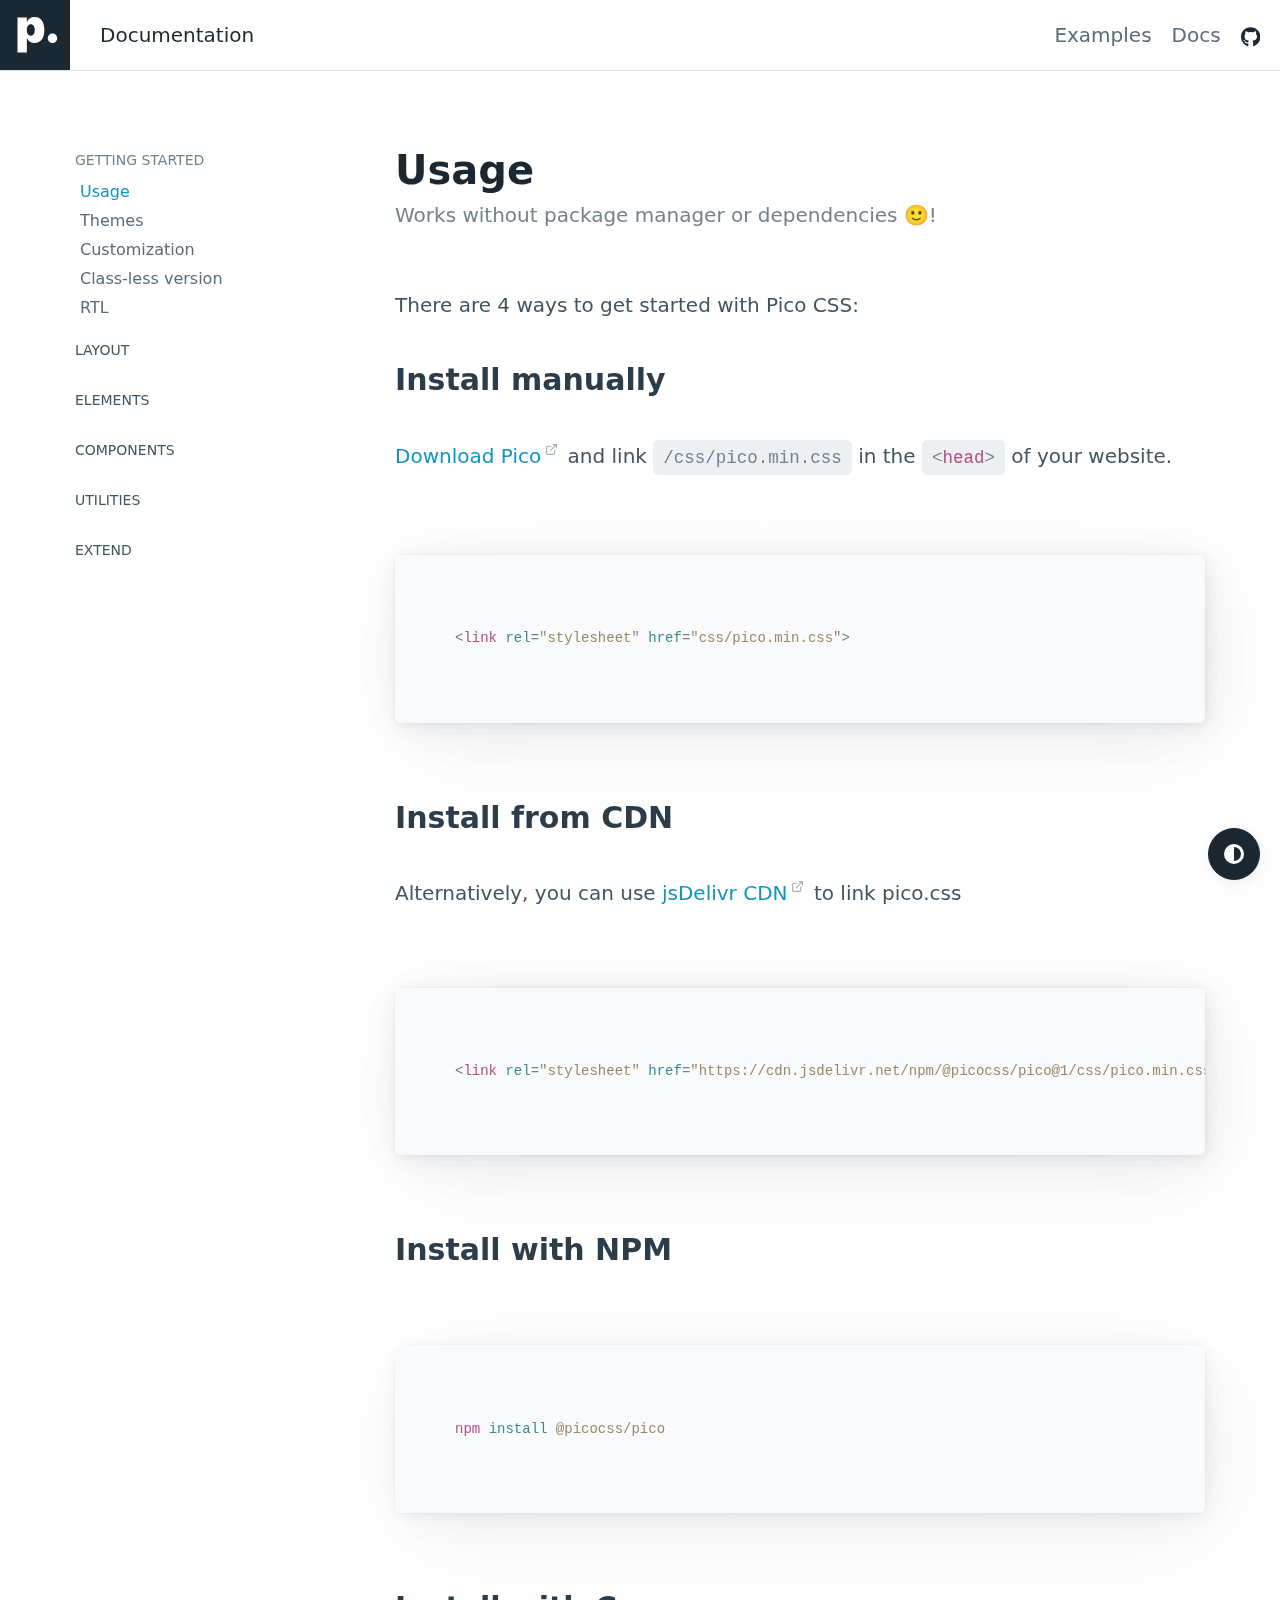
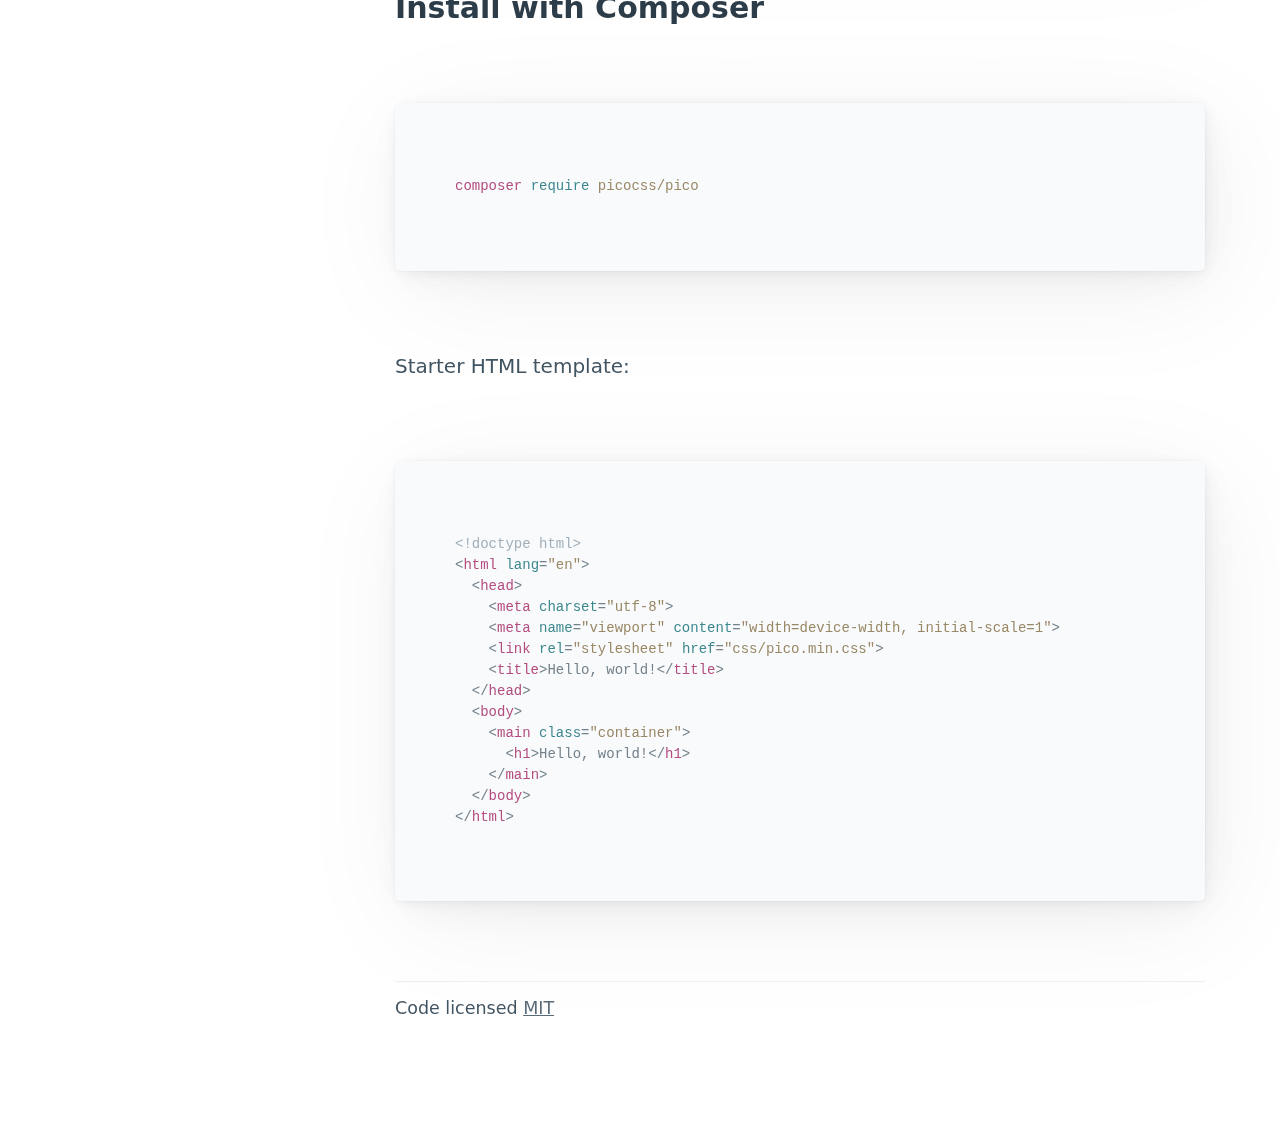
<file: docs/index.html>
<!doctype html><html lang="en"><head><meta charset="utf-8"><meta name="viewport" content="width=device-width,initial-scale=1"><title>Documentation • Pico CSS</title><meta name="description" content="Pico works without package manager or dependencies! There are 4 ways to get started with Pico CSS: manually, from a CDN, with NPM, or with Composer."><link rel="shortcut icon" href="https://picocss.com/favicon.ico"><link rel="stylesheet" href="../css/pico.min.css"><link rel="stylesheet" href="css/pico.docs.min.css"><link rel="canonical" href="https://picocss.com/docs/"></head><body><nav class="container-fluid"><ul><li><a href="https://picocss.com" aria-label="Back home"><svg aria-hidden="true" focusable="false" role="img" xmlns="http://www.w3.org/2000/svg" viewBox="0 0 1000 1000" height="56px"><path fill="currentColor" d="M633.43 429.23c0 118.38-49.76 184.72-138.87 184.72-53 0-92.04-25.37-108.62-67.32h-2.6v203.12H250V249.7h133.67v64.72h2.28c17.24-43.9 55.3-69.92 107-69.92 90.4 0 140.48 66.02 140.48 184.73zm-136.6 0c0-49.76-22.1-81.96-56.9-81.96s-56.9 32.2-57.24 82.28c.33 50.4 22.1 81.63 57.24 81.63 35.12 0 56.9-31.87 56.9-81.95zM682.5 547.5c0-37.32 30.18-67.5 67.5-67.5s67.5 30.18 67.5 67.5S787.32 615 750 615s-67.5-30.18-67.5-67.5z"/></svg></a></li><li>Documentation</li></ul><ul><li><a href="https://picocss.com#examples" class="secondary">Examples</a></li><li><a href="./" class="secondary">Docs</a></li><li><a href="https://github.com/picocss/pico" class="contrast" aria-label="Pico GitHub repository"><svg aria-hidden="true" focusable="false" role="img" xmlns="http://www.w3.org/2000/svg" viewBox="0 0 496 512" height="16px"><path fill="currentColor" d="M165.9 397.4c0 2-2.3 3.6-5.2 3.6-3.3.3-5.6-1.3-5.6-3.6 0-2 2.3-3.6 5.2-3.6 3-.3 5.6 1.3 5.6 3.6zm-31.1-4.5c-.7 2 1.3 4.3 4.3 4.9 2.6 1 5.6 0 6.2-2s-1.3-4.3-4.3-5.2c-2.6-.7-5.5.3-6.2 2.3zm44.2-1.7c-2.9.7-4.9 2.6-4.6 4.9.3 2 2.9 3.3 5.9 2.6 2.9-.7 4.9-2.6 4.6-4.6-.3-1.9-3-3.2-5.9-2.9zM244.8 8C106.1 8 0 113.3 0 252c0 110.9 69.8 205.8 169.5 239.2 12.8 2.3 17.3-5.6 17.3-12.1 0-6.2-.3-40.4-.3-61.4 0 0-70 15-84.7-29.8 0 0-11.4-29.1-27.8-36.6 0 0-22.9-15.7 1.6-15.4 0 0 24.9 2 38.6 25.8 21.9 38.6 58.6 27.5 72.9 20.9 2.3-16 8.8-27.1 16-33.7-55.9-6.2-112.3-14.3-112.3-110.5 0-27.5 7.6-41.3 23.6-58.9-2.6-6.5-11.1-33.3 2.6-67.9 20.9-6.5 69 27 69 27 20-5.6 41.5-8.5 62.8-8.5s42.8 2.9 62.8 8.5c0 0 48.1-33.6 69-27 13.7 34.7 5.2 61.4 2.6 67.9 16 17.7 25.8 31.5 25.8 58.9 0 96.5-58.9 104.2-114.8 110.5 9.2 7.9 17 22.9 17 46.4 0 33.7-.3 75.4-.3 83.6 0 6.5 4.6 14.4 17.3 12.1C428.2 457.8 496 362.9 496 252 496 113.3 383.5 8 244.8 8zM97.2 352.9c-1.3 1-1 3.3.7 5.2 1.6 1.6 3.9 2.3 5.2 1 1.3-1 1-3.3-.7-5.2-1.6-1.6-3.9-2.3-5.2-1zm-10.8-8.1c-.7 1.3.3 2.9 2.3 3.9 1.6 1 3.6.7 4.3-.7.7-1.3-.3-2.9-2.3-3.9-2-.6-3.6-.3-4.3.7zm32.4 35.6c-1.6 1.3-1 4.3 1.3 6.2 2.3 2.3 5.2 2.6 6.5 1 1.3-1.3.7-4.3-1.3-6.2-2.2-2.3-5.2-2.6-6.5-1zm-11.4-14.7c-1.6 1-1.6 3.6 0 5.9 1.6 2.3 4.3 3.3 5.6 2.3 1.6-1.3 1.6-3.9 0-6.2-1.4-2.3-4-3.3-5.6-2z"></path></svg></a></li></ul></nav><main class="container" id="docs"><aside><nav class="closed-on-mobile"><a href="./" class="secondary" id="toggle-docs-navigation"><svg xmlns="http://www.w3.org/2000/svg" class="expand" fill="currentColor" viewBox="0 0 16 16" height="16px"><title>Expand</title><path fill-rule="evenodd" d="M1 8a.5.5 0 0 1 .5-.5h13a.5.5 0 0 1 0 1h-13A.5.5 0 0 1 1 8zM7.646.146a.5.5 0 0 1 .708 0l2 2a.5.5 0 0 1-.708.708L8.5 1.707V5.5a.5.5 0 0 1-1 0V1.707L6.354 2.854a.5.5 0 1 1-.708-.708l2-2zM8 10a.5.5 0 0 1 .5.5v3.793l1.146-1.147a.5.5 0 0 1 .708.708l-2 2a.5.5 0 0 1-.708 0l-2-2a.5.5 0 0 1 .708-.708L7.5 14.293V10.5A.5.5 0 0 1 8 10z"></path></svg> <svg xmlns="http://www.w3.org/2000/svg" class="collapse" fill="currentColor" viewBox="0 0 16 16" height="16px"><title>Collapse</title><path fill-rule="evenodd" d="M1 8a.5.5 0 0 1 .5-.5h13a.5.5 0 0 1 0 1h-13A.5.5 0 0 1 1 8zm7-8a.5.5 0 0 1 .5.5v3.793l1.146-1.147a.5.5 0 0 1 .708.708l-2 2a.5.5 0 0 1-.708 0l-2-2a.5.5 0 1 1 .708-.708L7.5 4.293V.5A.5.5 0 0 1 8 0zm-.5 11.707l-1.146 1.147a.5.5 0 0 1-.708-.708l2-2a.5.5 0 0 1 .708 0l2 2a.5.5 0 0 1-.708.708L8.5 11.707V15.5a.5.5 0 0 1-1 0v-3.793z"></path></svg> Table of contents</a><details><summary>Getting started</summary><ul><li><a href="./" id="start-link" class="secondary">Usage</a></li><li><a href="./themes.html" id="themes-link" class="secondary">Themes</a></li><li><a href="./customization.html" id="customization-link" class="secondary">Customization</a></li><li><a href="./classless.html" id="classless-link" class="secondary">Class-less version</a></li><li><a href="./rtl.html" id="rtl-link" class="secondary">RTL</a></li></ul></details><details><summary>Layout</summary><ul><li><a href="./containers.html" id="containers-link" class="secondary">Containers</a></li><li><a href="./grid.html" id="grid-link" class="secondary">Grid</a></li><li><a href="./scroller.html" id="scroller-link" class="secondary">Horizontal scroller</a></li></ul></details><details><summary>Elements</summary><ul><li><a href="./typography.html" id="typography-link" class="secondary">Typography</a></li><li><a href="./buttons.html" id="buttons-link" class="secondary">Buttons</a></li><li><a href="./forms.html" id="forms-link" class="secondary">Forms</a></li><li><a href="./tables.html" id="tables-link" class="secondary">Tables</a></li></ul></details><details><summary>Components</summary><ul><li><a href="./accordions.html" id="accordions-link" class="secondary">Accordions</a></li><li><a href="./cards.html" id="cards-link" class="secondary">Cards</a></li><li><a href="./dropdowns.html" id="dropdowns-link" class="secondary">Dropdowns</a></li><li><a href="./modal.html" id="modal-link" class="secondary">Modal</a></li><li><a href="./navs.html" id="navs-link" class="secondary">Navs</a></li><li><a href="./progress.html" id="progress-link" class="secondary">Progress</a></li></ul></details><details><summary>Utilities</summary><ul><li><a href="./loading.html" id="loading-link" class="secondary">Loading</a></li><li><a href="./tooltips.html" id="tooltips-link" class="secondary">Tooltips</a></li></ul></details><details><summary>Extend</summary><ul><li><a href="./we-love-classes.html" id="we-love-classes-link" class="secondary">We love .classes</a></li></ul></details></nav><script>const activeLink=document.querySelector("aside a#start-link"),parentAccordion=activeLink.closest("details");activeLink.setAttribute("aria-current","page"),parentAccordion.setAttribute("open","true")</script></aside><div role="document"><section id="start"><hgroup><h1>Usage</h1><h2>Works without package manager or dependencies 🙂!</h2></hgroup><p>There are 4 ways to get started with Pico CSS:</p><h3>Install manually</h3><p><a href="https://github.com/picocss/pico/archive/refs/tags/v1.5.10.zip">Download Pico</a> and link <code>/css/pico.min.css</code> in the <code>&lt;<b>head</b>&gt;</code> of your website.</p><pre><code>&lt;<b>link</b> <i>rel</i>=<u>"stylesheet"</u> <i>href</i>=<u>"css/pico.min.css"</u>&gt;</code></pre><h3>Install from CDN</h3><p>Alternatively, you can use <a href="https://www.jsdelivr.com/package/npm/@picocss/pico">jsDelivr CDN</a> to link pico.css</p><pre><code>&lt;<b>link</b> <i>rel</i>=<u>"stylesheet"</u> <i>href</i>=<u>"https://cdn.jsdelivr.net/npm/@picocss/pico@1/css/pico.min.css"</u>&gt;</code></pre><h3>Install with NPM</h3><pre><code><b>npm</b> <i>install</i> <u>@picocss/pico</u></code></pre><h3>Install with Composer</h3><pre><code><b>composer</b> <i>require</i> <u>picocss/pico</u></code></pre><p>Starter HTML template:</p><pre><code><em>&lt;!doctype html&gt;</em>
&lt;<b>html</b> <i>lang</i>=<u>"en"</u>&gt;
  &lt;<b>head</b>&gt;
    &lt;<b>meta</b> <i>charset</i>=<u>"utf-8"</u>&gt;
    &lt;<b>meta</b> <i>name</i>=<u>"viewport"</u> <i>content</i>=<u>"width=device-width, initial-scale=1"</u>&gt;
    &lt;<b>link</b> <i>rel</i>=<u>"stylesheet"</u> <i>href</i>=<u>"css/pico.min.css"</u>&gt;
    &lt;<b>title</b>>Hello, world!&lt;/<b>title</b>&gt;
  &lt;/<b>head</b>&gt;
  &lt;<b>body</b>&gt;
    &lt;<b>main</b> <i>class</i>=<u>"container"</u>&gt;
      &lt;<b>h1</b>&gt;Hello, world!&lt;/<b>h1</b>&gt;
    &lt;/<b>main</b>&gt;
  &lt;/<b>body</b>&gt;
&lt;/<b>html</b>&gt;</code></pre></section><footer><hr><p><small>Code licensed <a href="https://github.com/picocss/pico/blob/master/LICENSE.md" class="secondary">MIT</a></small></p></footer></div></main><script src="js/commons.min.js"></script></body></html>
</file>
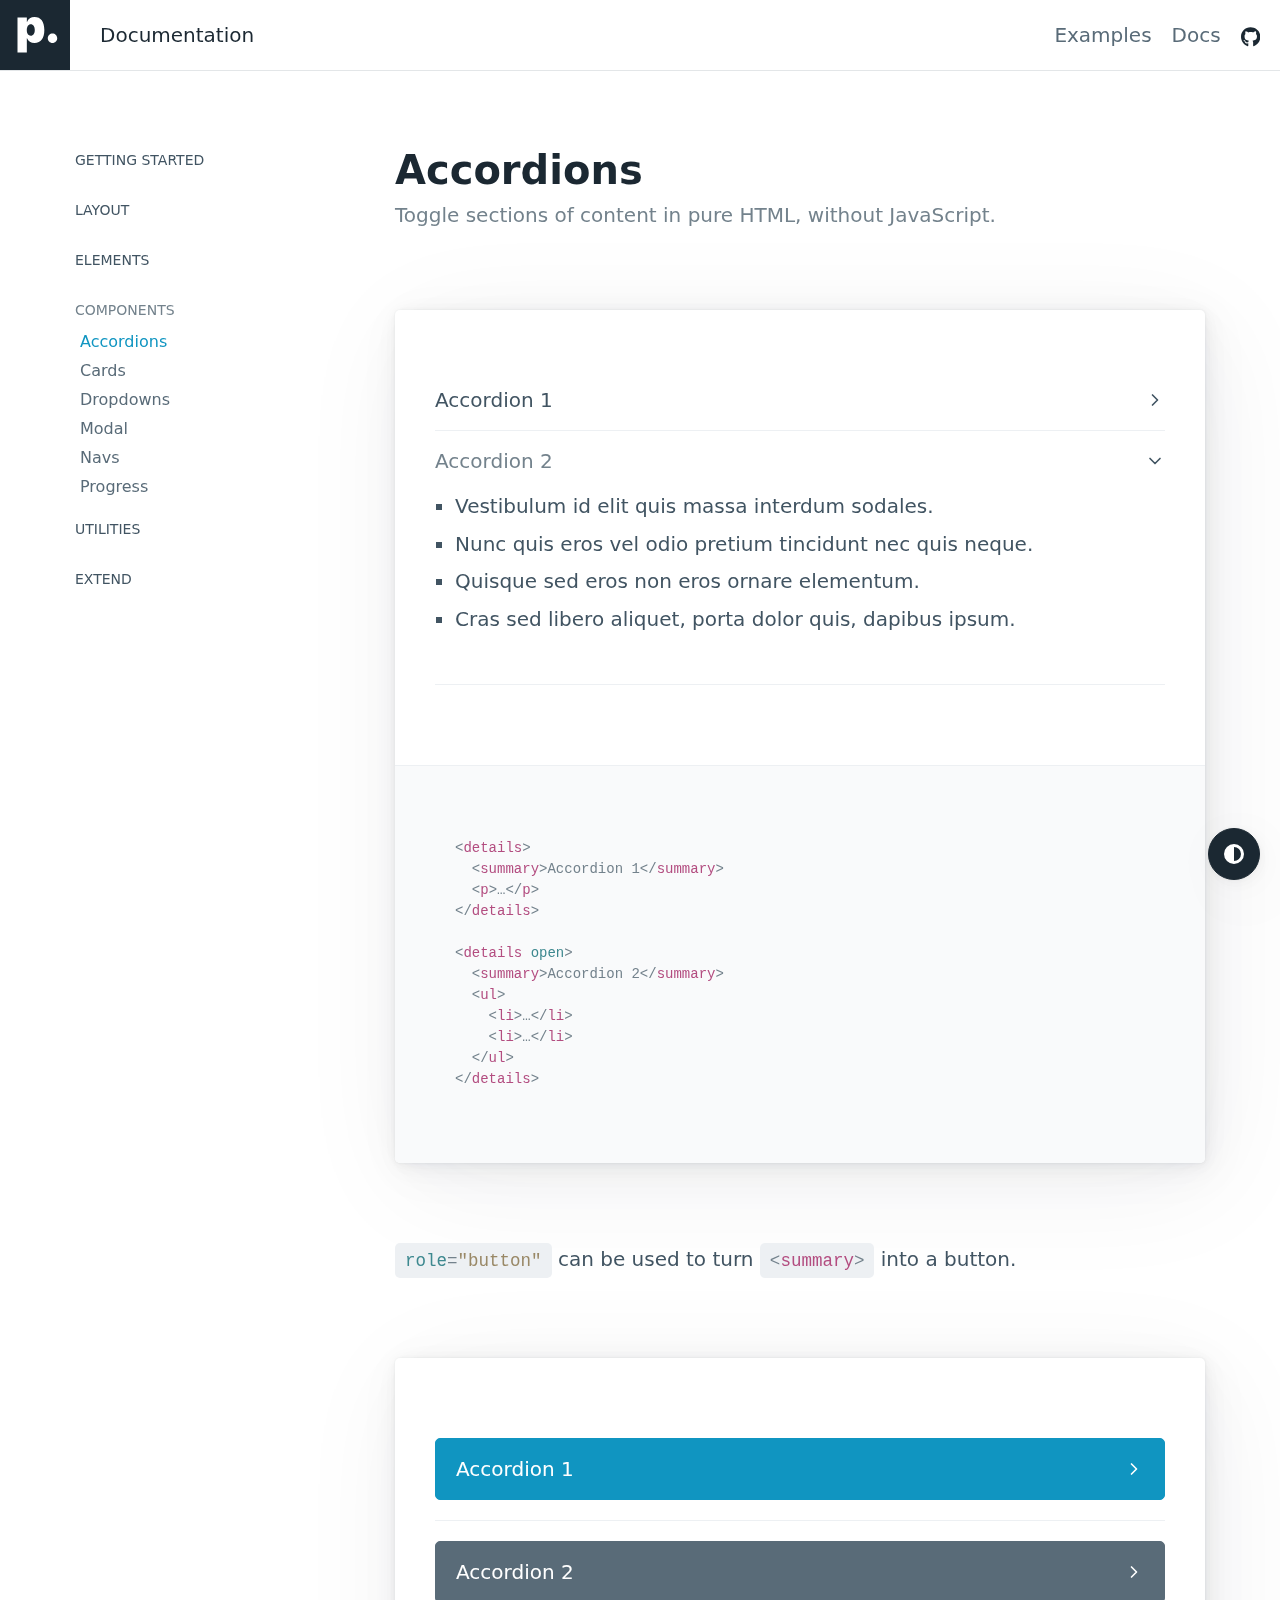
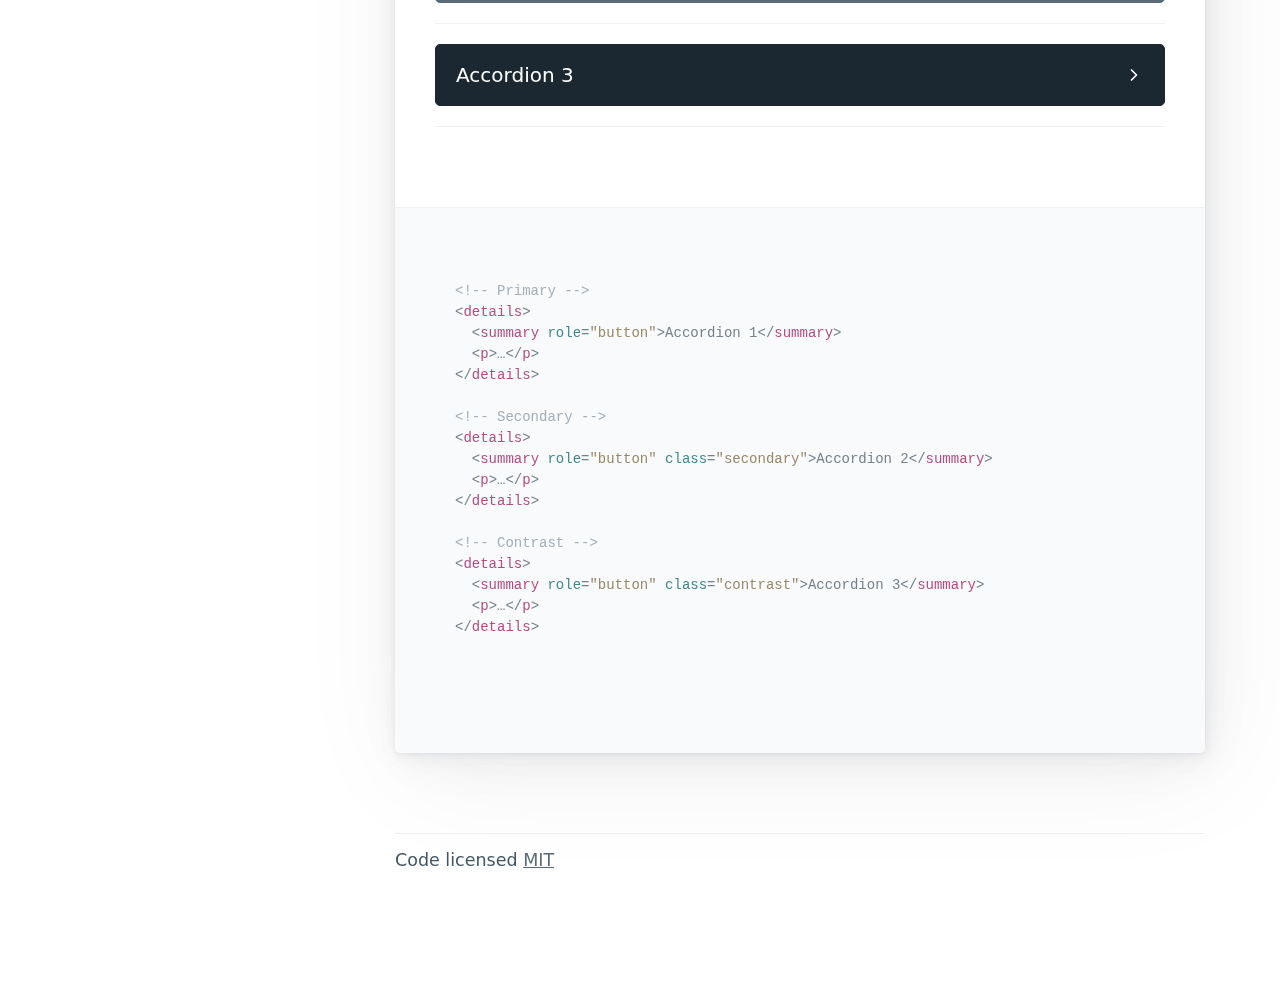
<file: docs/accordions.html>
<!doctype html><html lang="en"><head><meta charset="utf-8"><meta name="viewport" content="width=device-width,initial-scale=1"><title>Accordions • Pico CSS</title><meta name="description" content="Toggle sections of content in pure HTML, without JavaScript."><link rel="shortcut icon" href="https://picocss.com/favicon.ico"><link rel="stylesheet" href="../css/pico.min.css"><link rel="stylesheet" href="css/pico.docs.min.css"><link rel="canonical" href="https://picocss.com/docs/accordions.html"></head><body><nav class="container-fluid"><ul><li><a href="https://picocss.com" aria-label="Back home"><svg aria-hidden="true" focusable="false" role="img" xmlns="http://www.w3.org/2000/svg" viewBox="0 0 1000 1000" height="56px"><path fill="currentColor" d="M633.43 429.23c0 118.38-49.76 184.72-138.87 184.72-53 0-92.04-25.37-108.62-67.32h-2.6v203.12H250V249.7h133.67v64.72h2.28c17.24-43.9 55.3-69.92 107-69.92 90.4 0 140.48 66.02 140.48 184.73zm-136.6 0c0-49.76-22.1-81.96-56.9-81.96s-56.9 32.2-57.24 82.28c.33 50.4 22.1 81.63 57.24 81.63 35.12 0 56.9-31.87 56.9-81.95zM682.5 547.5c0-37.32 30.18-67.5 67.5-67.5s67.5 30.18 67.5 67.5S787.32 615 750 615s-67.5-30.18-67.5-67.5z"/></svg></a></li><li>Documentation</li></ul><ul><li><a href="https://picocss.com#examples" class="secondary">Examples</a></li><li><a href="./" class="secondary">Docs</a></li><li><a href="https://github.com/picocss/pico" class="contrast" aria-label="Pico GitHub repository"><svg aria-hidden="true" focusable="false" role="img" xmlns="http://www.w3.org/2000/svg" viewBox="0 0 496 512" height="16px"><path fill="currentColor" d="M165.9 397.4c0 2-2.3 3.6-5.2 3.6-3.3.3-5.6-1.3-5.6-3.6 0-2 2.3-3.6 5.2-3.6 3-.3 5.6 1.3 5.6 3.6zm-31.1-4.5c-.7 2 1.3 4.3 4.3 4.9 2.6 1 5.6 0 6.2-2s-1.3-4.3-4.3-5.2c-2.6-.7-5.5.3-6.2 2.3zm44.2-1.7c-2.9.7-4.9 2.6-4.6 4.9.3 2 2.9 3.3 5.9 2.6 2.9-.7 4.9-2.6 4.6-4.6-.3-1.9-3-3.2-5.9-2.9zM244.8 8C106.1 8 0 113.3 0 252c0 110.9 69.8 205.8 169.5 239.2 12.8 2.3 17.3-5.6 17.3-12.1 0-6.2-.3-40.4-.3-61.4 0 0-70 15-84.7-29.8 0 0-11.4-29.1-27.8-36.6 0 0-22.9-15.7 1.6-15.4 0 0 24.9 2 38.6 25.8 21.9 38.6 58.6 27.5 72.9 20.9 2.3-16 8.8-27.1 16-33.7-55.9-6.2-112.3-14.3-112.3-110.5 0-27.5 7.6-41.3 23.6-58.9-2.6-6.5-11.1-33.3 2.6-67.9 20.9-6.5 69 27 69 27 20-5.6 41.5-8.5 62.8-8.5s42.8 2.9 62.8 8.5c0 0 48.1-33.6 69-27 13.7 34.7 5.2 61.4 2.6 67.9 16 17.7 25.8 31.5 25.8 58.9 0 96.5-58.9 104.2-114.8 110.5 9.2 7.9 17 22.9 17 46.4 0 33.7-.3 75.4-.3 83.6 0 6.5 4.6 14.4 17.3 12.1C428.2 457.8 496 362.9 496 252 496 113.3 383.5 8 244.8 8zM97.2 352.9c-1.3 1-1 3.3.7 5.2 1.6 1.6 3.9 2.3 5.2 1 1.3-1 1-3.3-.7-5.2-1.6-1.6-3.9-2.3-5.2-1zm-10.8-8.1c-.7 1.3.3 2.9 2.3 3.9 1.6 1 3.6.7 4.3-.7.7-1.3-.3-2.9-2.3-3.9-2-.6-3.6-.3-4.3.7zm32.4 35.6c-1.6 1.3-1 4.3 1.3 6.2 2.3 2.3 5.2 2.6 6.5 1 1.3-1.3.7-4.3-1.3-6.2-2.2-2.3-5.2-2.6-6.5-1zm-11.4-14.7c-1.6 1-1.6 3.6 0 5.9 1.6 2.3 4.3 3.3 5.6 2.3 1.6-1.3 1.6-3.9 0-6.2-1.4-2.3-4-3.3-5.6-2z"></path></svg></a></li></ul></nav><main class="container" id="docs"><aside><nav class="closed-on-mobile"><a href="./" class="secondary" id="toggle-docs-navigation"><svg xmlns="http://www.w3.org/2000/svg" class="expand" fill="currentColor" viewBox="0 0 16 16" height="16px"><title>Expand</title><path fill-rule="evenodd" d="M1 8a.5.5 0 0 1 .5-.5h13a.5.5 0 0 1 0 1h-13A.5.5 0 0 1 1 8zM7.646.146a.5.5 0 0 1 .708 0l2 2a.5.5 0 0 1-.708.708L8.5 1.707V5.5a.5.5 0 0 1-1 0V1.707L6.354 2.854a.5.5 0 1 1-.708-.708l2-2zM8 10a.5.5 0 0 1 .5.5v3.793l1.146-1.147a.5.5 0 0 1 .708.708l-2 2a.5.5 0 0 1-.708 0l-2-2a.5.5 0 0 1 .708-.708L7.5 14.293V10.5A.5.5 0 0 1 8 10z"></path></svg> <svg xmlns="http://www.w3.org/2000/svg" class="collapse" fill="currentColor" viewBox="0 0 16 16" height="16px"><title>Collapse</title><path fill-rule="evenodd" d="M1 8a.5.5 0 0 1 .5-.5h13a.5.5 0 0 1 0 1h-13A.5.5 0 0 1 1 8zm7-8a.5.5 0 0 1 .5.5v3.793l1.146-1.147a.5.5 0 0 1 .708.708l-2 2a.5.5 0 0 1-.708 0l-2-2a.5.5 0 1 1 .708-.708L7.5 4.293V.5A.5.5 0 0 1 8 0zm-.5 11.707l-1.146 1.147a.5.5 0 0 1-.708-.708l2-2a.5.5 0 0 1 .708 0l2 2a.5.5 0 0 1-.708.708L8.5 11.707V15.5a.5.5 0 0 1-1 0v-3.793z"></path></svg> Table of contents</a><details><summary>Getting started</summary><ul><li><a href="./" id="start-link" class="secondary">Usage</a></li><li><a href="./themes.html" id="themes-link" class="secondary">Themes</a></li><li><a href="./customization.html" id="customization-link" class="secondary">Customization</a></li><li><a href="./classless.html" id="classless-link" class="secondary">Class-less version</a></li><li><a href="./rtl.html" id="rtl-link" class="secondary">RTL</a></li></ul></details><details><summary>Layout</summary><ul><li><a href="./containers.html" id="containers-link" class="secondary">Containers</a></li><li><a href="./grid.html" id="grid-link" class="secondary">Grid</a></li><li><a href="./scroller.html" id="scroller-link" class="secondary">Horizontal scroller</a></li></ul></details><details><summary>Elements</summary><ul><li><a href="./typography.html" id="typography-link" class="secondary">Typography</a></li><li><a href="./buttons.html" id="buttons-link" class="secondary">Buttons</a></li><li><a href="./forms.html" id="forms-link" class="secondary">Forms</a></li><li><a href="./tables.html" id="tables-link" class="secondary">Tables</a></li></ul></details><details><summary>Components</summary><ul><li><a href="./accordions.html" id="accordions-link" class="secondary">Accordions</a></li><li><a href="./cards.html" id="cards-link" class="secondary">Cards</a></li><li><a href="./dropdowns.html" id="dropdowns-link" class="secondary">Dropdowns</a></li><li><a href="./modal.html" id="modal-link" class="secondary">Modal</a></li><li><a href="./navs.html" id="navs-link" class="secondary">Navs</a></li><li><a href="./progress.html" id="progress-link" class="secondary">Progress</a></li></ul></details><details><summary>Utilities</summary><ul><li><a href="./loading.html" id="loading-link" class="secondary">Loading</a></li><li><a href="./tooltips.html" id="tooltips-link" class="secondary">Tooltips</a></li></ul></details><details><summary>Extend</summary><ul><li><a href="./we-love-classes.html" id="we-love-classes-link" class="secondary">We love .classes</a></li></ul></details></nav><script>const activeLink=document.querySelector("aside a#accordions-link"),parentAccordion=activeLink.closest("details");activeLink.setAttribute("aria-current","page"),parentAccordion.setAttribute("open","true")</script></aside><div role="document"><section id="accordions"><hgroup><h1>Accordions</h1><h2>Toggle sections of content in pure HTML, without JavaScript.</h2></hgroup><article aria-label="Accordions examples"><details><summary>Accordion 1</summary><p>Lorem ipsum dolor sit amet, consectetur adipiscing elit. Pellentesque urna diam, tincidunt nec porta sed, auctor id velit. Etiam venenatis nisl ut orci consequat, vitae tempus quam commodo. Nulla non mauris ipsum. Aliquam eu posuere orci. Nulla convallis lectus rutrum quam hendrerit, in facilisis elit sollicitudin. Mauris pulvinar pulvinar mi, dictum tristique elit auctor quis. Maecenas ac ipsum ultrices, porta turpis sit amet, congue turpis.</p></details><details open><summary>Accordion 2</summary><ul><li>Vestibulum id elit quis massa interdum sodales.</li><li>Nunc quis eros vel odio pretium tincidunt nec quis neque.</li><li>Quisque sed eros non eros ornare elementum.</li><li>Cras sed libero aliquet, porta dolor quis, dapibus ipsum.</li></ul></details><footer class="code"><pre><code>&lt;<b>details</b>&gt;
  &lt;<b>summary</b>&gt;Accordion 1&lt;/<b>summary</b>&gt;
  &lt;<b>p</b>&gt;…&lt;/<b>p</b>&gt;
&lt;/<b>details</b>&gt;

&lt;<b>details</b> <i>open</i>&gt;
  &lt;<b>summary</b>&gt;Accordion 2&lt;/<b>summary</b>&gt;
  &lt;<b>ul</b>&gt;
    &lt;<b>li</b>&gt;…&lt;/<b>li</b>&gt;
    &lt;<b>li</b>&gt;…&lt;/<b>li</b>&gt;
  &lt;/<b>ul</b>&gt;
&lt;/<b>details</b>&gt;</code></pre></footer></article><p><code><i>role</i>=<u>"button"</u></code> can be used to turn <code>&lt;<b>summary</b>&gt;</code> into a button.</p><article aria-label="Accordions buttons examples"><details><summary role="button">Accordion 1</summary><p>Aenean vestibulum nunc at libero congue, eu pretium nulla viverra. Fusce sed ex at est egestas vehicula. Integer sit amet lectus mi. Duis ut viverra mauris, at laoreet enim.</p></details><details><summary role="button" class="secondary">Accordion 2</summary><p>Quisque porta dictum ipsum nec vestibulum. Suspendisse non mi ac tellus scelerisque egestas. Sed vel nisi laoreet, rhoncus urna quis, luctus risus. Donec vitae molestie felis.</p></details><details><summary role="button" class="contrast">Accordion 3</summary><p>Praesent quam ipsum, condimentum non augue at, porttitor interdum tellus. Curabitur ultrices consectetur leo, a placerat mauris malesuada et. In quis varius risus.</p></details><footer class="code"><pre><code><em>&lt;!-- Primary --&gt;</em>
&lt;<b>details</b>&gt;
  &lt;<b>summary</b> <i>role</i>=<u>"button"</u>&gt;Accordion 1&lt;/<b>summary</b>&gt;
  &lt;<b>p</b>&gt;…&lt;/<b>p</b>&gt;
&lt;/<b>details</b>&gt;

<em>&lt;!-- Secondary --&gt;</em>
&lt;<b>details</b>&gt;
  &lt;<b>summary</b> <i>role</i>=<u>"button"</u> <i>class</i>=<u>"secondary"</u>&gt;Accordion 2&lt;/<b>summary</b>&gt;
  &lt;<b>p</b>&gt;…&lt;/<b>p</b>&gt;
&lt;/<b>details</b>&gt;

<em>&lt;!-- Contrast --&gt;</em>
&lt;<b>details</b>&gt;
  &lt;<b>summary</b> <i>role</i>=<u>"button"</u> <i>class</i>=<u>"contrast"</u>&gt;Accordion 3&lt;/<b>summary</b>&gt;
  &lt;<b>p</b>&gt;…&lt;/<b>p</b>&gt;
&lt;/<b>details</b>&gt;

            </code></pre></footer></article></section><footer><hr><p><small>Code licensed <a href="https://github.com/picocss/pico/blob/master/LICENSE.md" class="secondary">MIT</a></small></p></footer></div></main><script src="js/commons.min.js"></script></body></html>
</file>
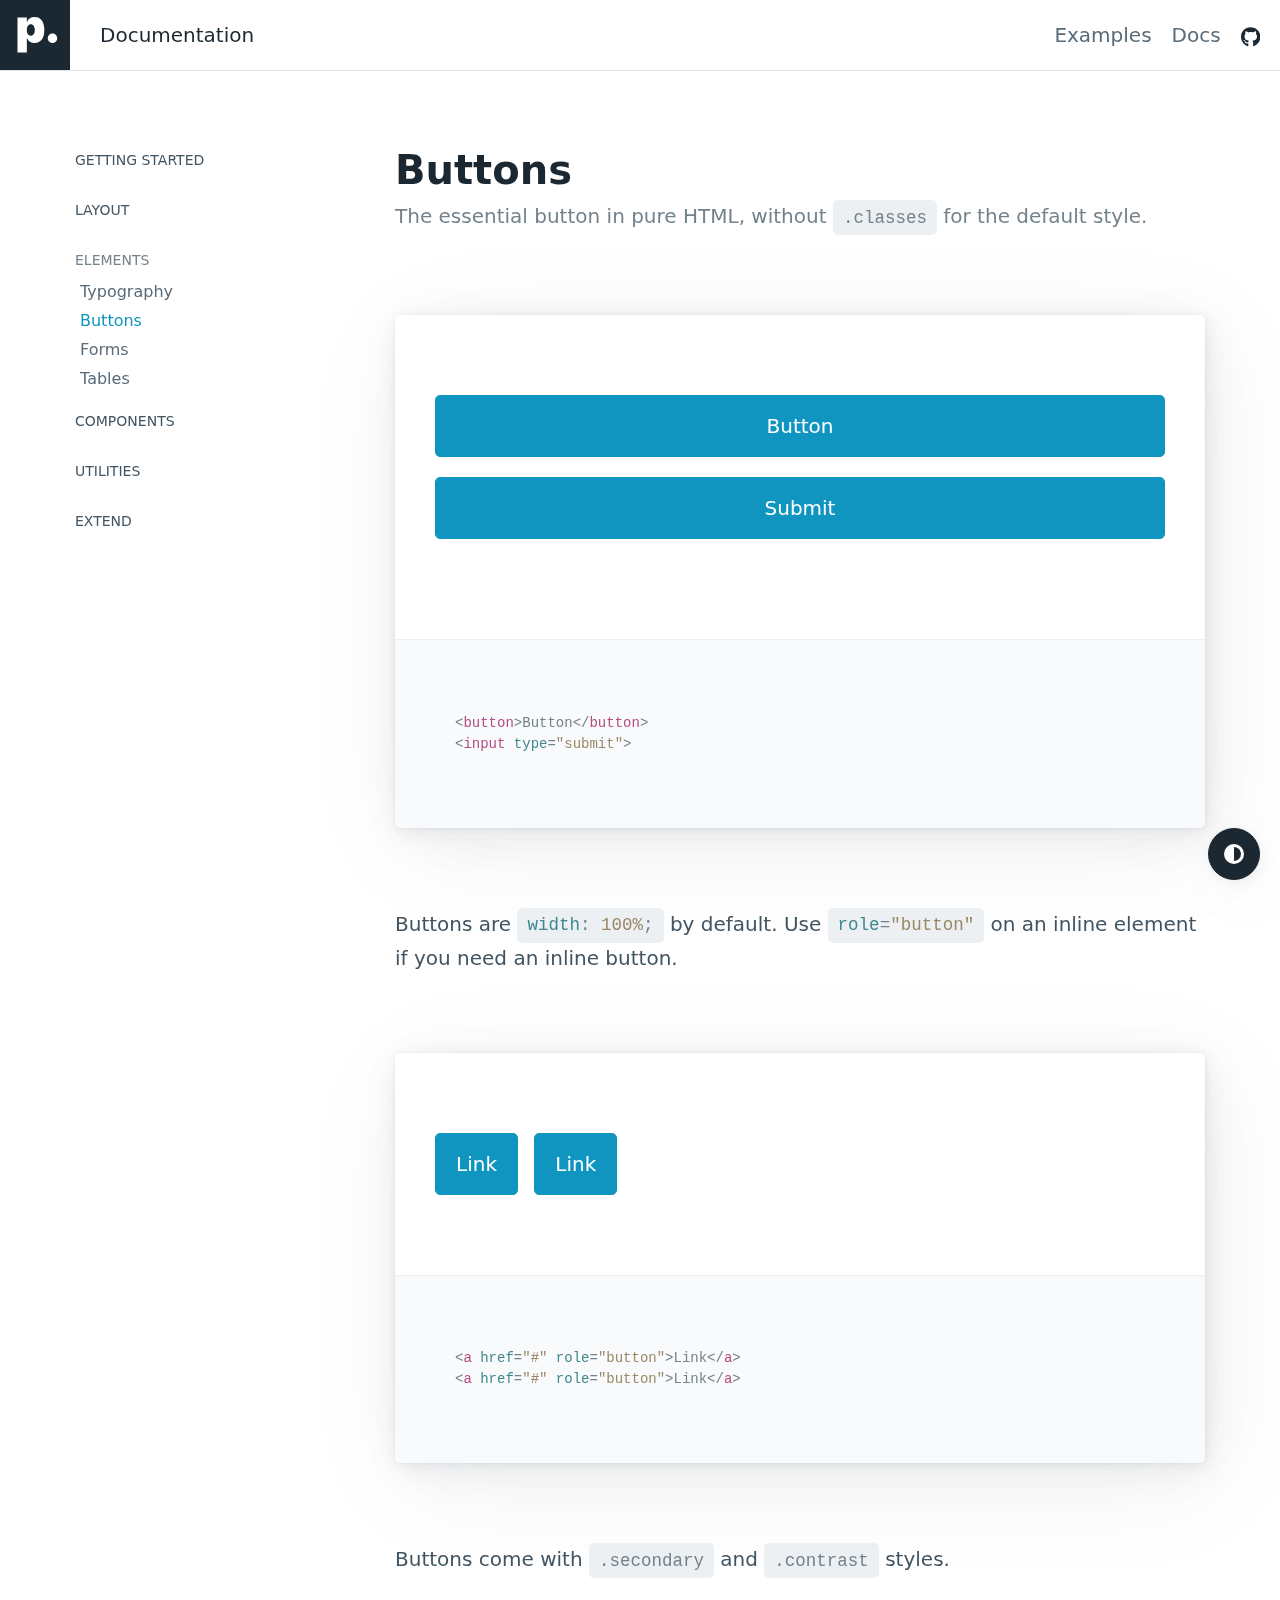
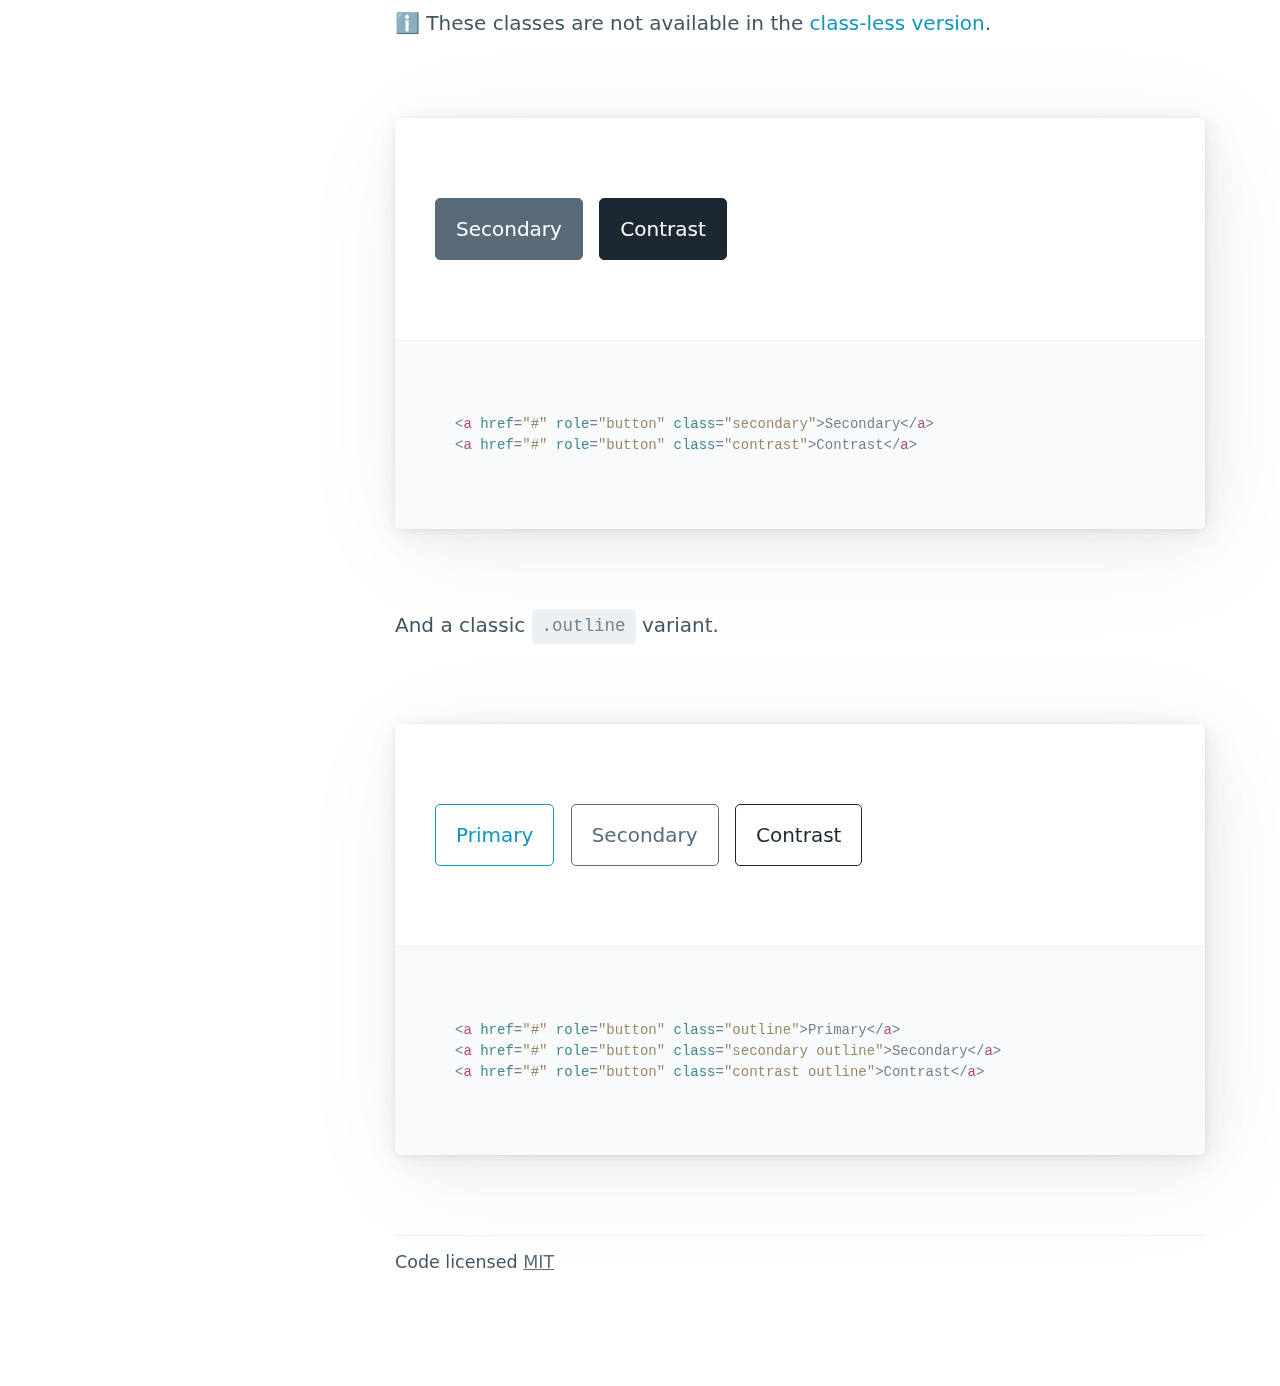
<file: docs/buttons.html>
<!doctype html><html lang="en"><head><meta charset="utf-8"><meta name="viewport" content="width=device-width,initial-scale=1"><title>Buttons • Pico CSS</title><meta name="description" content="The essential button in pure HTML, without .classes for the default style."><link rel="shortcut icon" href="https://picocss.com/favicon.ico"><link rel="stylesheet" href="../css/pico.min.css"><link rel="stylesheet" href="css/pico.docs.min.css"><link rel="canonical" href="https://picocss.com/docs/buttons.html"></head><body><nav class="container-fluid"><ul><li><a href="https://picocss.com" aria-label="Back home"><svg aria-hidden="true" focusable="false" role="img" xmlns="http://www.w3.org/2000/svg" viewBox="0 0 1000 1000" height="56px"><path fill="currentColor" d="M633.43 429.23c0 118.38-49.76 184.72-138.87 184.72-53 0-92.04-25.37-108.62-67.32h-2.6v203.12H250V249.7h133.67v64.72h2.28c17.24-43.9 55.3-69.92 107-69.92 90.4 0 140.48 66.02 140.48 184.73zm-136.6 0c0-49.76-22.1-81.96-56.9-81.96s-56.9 32.2-57.24 82.28c.33 50.4 22.1 81.63 57.24 81.63 35.12 0 56.9-31.87 56.9-81.95zM682.5 547.5c0-37.32 30.18-67.5 67.5-67.5s67.5 30.18 67.5 67.5S787.32 615 750 615s-67.5-30.18-67.5-67.5z"/></svg></a></li><li>Documentation</li></ul><ul><li><a href="https://picocss.com#examples" class="secondary">Examples</a></li><li><a href="./" class="secondary">Docs</a></li><li><a href="https://github.com/picocss/pico" class="contrast" aria-label="Pico GitHub repository"><svg aria-hidden="true" focusable="false" role="img" xmlns="http://www.w3.org/2000/svg" viewBox="0 0 496 512" height="16px"><path fill="currentColor" d="M165.9 397.4c0 2-2.3 3.6-5.2 3.6-3.3.3-5.6-1.3-5.6-3.6 0-2 2.3-3.6 5.2-3.6 3-.3 5.6 1.3 5.6 3.6zm-31.1-4.5c-.7 2 1.3 4.3 4.3 4.9 2.6 1 5.6 0 6.2-2s-1.3-4.3-4.3-5.2c-2.6-.7-5.5.3-6.2 2.3zm44.2-1.7c-2.9.7-4.9 2.6-4.6 4.9.3 2 2.9 3.3 5.9 2.6 2.9-.7 4.9-2.6 4.6-4.6-.3-1.9-3-3.2-5.9-2.9zM244.8 8C106.1 8 0 113.3 0 252c0 110.9 69.8 205.8 169.5 239.2 12.8 2.3 17.3-5.6 17.3-12.1 0-6.2-.3-40.4-.3-61.4 0 0-70 15-84.7-29.8 0 0-11.4-29.1-27.8-36.6 0 0-22.9-15.7 1.6-15.4 0 0 24.9 2 38.6 25.8 21.9 38.6 58.6 27.5 72.9 20.9 2.3-16 8.8-27.1 16-33.7-55.9-6.2-112.3-14.3-112.3-110.5 0-27.5 7.6-41.3 23.6-58.9-2.6-6.5-11.1-33.3 2.6-67.9 20.9-6.5 69 27 69 27 20-5.6 41.5-8.5 62.8-8.5s42.8 2.9 62.8 8.5c0 0 48.1-33.6 69-27 13.7 34.7 5.2 61.4 2.6 67.9 16 17.7 25.8 31.5 25.8 58.9 0 96.5-58.9 104.2-114.8 110.5 9.2 7.9 17 22.9 17 46.4 0 33.7-.3 75.4-.3 83.6 0 6.5 4.6 14.4 17.3 12.1C428.2 457.8 496 362.9 496 252 496 113.3 383.5 8 244.8 8zM97.2 352.9c-1.3 1-1 3.3.7 5.2 1.6 1.6 3.9 2.3 5.2 1 1.3-1 1-3.3-.7-5.2-1.6-1.6-3.9-2.3-5.2-1zm-10.8-8.1c-.7 1.3.3 2.9 2.3 3.9 1.6 1 3.6.7 4.3-.7.7-1.3-.3-2.9-2.3-3.9-2-.6-3.6-.3-4.3.7zm32.4 35.6c-1.6 1.3-1 4.3 1.3 6.2 2.3 2.3 5.2 2.6 6.5 1 1.3-1.3.7-4.3-1.3-6.2-2.2-2.3-5.2-2.6-6.5-1zm-11.4-14.7c-1.6 1-1.6 3.6 0 5.9 1.6 2.3 4.3 3.3 5.6 2.3 1.6-1.3 1.6-3.9 0-6.2-1.4-2.3-4-3.3-5.6-2z"></path></svg></a></li></ul></nav><main class="container" id="docs"><aside><nav class="closed-on-mobile"><a href="./" class="secondary" id="toggle-docs-navigation"><svg xmlns="http://www.w3.org/2000/svg" class="expand" fill="currentColor" viewBox="0 0 16 16" height="16px"><title>Expand</title><path fill-rule="evenodd" d="M1 8a.5.5 0 0 1 .5-.5h13a.5.5 0 0 1 0 1h-13A.5.5 0 0 1 1 8zM7.646.146a.5.5 0 0 1 .708 0l2 2a.5.5 0 0 1-.708.708L8.5 1.707V5.5a.5.5 0 0 1-1 0V1.707L6.354 2.854a.5.5 0 1 1-.708-.708l2-2zM8 10a.5.5 0 0 1 .5.5v3.793l1.146-1.147a.5.5 0 0 1 .708.708l-2 2a.5.5 0 0 1-.708 0l-2-2a.5.5 0 0 1 .708-.708L7.5 14.293V10.5A.5.5 0 0 1 8 10z"></path></svg> <svg xmlns="http://www.w3.org/2000/svg" class="collapse" fill="currentColor" viewBox="0 0 16 16" height="16px"><title>Collapse</title><path fill-rule="evenodd" d="M1 8a.5.5 0 0 1 .5-.5h13a.5.5 0 0 1 0 1h-13A.5.5 0 0 1 1 8zm7-8a.5.5 0 0 1 .5.5v3.793l1.146-1.147a.5.5 0 0 1 .708.708l-2 2a.5.5 0 0 1-.708 0l-2-2a.5.5 0 1 1 .708-.708L7.5 4.293V.5A.5.5 0 0 1 8 0zm-.5 11.707l-1.146 1.147a.5.5 0 0 1-.708-.708l2-2a.5.5 0 0 1 .708 0l2 2a.5.5 0 0 1-.708.708L8.5 11.707V15.5a.5.5 0 0 1-1 0v-3.793z"></path></svg> Table of contents</a><details><summary>Getting started</summary><ul><li><a href="./" id="start-link" class="secondary">Usage</a></li><li><a href="./themes.html" id="themes-link" class="secondary">Themes</a></li><li><a href="./customization.html" id="customization-link" class="secondary">Customization</a></li><li><a href="./classless.html" id="classless-link" class="secondary">Class-less version</a></li><li><a href="./rtl.html" id="rtl-link" class="secondary">RTL</a></li></ul></details><details><summary>Layout</summary><ul><li><a href="./containers.html" id="containers-link" class="secondary">Containers</a></li><li><a href="./grid.html" id="grid-link" class="secondary">Grid</a></li><li><a href="./scroller.html" id="scroller-link" class="secondary">Horizontal scroller</a></li></ul></details><details><summary>Elements</summary><ul><li><a href="./typography.html" id="typography-link" class="secondary">Typography</a></li><li><a href="./buttons.html" id="buttons-link" class="secondary">Buttons</a></li><li><a href="./forms.html" id="forms-link" class="secondary">Forms</a></li><li><a href="./tables.html" id="tables-link" class="secondary">Tables</a></li></ul></details><details><summary>Components</summary><ul><li><a href="./accordions.html" id="accordions-link" class="secondary">Accordions</a></li><li><a href="./cards.html" id="cards-link" class="secondary">Cards</a></li><li><a href="./dropdowns.html" id="dropdowns-link" class="secondary">Dropdowns</a></li><li><a href="./modal.html" id="modal-link" class="secondary">Modal</a></li><li><a href="./navs.html" id="navs-link" class="secondary">Navs</a></li><li><a href="./progress.html" id="progress-link" class="secondary">Progress</a></li></ul></details><details><summary>Utilities</summary><ul><li><a href="./loading.html" id="loading-link" class="secondary">Loading</a></li><li><a href="./tooltips.html" id="tooltips-link" class="secondary">Tooltips</a></li></ul></details><details><summary>Extend</summary><ul><li><a href="./we-love-classes.html" id="we-love-classes-link" class="secondary">We love .classes</a></li></ul></details></nav><script>const activeLink=document.querySelector("aside a#buttons-link"),parentAccordion=activeLink.closest("details");activeLink.setAttribute("aria-current","page"),parentAccordion.setAttribute("open","true")</script></aside><div role="document"><section id="buttons"><hgroup><h1>Buttons</h1><h2>The essential button in pure HTML, without <code>.classes</code> for the default style.</h2></hgroup><article aria-label="Button example"><button aria-label="Button">Button</button> <input type="submit"><footer class="code"><pre><code>&lt;<b>button</b>&gt;Button&lt;/<b>button</b>&gt;
&lt;<b>input</b> <i>type</i>=<u>"submit"</u>&gt;</code></pre></footer></article><p>Buttons are <code><i>width</i>: <u>100%</u>;</code> by default. Use <code><i>role</i>=<u>"button"</u></code> on an inline element if you need an inline button.</p><article aria-label="Inline buttons examples"><a href="#" onclick="event.preventDefault()" role="button">Link</a> <a href="#" onclick="event.preventDefault()" role="button">Link</a><footer class="code"><pre><code>&lt;<b>a</b> <i>href</i>=<u>"#"</u> <i>role</i>=<u>"button"</u>&gt;Link&lt;/<b>a</b>&gt;
&lt;<b>a</b> <i>href</i>=<u>"#"</u> <i>role</i>=<u>"button"</u>&gt;Link&lt;/<b>a</b>&gt;</code></pre></footer></article><p>Buttons come with <code>.secondary</code> and <code>.contrast</code> styles.</p><p>ℹ️&nbsp;These classes are not available in the <a href="classless.html">class-less version</a>.</p><article aria-label="Buttons styles examples"><a href="#" onclick="event.preventDefault()" role="button" class="secondary">Secondary</a> <a href="#" onclick="event.preventDefault()" role="button" class="contrast">Contrast</a><footer class="code"><pre><code>&lt;<b>a</b> <i>href</i>=<u>"#"</u> <i>role</i>=<u>"button"</u> <i>class</i>=<u>"secondary"</u>&gt;Secondary&lt;/<b>a</b>&gt;
&lt;<b>a</b> <i>href</i>=<u>"#"</u> <i>role</i>=<u>"button"</u> <i>class</i>=<u>"contrast"</u>&gt;Contrast&lt;/<b>a</b>&gt;</code></pre></footer></article><p>And a classic <code>.outline</code> variant.</p><article aria-label="Outline style examples"><a href="#" onclick="event.preventDefault()" role="button" class="outline">Primary</a> <a href="#" onclick="event.preventDefault()" role="button" class="secondary outline">Secondary</a> <a href="#" onclick="event.preventDefault()" role="button" class="contrast outline">Contrast</a><footer class="code"><pre><code>&lt;<b>a</b> <i>href</i>=<u>"#"</u> <i>role</i>=<u>"button"</u> <i>class</i>=<u>"outline"</u>&gt;Primary&lt;/<b>a</b>&gt;
&lt;<b>a</b> <i>href</i>=<u>"#"</u> <i>role</i>=<u>"button"</u> <i>class</i>=<u>"secondary outline"</u>&gt;Secondary&lt;/<b>a</b>&gt;
&lt;<b>a</b> <i>href</i>=<u>"#"</u> <i>role</i>=<u>"button"</u> <i>class</i>=<u>"contrast outline"</u>&gt;Contrast&lt;/<b>a</b>&gt;</code></pre></footer></article></section><footer><hr><p><small>Code licensed <a href="https://github.com/picocss/pico/blob/master/LICENSE.md" class="secondary">MIT</a></small></p></footer></div></main><script src="js/commons.min.js"></script></body></html>
</file>
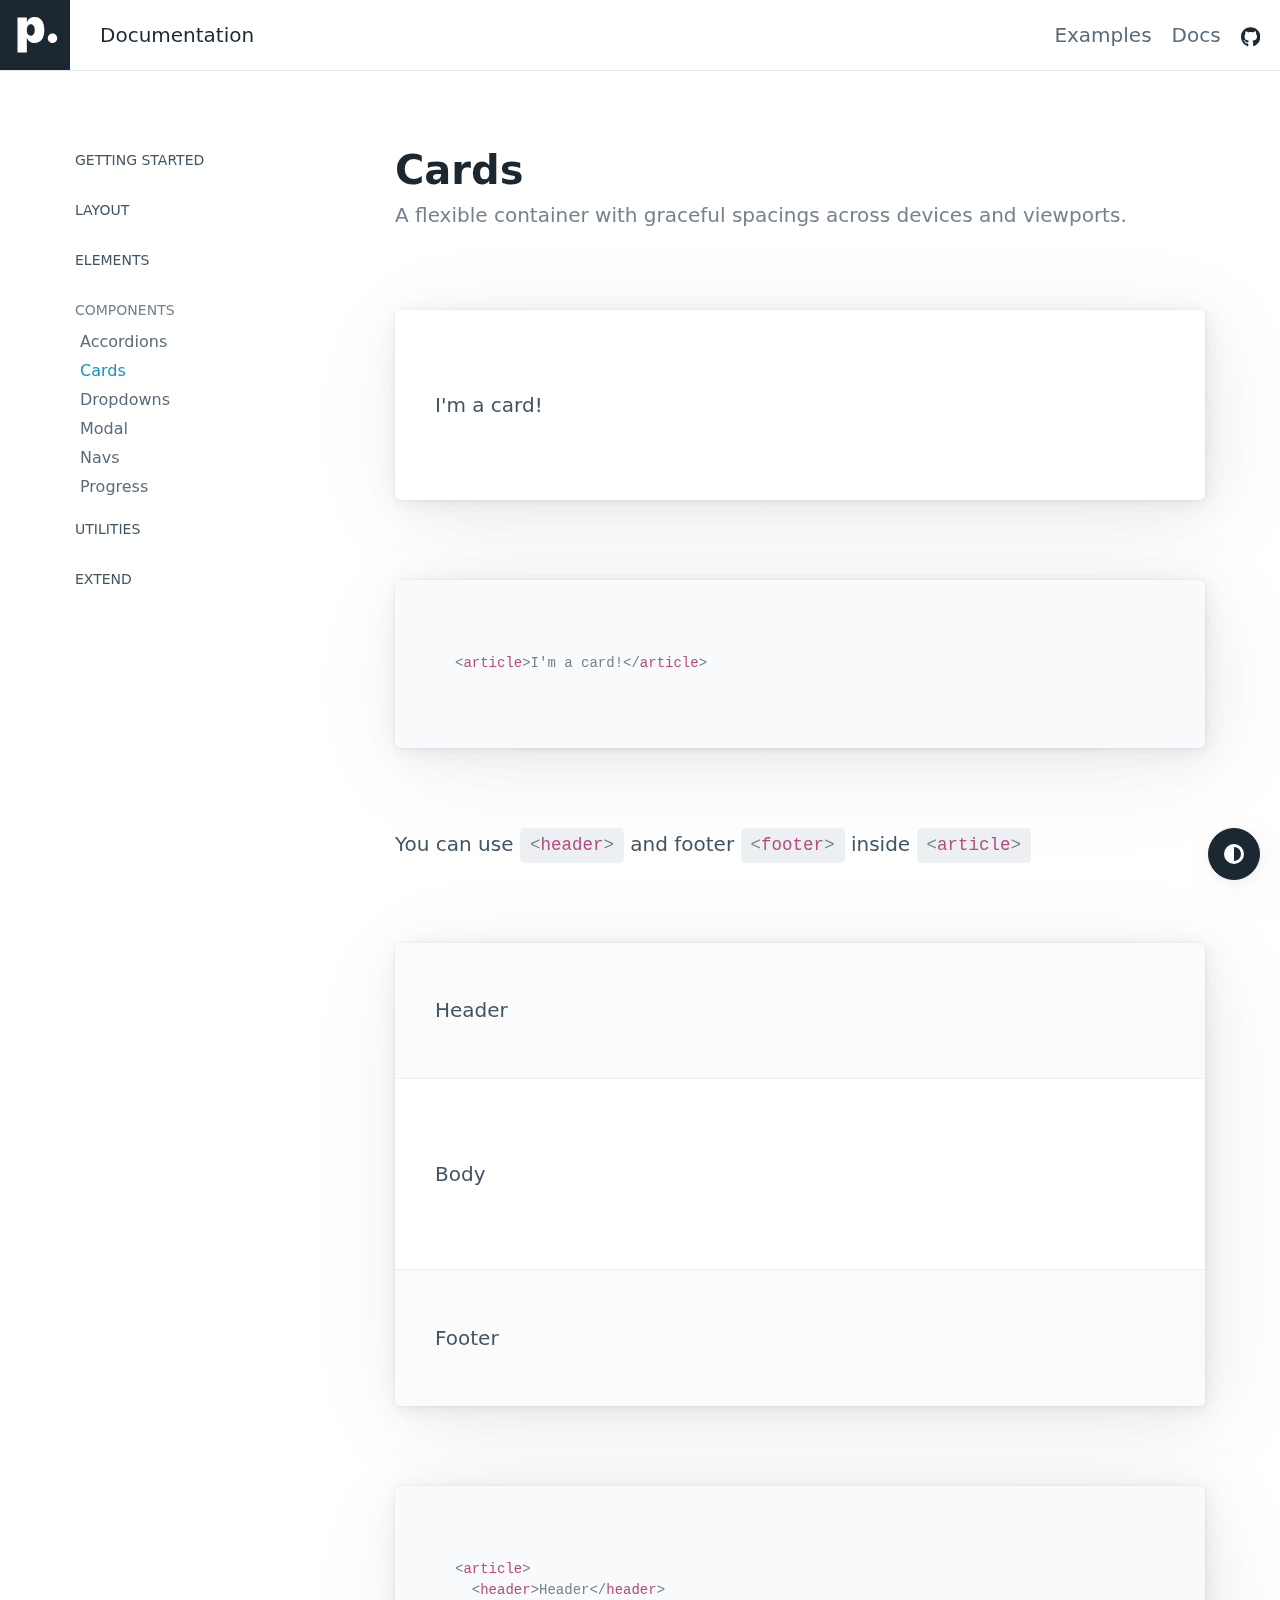
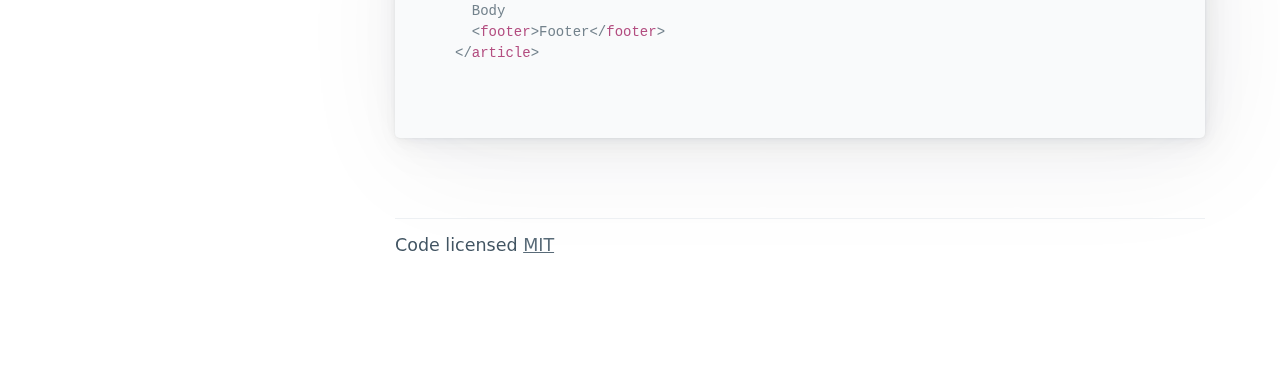
<file: docs/cards.html>
<!doctype html><html lang="en"><head><meta charset="utf-8"><meta name="viewport" content="width=device-width,initial-scale=1"><title>Cards • Pico CSS</title><meta name="description" content="A flexible container with graceful spacings across devices and viewports."><link rel="shortcut icon" href="https://picocss.com/favicon.ico"><link rel="stylesheet" href="../css/pico.min.css"><link rel="stylesheet" href="css/pico.docs.min.css"><link rel="canonical" href="https://picocss.com/docs/cards.html"></head><body><nav class="container-fluid"><ul><li><a href="https://picocss.com" aria-label="Back home"><svg aria-hidden="true" focusable="false" role="img" xmlns="http://www.w3.org/2000/svg" viewBox="0 0 1000 1000" height="56px"><path fill="currentColor" d="M633.43 429.23c0 118.38-49.76 184.72-138.87 184.72-53 0-92.04-25.37-108.62-67.32h-2.6v203.12H250V249.7h133.67v64.72h2.28c17.24-43.9 55.3-69.92 107-69.92 90.4 0 140.48 66.02 140.48 184.73zm-136.6 0c0-49.76-22.1-81.96-56.9-81.96s-56.9 32.2-57.24 82.28c.33 50.4 22.1 81.63 57.24 81.63 35.12 0 56.9-31.87 56.9-81.95zM682.5 547.5c0-37.32 30.18-67.5 67.5-67.5s67.5 30.18 67.5 67.5S787.32 615 750 615s-67.5-30.18-67.5-67.5z"/></svg></a></li><li>Documentation</li></ul><ul><li><a href="https://picocss.com#examples" class="secondary">Examples</a></li><li><a href="./" class="secondary">Docs</a></li><li><a href="https://github.com/picocss/pico" class="contrast" aria-label="Pico GitHub repository"><svg aria-hidden="true" focusable="false" role="img" xmlns="http://www.w3.org/2000/svg" viewBox="0 0 496 512" height="16px"><path fill="currentColor" d="M165.9 397.4c0 2-2.3 3.6-5.2 3.6-3.3.3-5.6-1.3-5.6-3.6 0-2 2.3-3.6 5.2-3.6 3-.3 5.6 1.3 5.6 3.6zm-31.1-4.5c-.7 2 1.3 4.3 4.3 4.9 2.6 1 5.6 0 6.2-2s-1.3-4.3-4.3-5.2c-2.6-.7-5.5.3-6.2 2.3zm44.2-1.7c-2.9.7-4.9 2.6-4.6 4.9.3 2 2.9 3.3 5.9 2.6 2.9-.7 4.9-2.6 4.6-4.6-.3-1.9-3-3.2-5.9-2.9zM244.8 8C106.1 8 0 113.3 0 252c0 110.9 69.8 205.8 169.5 239.2 12.8 2.3 17.3-5.6 17.3-12.1 0-6.2-.3-40.4-.3-61.4 0 0-70 15-84.7-29.8 0 0-11.4-29.1-27.8-36.6 0 0-22.9-15.7 1.6-15.4 0 0 24.9 2 38.6 25.8 21.9 38.6 58.6 27.5 72.9 20.9 2.3-16 8.8-27.1 16-33.7-55.9-6.2-112.3-14.3-112.3-110.5 0-27.5 7.6-41.3 23.6-58.9-2.6-6.5-11.1-33.3 2.6-67.9 20.9-6.5 69 27 69 27 20-5.6 41.5-8.5 62.8-8.5s42.8 2.9 62.8 8.5c0 0 48.1-33.6 69-27 13.7 34.7 5.2 61.4 2.6 67.9 16 17.7 25.8 31.5 25.8 58.9 0 96.5-58.9 104.2-114.8 110.5 9.2 7.9 17 22.9 17 46.4 0 33.7-.3 75.4-.3 83.6 0 6.5 4.6 14.4 17.3 12.1C428.2 457.8 496 362.9 496 252 496 113.3 383.5 8 244.8 8zM97.2 352.9c-1.3 1-1 3.3.7 5.2 1.6 1.6 3.9 2.3 5.2 1 1.3-1 1-3.3-.7-5.2-1.6-1.6-3.9-2.3-5.2-1zm-10.8-8.1c-.7 1.3.3 2.9 2.3 3.9 1.6 1 3.6.7 4.3-.7.7-1.3-.3-2.9-2.3-3.9-2-.6-3.6-.3-4.3.7zm32.4 35.6c-1.6 1.3-1 4.3 1.3 6.2 2.3 2.3 5.2 2.6 6.5 1 1.3-1.3.7-4.3-1.3-6.2-2.2-2.3-5.2-2.6-6.5-1zm-11.4-14.7c-1.6 1-1.6 3.6 0 5.9 1.6 2.3 4.3 3.3 5.6 2.3 1.6-1.3 1.6-3.9 0-6.2-1.4-2.3-4-3.3-5.6-2z"></path></svg></a></li></ul></nav><main class="container" id="docs"><aside><nav class="closed-on-mobile"><a href="./" class="secondary" id="toggle-docs-navigation"><svg xmlns="http://www.w3.org/2000/svg" class="expand" fill="currentColor" viewBox="0 0 16 16" height="16px"><title>Expand</title><path fill-rule="evenodd" d="M1 8a.5.5 0 0 1 .5-.5h13a.5.5 0 0 1 0 1h-13A.5.5 0 0 1 1 8zM7.646.146a.5.5 0 0 1 .708 0l2 2a.5.5 0 0 1-.708.708L8.5 1.707V5.5a.5.5 0 0 1-1 0V1.707L6.354 2.854a.5.5 0 1 1-.708-.708l2-2zM8 10a.5.5 0 0 1 .5.5v3.793l1.146-1.147a.5.5 0 0 1 .708.708l-2 2a.5.5 0 0 1-.708 0l-2-2a.5.5 0 0 1 .708-.708L7.5 14.293V10.5A.5.5 0 0 1 8 10z"></path></svg> <svg xmlns="http://www.w3.org/2000/svg" class="collapse" fill="currentColor" viewBox="0 0 16 16" height="16px"><title>Collapse</title><path fill-rule="evenodd" d="M1 8a.5.5 0 0 1 .5-.5h13a.5.5 0 0 1 0 1h-13A.5.5 0 0 1 1 8zm7-8a.5.5 0 0 1 .5.5v3.793l1.146-1.147a.5.5 0 0 1 .708.708l-2 2a.5.5 0 0 1-.708 0l-2-2a.5.5 0 1 1 .708-.708L7.5 4.293V.5A.5.5 0 0 1 8 0zm-.5 11.707l-1.146 1.147a.5.5 0 0 1-.708-.708l2-2a.5.5 0 0 1 .708 0l2 2a.5.5 0 0 1-.708.708L8.5 11.707V15.5a.5.5 0 0 1-1 0v-3.793z"></path></svg> Table of contents</a><details><summary>Getting started</summary><ul><li><a href="./" id="start-link" class="secondary">Usage</a></li><li><a href="./themes.html" id="themes-link" class="secondary">Themes</a></li><li><a href="./customization.html" id="customization-link" class="secondary">Customization</a></li><li><a href="./classless.html" id="classless-link" class="secondary">Class-less version</a></li><li><a href="./rtl.html" id="rtl-link" class="secondary">RTL</a></li></ul></details><details><summary>Layout</summary><ul><li><a href="./containers.html" id="containers-link" class="secondary">Containers</a></li><li><a href="./grid.html" id="grid-link" class="secondary">Grid</a></li><li><a href="./scroller.html" id="scroller-link" class="secondary">Horizontal scroller</a></li></ul></details><details><summary>Elements</summary><ul><li><a href="./typography.html" id="typography-link" class="secondary">Typography</a></li><li><a href="./buttons.html" id="buttons-link" class="secondary">Buttons</a></li><li><a href="./forms.html" id="forms-link" class="secondary">Forms</a></li><li><a href="./tables.html" id="tables-link" class="secondary">Tables</a></li></ul></details><details><summary>Components</summary><ul><li><a href="./accordions.html" id="accordions-link" class="secondary">Accordions</a></li><li><a href="./cards.html" id="cards-link" class="secondary">Cards</a></li><li><a href="./dropdowns.html" id="dropdowns-link" class="secondary">Dropdowns</a></li><li><a href="./modal.html" id="modal-link" class="secondary">Modal</a></li><li><a href="./navs.html" id="navs-link" class="secondary">Navs</a></li><li><a href="./progress.html" id="progress-link" class="secondary">Progress</a></li></ul></details><details><summary>Utilities</summary><ul><li><a href="./loading.html" id="loading-link" class="secondary">Loading</a></li><li><a href="./tooltips.html" id="tooltips-link" class="secondary">Tooltips</a></li></ul></details><details><summary>Extend</summary><ul><li><a href="./we-love-classes.html" id="we-love-classes-link" class="secondary">We love .classes</a></li></ul></details></nav><script>const activeLink=document.querySelector("aside a#cards-link"),parentAccordion=activeLink.closest("details");activeLink.setAttribute("aria-current","page"),parentAccordion.setAttribute("open","true")</script></aside><div role="document"><section id="cards"><hgroup><h1>Cards</h1><h2>A flexible container with graceful spacings across devices and viewports.</h2></hgroup><article aria-label="Card example">I'm a card!</article><pre><code>&lt;<b>article</b>&gt;I'm a card!&lt;/<b>article</b>&gt;</code></pre><p>You can use <code>&lt;<b>header</b>&gt;</code> and footer <code>&lt;<b>footer</b>&gt;</code> inside <code>&lt;<b>article</b>&gt;</code></p><article aria-label="Card sectioning example"><header>Header</header>Body<footer>Footer</footer></article><pre><code>&lt;<b>article</b>&gt;
  &lt;<b>header</b>&gt;Header&lt;/<b>header</b>&gt;
  Body
  &lt;<b>footer</b>&gt;Footer&lt;/<b>footer</b>&gt;
&lt;/<b>article</b>&gt;</code></pre></section><footer><hr><p><small>Code licensed <a href="https://github.com/picocss/pico/blob/master/LICENSE.md" class="secondary">MIT</a></small></p></footer></div></main><script src="js/commons.min.js"></script></body></html>
</file>
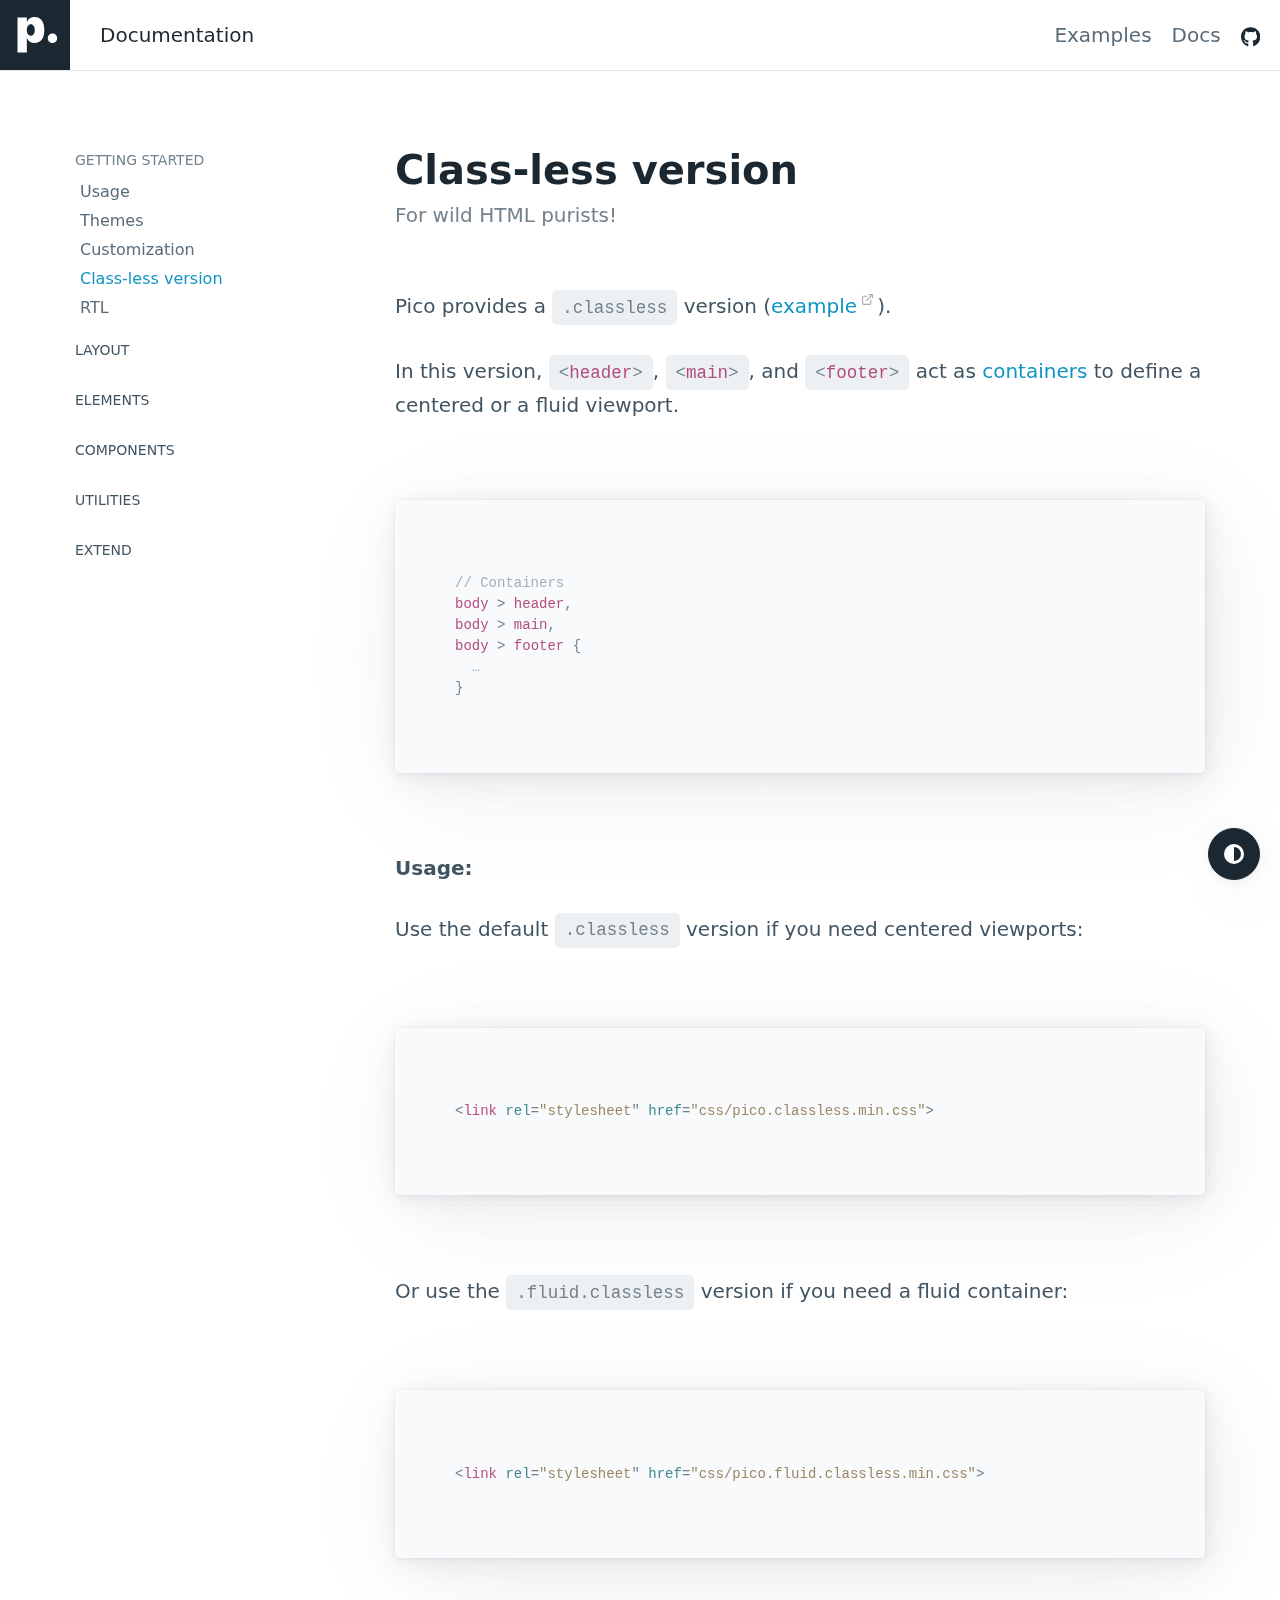
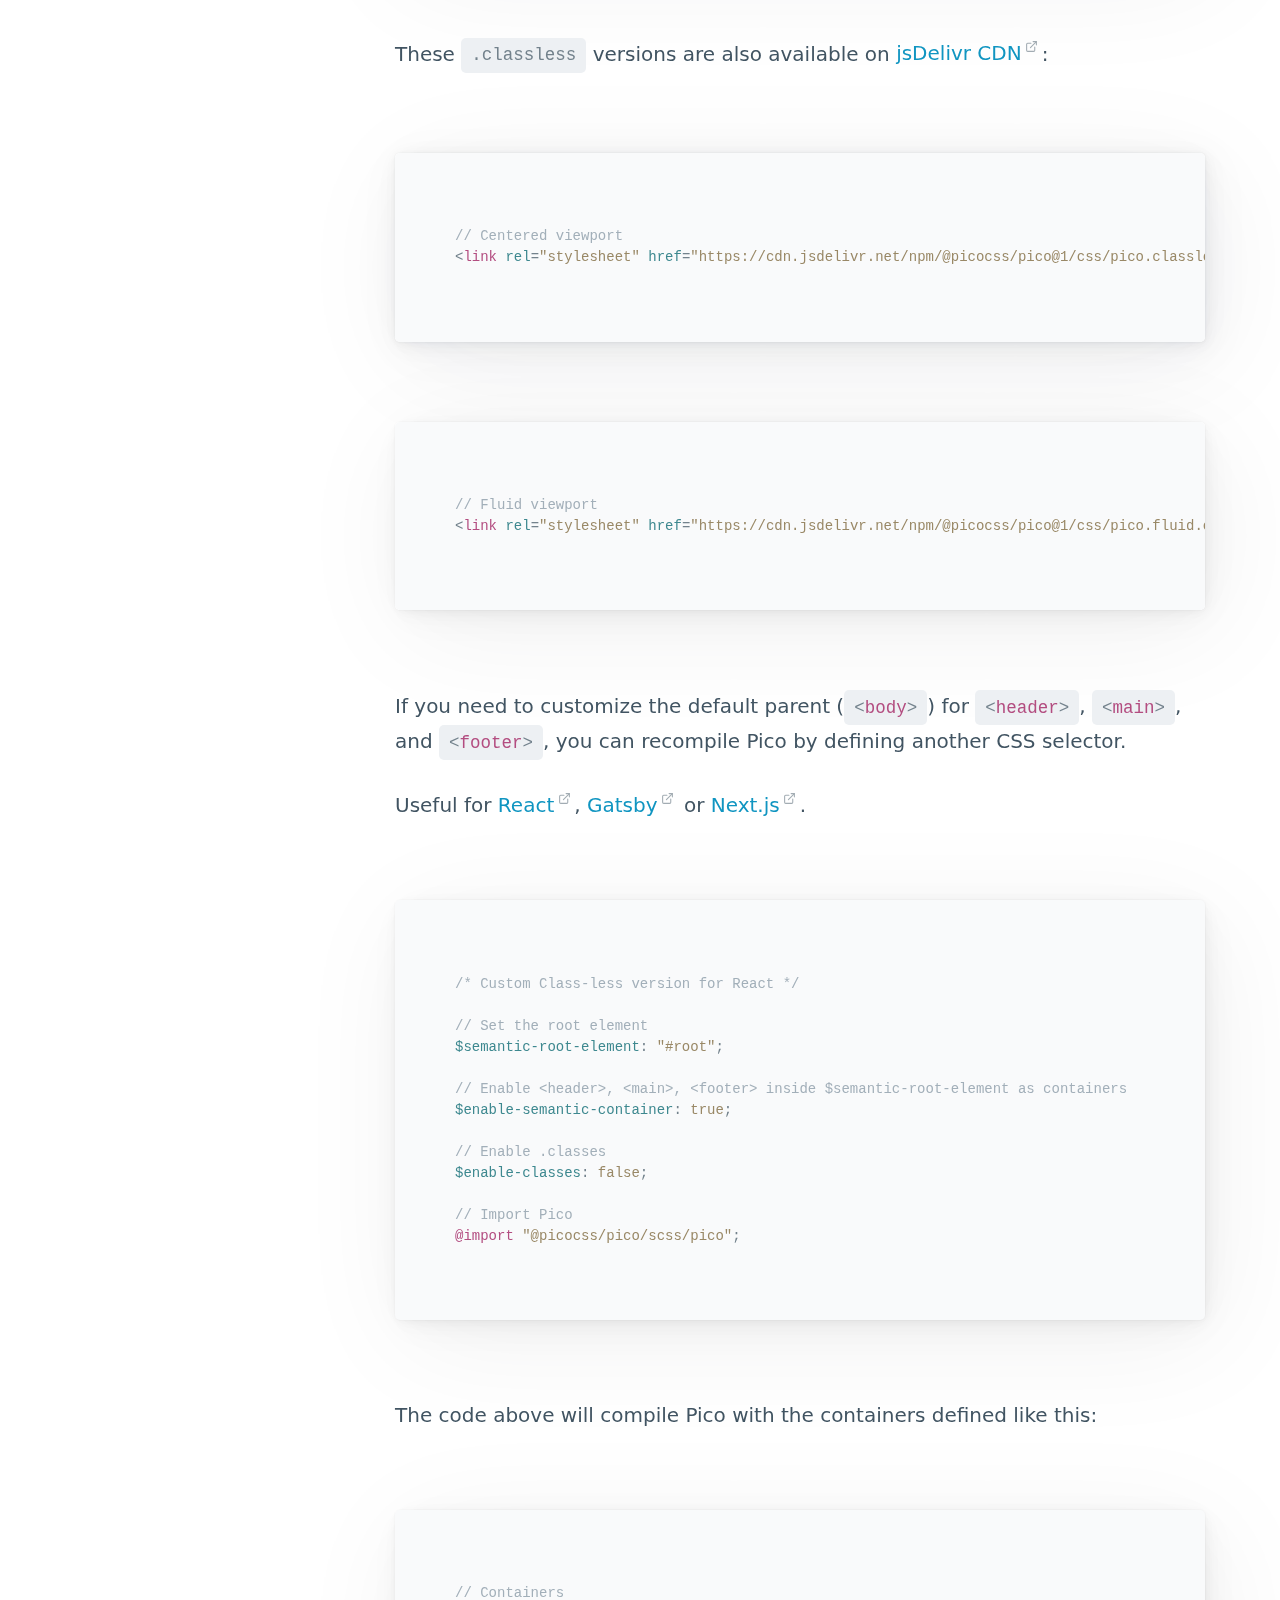
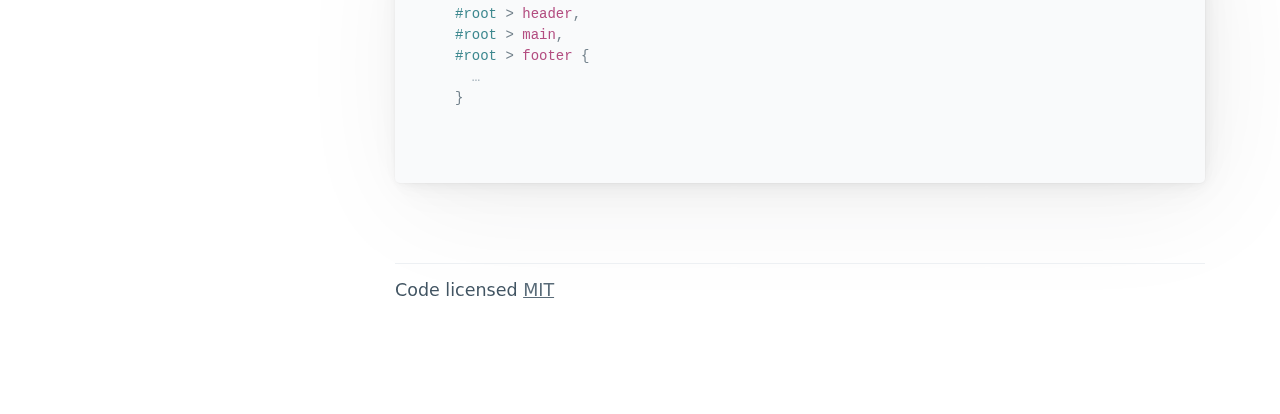
<file: docs/classless.html>
<!doctype html><html lang="en"><head><meta charset="utf-8"><meta name="viewport" content="width=device-width,initial-scale=1"><title>Class-less version • Pico CSS</title><meta name="description" content="For wild HTML purists, Pico provides a .classless version."><link rel="shortcut icon" href="https://picocss.com/favicon.ico"><link rel="stylesheet" href="../css/pico.min.css"><link rel="stylesheet" href="css/pico.docs.min.css"><link rel="canonical" href="https://picocss.com/docs/classless.html"></head><body><nav class="container-fluid"><ul><li><a href="https://picocss.com" aria-label="Back home"><svg aria-hidden="true" focusable="false" role="img" xmlns="http://www.w3.org/2000/svg" viewBox="0 0 1000 1000" height="56px"><path fill="currentColor" d="M633.43 429.23c0 118.38-49.76 184.72-138.87 184.72-53 0-92.04-25.37-108.62-67.32h-2.6v203.12H250V249.7h133.67v64.72h2.28c17.24-43.9 55.3-69.92 107-69.92 90.4 0 140.48 66.02 140.48 184.73zm-136.6 0c0-49.76-22.1-81.96-56.9-81.96s-56.9 32.2-57.24 82.28c.33 50.4 22.1 81.63 57.24 81.63 35.12 0 56.9-31.87 56.9-81.95zM682.5 547.5c0-37.32 30.18-67.5 67.5-67.5s67.5 30.18 67.5 67.5S787.32 615 750 615s-67.5-30.18-67.5-67.5z"/></svg></a></li><li>Documentation</li></ul><ul><li><a href="https://picocss.com#examples" class="secondary">Examples</a></li><li><a href="./" class="secondary">Docs</a></li><li><a href="https://github.com/picocss/pico" class="contrast" aria-label="Pico GitHub repository"><svg aria-hidden="true" focusable="false" role="img" xmlns="http://www.w3.org/2000/svg" viewBox="0 0 496 512" height="16px"><path fill="currentColor" d="M165.9 397.4c0 2-2.3 3.6-5.2 3.6-3.3.3-5.6-1.3-5.6-3.6 0-2 2.3-3.6 5.2-3.6 3-.3 5.6 1.3 5.6 3.6zm-31.1-4.5c-.7 2 1.3 4.3 4.3 4.9 2.6 1 5.6 0 6.2-2s-1.3-4.3-4.3-5.2c-2.6-.7-5.5.3-6.2 2.3zm44.2-1.7c-2.9.7-4.9 2.6-4.6 4.9.3 2 2.9 3.3 5.9 2.6 2.9-.7 4.9-2.6 4.6-4.6-.3-1.9-3-3.2-5.9-2.9zM244.8 8C106.1 8 0 113.3 0 252c0 110.9 69.8 205.8 169.5 239.2 12.8 2.3 17.3-5.6 17.3-12.1 0-6.2-.3-40.4-.3-61.4 0 0-70 15-84.7-29.8 0 0-11.4-29.1-27.8-36.6 0 0-22.9-15.7 1.6-15.4 0 0 24.9 2 38.6 25.8 21.9 38.6 58.6 27.5 72.9 20.9 2.3-16 8.8-27.1 16-33.7-55.9-6.2-112.3-14.3-112.3-110.5 0-27.5 7.6-41.3 23.6-58.9-2.6-6.5-11.1-33.3 2.6-67.9 20.9-6.5 69 27 69 27 20-5.6 41.5-8.5 62.8-8.5s42.8 2.9 62.8 8.5c0 0 48.1-33.6 69-27 13.7 34.7 5.2 61.4 2.6 67.9 16 17.7 25.8 31.5 25.8 58.9 0 96.5-58.9 104.2-114.8 110.5 9.2 7.9 17 22.9 17 46.4 0 33.7-.3 75.4-.3 83.6 0 6.5 4.6 14.4 17.3 12.1C428.2 457.8 496 362.9 496 252 496 113.3 383.5 8 244.8 8zM97.2 352.9c-1.3 1-1 3.3.7 5.2 1.6 1.6 3.9 2.3 5.2 1 1.3-1 1-3.3-.7-5.2-1.6-1.6-3.9-2.3-5.2-1zm-10.8-8.1c-.7 1.3.3 2.9 2.3 3.9 1.6 1 3.6.7 4.3-.7.7-1.3-.3-2.9-2.3-3.9-2-.6-3.6-.3-4.3.7zm32.4 35.6c-1.6 1.3-1 4.3 1.3 6.2 2.3 2.3 5.2 2.6 6.5 1 1.3-1.3.7-4.3-1.3-6.2-2.2-2.3-5.2-2.6-6.5-1zm-11.4-14.7c-1.6 1-1.6 3.6 0 5.9 1.6 2.3 4.3 3.3 5.6 2.3 1.6-1.3 1.6-3.9 0-6.2-1.4-2.3-4-3.3-5.6-2z"></path></svg></a></li></ul></nav><main class="container" id="docs"><aside><nav class="closed-on-mobile"><a href="./" class="secondary" id="toggle-docs-navigation"><svg xmlns="http://www.w3.org/2000/svg" class="expand" fill="currentColor" viewBox="0 0 16 16" height="16px"><title>Expand</title><path fill-rule="evenodd" d="M1 8a.5.5 0 0 1 .5-.5h13a.5.5 0 0 1 0 1h-13A.5.5 0 0 1 1 8zM7.646.146a.5.5 0 0 1 .708 0l2 2a.5.5 0 0 1-.708.708L8.5 1.707V5.5a.5.5 0 0 1-1 0V1.707L6.354 2.854a.5.5 0 1 1-.708-.708l2-2zM8 10a.5.5 0 0 1 .5.5v3.793l1.146-1.147a.5.5 0 0 1 .708.708l-2 2a.5.5 0 0 1-.708 0l-2-2a.5.5 0 0 1 .708-.708L7.5 14.293V10.5A.5.5 0 0 1 8 10z"></path></svg> <svg xmlns="http://www.w3.org/2000/svg" class="collapse" fill="currentColor" viewBox="0 0 16 16" height="16px"><title>Collapse</title><path fill-rule="evenodd" d="M1 8a.5.5 0 0 1 .5-.5h13a.5.5 0 0 1 0 1h-13A.5.5 0 0 1 1 8zm7-8a.5.5 0 0 1 .5.5v3.793l1.146-1.147a.5.5 0 0 1 .708.708l-2 2a.5.5 0 0 1-.708 0l-2-2a.5.5 0 1 1 .708-.708L7.5 4.293V.5A.5.5 0 0 1 8 0zm-.5 11.707l-1.146 1.147a.5.5 0 0 1-.708-.708l2-2a.5.5 0 0 1 .708 0l2 2a.5.5 0 0 1-.708.708L8.5 11.707V15.5a.5.5 0 0 1-1 0v-3.793z"></path></svg> Table of contents</a><details><summary>Getting started</summary><ul><li><a href="./" id="start-link" class="secondary">Usage</a></li><li><a href="./themes.html" id="themes-link" class="secondary">Themes</a></li><li><a href="./customization.html" id="customization-link" class="secondary">Customization</a></li><li><a href="./classless.html" id="classless-link" class="secondary">Class-less version</a></li><li><a href="./rtl.html" id="rtl-link" class="secondary">RTL</a></li></ul></details><details><summary>Layout</summary><ul><li><a href="./containers.html" id="containers-link" class="secondary">Containers</a></li><li><a href="./grid.html" id="grid-link" class="secondary">Grid</a></li><li><a href="./scroller.html" id="scroller-link" class="secondary">Horizontal scroller</a></li></ul></details><details><summary>Elements</summary><ul><li><a href="./typography.html" id="typography-link" class="secondary">Typography</a></li><li><a href="./buttons.html" id="buttons-link" class="secondary">Buttons</a></li><li><a href="./forms.html" id="forms-link" class="secondary">Forms</a></li><li><a href="./tables.html" id="tables-link" class="secondary">Tables</a></li></ul></details><details><summary>Components</summary><ul><li><a href="./accordions.html" id="accordions-link" class="secondary">Accordions</a></li><li><a href="./cards.html" id="cards-link" class="secondary">Cards</a></li><li><a href="./dropdowns.html" id="dropdowns-link" class="secondary">Dropdowns</a></li><li><a href="./modal.html" id="modal-link" class="secondary">Modal</a></li><li><a href="./navs.html" id="navs-link" class="secondary">Navs</a></li><li><a href="./progress.html" id="progress-link" class="secondary">Progress</a></li></ul></details><details><summary>Utilities</summary><ul><li><a href="./loading.html" id="loading-link" class="secondary">Loading</a></li><li><a href="./tooltips.html" id="tooltips-link" class="secondary">Tooltips</a></li></ul></details><details><summary>Extend</summary><ul><li><a href="./we-love-classes.html" id="we-love-classes-link" class="secondary">We love .classes</a></li></ul></details></nav><script>const activeLink=document.querySelector("aside a#classless-link"),parentAccordion=activeLink.closest("details");activeLink.setAttribute("aria-current","page"),parentAccordion.setAttribute("open","true")</script></aside><div role="document"><section id="classless"><hgroup><h1>Class-less version</h1><h2>For wild HTML purists!</h2></hgroup><p>Pico provides a <code>.classless</code> version (<a href="https://codesandbox.io/s/github/picocss/examples/tree/master/v1-classless">example</a>).</p><p>In this version, <code>&lt;<b>header</b>&gt;</code>, <code>&lt;<b>main</b>&gt;</code>, and <code>&lt;<b>footer</b>&gt;</code> act as <a href="./containers.html">containers</a> to define a centered or a fluid viewport.</p><pre><code><em>// Containers</em>
<b>body</b> > <b>header</b>,
<b>body</b> > <b>main</b>,
<b>body</b> > <b>footer</b> {
  <em>…</em>
}
</code></pre><p><strong>Usage:</strong></p><p>Use the default <code>.classless</code> version if you need centered viewports:</p><pre><code>&lt;<b>link</b> <i>rel</i>=<u>"stylesheet</u>" <i>href</i>=<u>"css/pico.classless.min.css"</u>&gt;</code></pre><p>Or use the <code>.fluid.classless</code> version if you need a fluid container:</p><pre><code>&lt;<b>link</b> <i>rel</i>=<u>"stylesheet</u>" <i>href</i>=<u>"css/pico.fluid.classless.min.css"</u>&gt;</code></pre><p>These <code>.classless</code> versions are also available on <a href="https://www.jsdelivr.com/package/npm/@picocss/pico">jsDelivr CDN</a>:</p><pre><code><em>// Centered viewport</em>
&lt;<b>link</b> <i>rel</i>=<u>"stylesheet"</u> <i>href</i>=<u>"https://cdn.jsdelivr.net/npm/@picocss/pico@1/css/pico.classless.min.css"</u>&gt;
</code></pre><pre><code><em>// Fluid viewport</em>
&lt;<b>link</b> <i>rel</i>=<u>"stylesheet"</u> <i>href</i>=<u>"https://cdn.jsdelivr.net/npm/@picocss/pico@1/css/pico.fluid.classless.min.css"</u>&gt;
</code></pre><p>If you need to customize the default parent (<code>&lt;<b>body</b>&gt;</code>) for <code>&lt;<b>header</b>&gt;</code>, <code>&lt;<b>main</b>&gt;</code>, and <code>&lt;<b>footer</b>&gt;</code>, you can recompile Pico by defining another CSS selector.</p><p>Useful for <a href="https://reactjs.org/">React</a>, <a href="https://www.gatsbyjs.com/">Gatsby</a> or <a href="https://nextjs.org/">Next.js</a>.</p><pre><code><em>/* Custom Class-less version for React */</em>

<em>// Set the root element</em>
<i>$semantic-root-element</i>: <u>"#root"</u>;

<em>// Enable &lt;header&gt;, &lt;main&gt;, &lt;footer&gt; inside $semantic-root-element as containers</em>
<i>$enable-semantic-container</i>: <u>true</u>;

<em>// Enable .classes</em>
<i>$enable-classes</i>: <u>false</u>;

<em>// Import Pico</em>
<b>@import</b> <u>"@picocss/pico/scss/pico"</u>;</code></pre><p>The code above will compile Pico with the containers defined like this:</p><pre><code><em>// Containers</em>
<i>#root</i> > <b>header</b>,
<i>#root</i> > <b>main</b>,
<i>#root</i> > <b>footer</b> {
  <em>…</em>
}
</code></pre></section><footer><hr><p><small>Code licensed <a href="https://github.com/picocss/pico/blob/master/LICENSE.md" class="secondary">MIT</a></small></p></footer></div></main><script src="js/commons.min.js"></script></body></html>
</file>
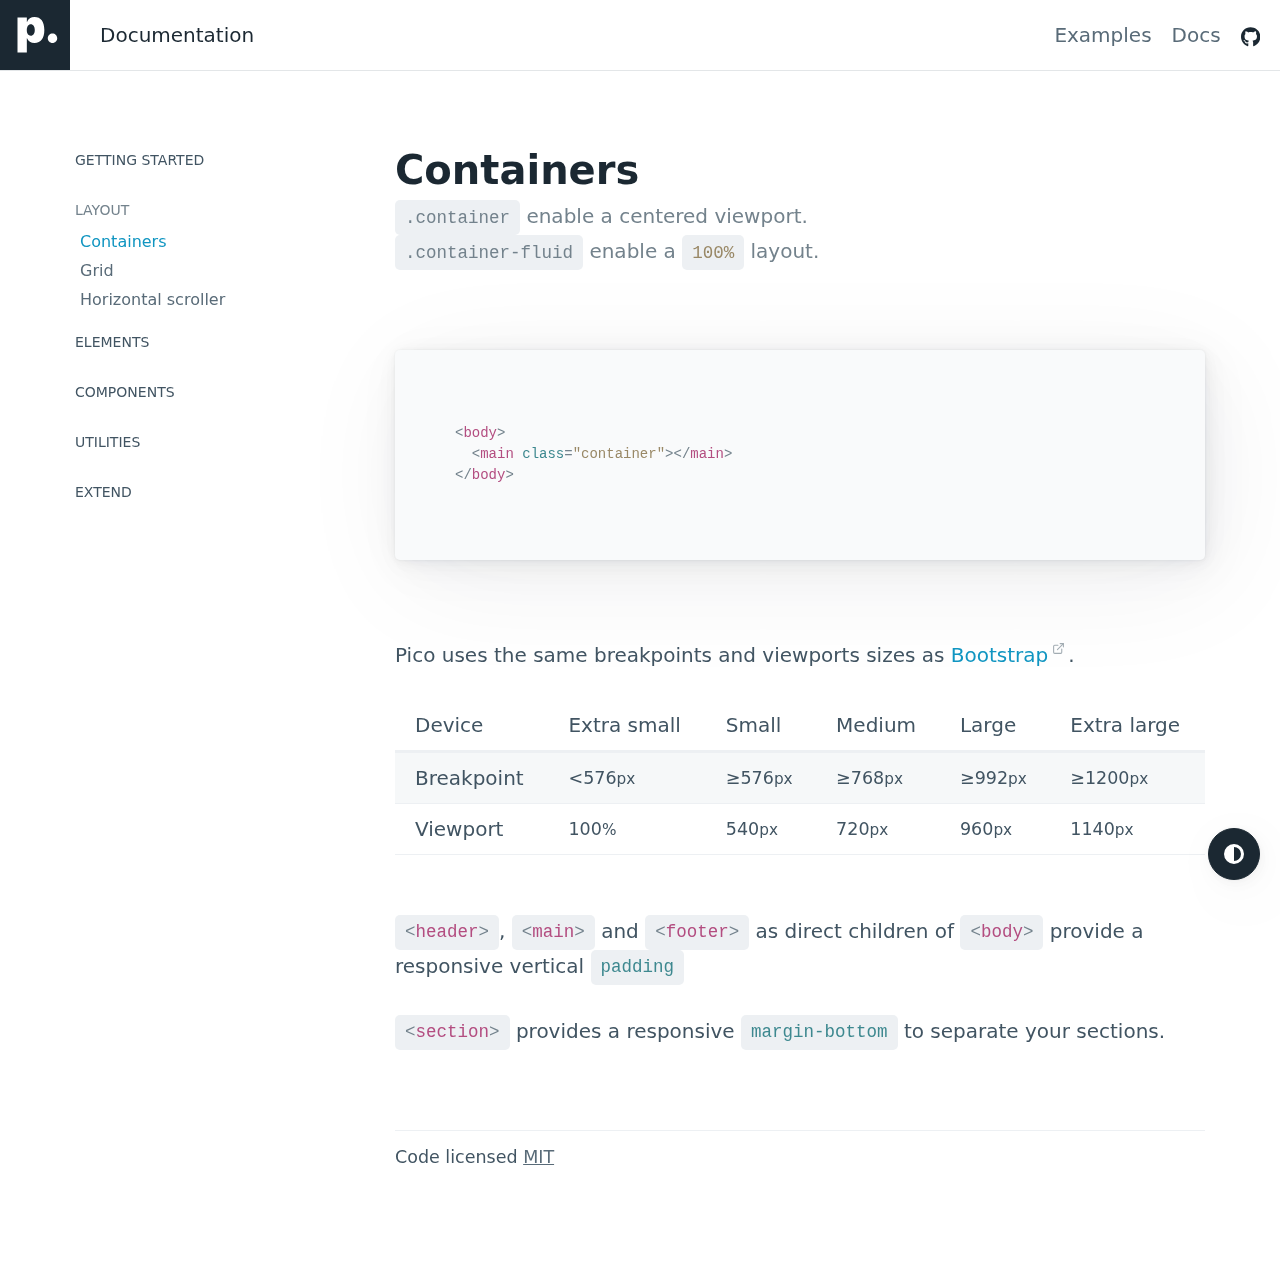
<file: docs/containers.html>
<!doctype html><html lang="en"><head><meta charset="utf-8"><meta name="viewport" content="width=device-width,initial-scale=1"><title>Containers • Pico CSS</title><meta name="description" content=".container enable a centered viewport, .container-fluid enable a 100% layout."><link rel="shortcut icon" href="https://picocss.com/favicon.ico"><link rel="stylesheet" href="../css/pico.min.css"><link rel="stylesheet" href="css/pico.docs.min.css"><link rel="canonical" href="https://picocss.com/docs/containers.html"></head><body><nav class="container-fluid"><ul><li><a href="https://picocss.com" aria-label="Back home"><svg aria-hidden="true" focusable="false" role="img" xmlns="http://www.w3.org/2000/svg" viewBox="0 0 1000 1000" height="56px"><path fill="currentColor" d="M633.43 429.23c0 118.38-49.76 184.72-138.87 184.72-53 0-92.04-25.37-108.62-67.32h-2.6v203.12H250V249.7h133.67v64.72h2.28c17.24-43.9 55.3-69.92 107-69.92 90.4 0 140.48 66.02 140.48 184.73zm-136.6 0c0-49.76-22.1-81.96-56.9-81.96s-56.9 32.2-57.24 82.28c.33 50.4 22.1 81.63 57.24 81.63 35.12 0 56.9-31.87 56.9-81.95zM682.5 547.5c0-37.32 30.18-67.5 67.5-67.5s67.5 30.18 67.5 67.5S787.32 615 750 615s-67.5-30.18-67.5-67.5z"/></svg></a></li><li>Documentation</li></ul><ul><li><a href="https://picocss.com#examples" class="secondary">Examples</a></li><li><a href="./" class="secondary">Docs</a></li><li><a href="https://github.com/picocss/pico" class="contrast" aria-label="Pico GitHub repository"><svg aria-hidden="true" focusable="false" role="img" xmlns="http://www.w3.org/2000/svg" viewBox="0 0 496 512" height="16px"><path fill="currentColor" d="M165.9 397.4c0 2-2.3 3.6-5.2 3.6-3.3.3-5.6-1.3-5.6-3.6 0-2 2.3-3.6 5.2-3.6 3-.3 5.6 1.3 5.6 3.6zm-31.1-4.5c-.7 2 1.3 4.3 4.3 4.9 2.6 1 5.6 0 6.2-2s-1.3-4.3-4.3-5.2c-2.6-.7-5.5.3-6.2 2.3zm44.2-1.7c-2.9.7-4.9 2.6-4.6 4.9.3 2 2.9 3.3 5.9 2.6 2.9-.7 4.9-2.6 4.6-4.6-.3-1.9-3-3.2-5.9-2.9zM244.8 8C106.1 8 0 113.3 0 252c0 110.9 69.8 205.8 169.5 239.2 12.8 2.3 17.3-5.6 17.3-12.1 0-6.2-.3-40.4-.3-61.4 0 0-70 15-84.7-29.8 0 0-11.4-29.1-27.8-36.6 0 0-22.9-15.7 1.6-15.4 0 0 24.9 2 38.6 25.8 21.9 38.6 58.6 27.5 72.9 20.9 2.3-16 8.8-27.1 16-33.7-55.9-6.2-112.3-14.3-112.3-110.5 0-27.5 7.6-41.3 23.6-58.9-2.6-6.5-11.1-33.3 2.6-67.9 20.9-6.5 69 27 69 27 20-5.6 41.5-8.5 62.8-8.5s42.8 2.9 62.8 8.5c0 0 48.1-33.6 69-27 13.7 34.7 5.2 61.4 2.6 67.9 16 17.7 25.8 31.5 25.8 58.9 0 96.5-58.9 104.2-114.8 110.5 9.2 7.9 17 22.9 17 46.4 0 33.7-.3 75.4-.3 83.6 0 6.5 4.6 14.4 17.3 12.1C428.2 457.8 496 362.9 496 252 496 113.3 383.5 8 244.8 8zM97.2 352.9c-1.3 1-1 3.3.7 5.2 1.6 1.6 3.9 2.3 5.2 1 1.3-1 1-3.3-.7-5.2-1.6-1.6-3.9-2.3-5.2-1zm-10.8-8.1c-.7 1.3.3 2.9 2.3 3.9 1.6 1 3.6.7 4.3-.7.7-1.3-.3-2.9-2.3-3.9-2-.6-3.6-.3-4.3.7zm32.4 35.6c-1.6 1.3-1 4.3 1.3 6.2 2.3 2.3 5.2 2.6 6.5 1 1.3-1.3.7-4.3-1.3-6.2-2.2-2.3-5.2-2.6-6.5-1zm-11.4-14.7c-1.6 1-1.6 3.6 0 5.9 1.6 2.3 4.3 3.3 5.6 2.3 1.6-1.3 1.6-3.9 0-6.2-1.4-2.3-4-3.3-5.6-2z"></path></svg></a></li></ul></nav><main class="container" id="docs"><aside><nav class="closed-on-mobile"><a href="./" class="secondary" id="toggle-docs-navigation"><svg xmlns="http://www.w3.org/2000/svg" class="expand" fill="currentColor" viewBox="0 0 16 16" height="16px"><title>Expand</title><path fill-rule="evenodd" d="M1 8a.5.5 0 0 1 .5-.5h13a.5.5 0 0 1 0 1h-13A.5.5 0 0 1 1 8zM7.646.146a.5.5 0 0 1 .708 0l2 2a.5.5 0 0 1-.708.708L8.5 1.707V5.5a.5.5 0 0 1-1 0V1.707L6.354 2.854a.5.5 0 1 1-.708-.708l2-2zM8 10a.5.5 0 0 1 .5.5v3.793l1.146-1.147a.5.5 0 0 1 .708.708l-2 2a.5.5 0 0 1-.708 0l-2-2a.5.5 0 0 1 .708-.708L7.5 14.293V10.5A.5.5 0 0 1 8 10z"></path></svg> <svg xmlns="http://www.w3.org/2000/svg" class="collapse" fill="currentColor" viewBox="0 0 16 16" height="16px"><title>Collapse</title><path fill-rule="evenodd" d="M1 8a.5.5 0 0 1 .5-.5h13a.5.5 0 0 1 0 1h-13A.5.5 0 0 1 1 8zm7-8a.5.5 0 0 1 .5.5v3.793l1.146-1.147a.5.5 0 0 1 .708.708l-2 2a.5.5 0 0 1-.708 0l-2-2a.5.5 0 1 1 .708-.708L7.5 4.293V.5A.5.5 0 0 1 8 0zm-.5 11.707l-1.146 1.147a.5.5 0 0 1-.708-.708l2-2a.5.5 0 0 1 .708 0l2 2a.5.5 0 0 1-.708.708L8.5 11.707V15.5a.5.5 0 0 1-1 0v-3.793z"></path></svg> Table of contents</a><details><summary>Getting started</summary><ul><li><a href="./" id="start-link" class="secondary">Usage</a></li><li><a href="./themes.html" id="themes-link" class="secondary">Themes</a></li><li><a href="./customization.html" id="customization-link" class="secondary">Customization</a></li><li><a href="./classless.html" id="classless-link" class="secondary">Class-less version</a></li><li><a href="./rtl.html" id="rtl-link" class="secondary">RTL</a></li></ul></details><details><summary>Layout</summary><ul><li><a href="./containers.html" id="containers-link" class="secondary">Containers</a></li><li><a href="./grid.html" id="grid-link" class="secondary">Grid</a></li><li><a href="./scroller.html" id="scroller-link" class="secondary">Horizontal scroller</a></li></ul></details><details><summary>Elements</summary><ul><li><a href="./typography.html" id="typography-link" class="secondary">Typography</a></li><li><a href="./buttons.html" id="buttons-link" class="secondary">Buttons</a></li><li><a href="./forms.html" id="forms-link" class="secondary">Forms</a></li><li><a href="./tables.html" id="tables-link" class="secondary">Tables</a></li></ul></details><details><summary>Components</summary><ul><li><a href="./accordions.html" id="accordions-link" class="secondary">Accordions</a></li><li><a href="./cards.html" id="cards-link" class="secondary">Cards</a></li><li><a href="./dropdowns.html" id="dropdowns-link" class="secondary">Dropdowns</a></li><li><a href="./modal.html" id="modal-link" class="secondary">Modal</a></li><li><a href="./navs.html" id="navs-link" class="secondary">Navs</a></li><li><a href="./progress.html" id="progress-link" class="secondary">Progress</a></li></ul></details><details><summary>Utilities</summary><ul><li><a href="./loading.html" id="loading-link" class="secondary">Loading</a></li><li><a href="./tooltips.html" id="tooltips-link" class="secondary">Tooltips</a></li></ul></details><details><summary>Extend</summary><ul><li><a href="./we-love-classes.html" id="we-love-classes-link" class="secondary">We love .classes</a></li></ul></details></nav><script>const activeLink=document.querySelector("aside a#containers-link"),parentAccordion=activeLink.closest("details");activeLink.setAttribute("aria-current","page"),parentAccordion.setAttribute("open","true")</script></aside><div role="document"><section id="containers"><hgroup><h1>Containers</h1><h2><code>.container</code> enable a centered viewport.<br><code>.container-fluid</code> enable a <code><u>100%</u></code> layout.</h2></hgroup><pre><code>&lt;<b>body</b>&gt;
  &lt;<b>main</b> <i>class</i>=<u>"container"</u>&gt;&lt;/<b>main</b>&gt;
&lt;/<b>body</b>&gt;</code></pre><p>Pico uses the same breakpoints and viewports sizes as <a href="https://getbootstrap.com/docs/5.1/layout/breakpoints/#available-breakpoints">Bootstrap</a>.</p><figure><table role="grid"><thead><tr><th>Device</th><th>Extra&nbsp;small</th><th>Small</th><th>Medium</th><th>Large</th><th>Extra&nbsp;large</th></tr></thead><tbody><tr><th>Breakpoint</th><td>&lt;576<small>px</small></td><td>≥576<small>px</small></td><td>≥768<small>px</small></td><td>≥992<small>px</small></td><td>≥1200<small>px</small></td></tr><tr><th>Viewport</th><td>100<small>%</small></td><td>540<small>px</small></td><td>720<small>px</small></td><td>960<small>px</small></td><td>1140<small>px</small></td></tr></tbody></table></figure><p><code>&lt;<b>header</b>&gt;</code>, <code>&lt;<b>main</b>&gt;</code> and <code>&lt;<b>footer</b>&gt;</code> as direct children of <code>&lt;<b>body</b>&gt;</code> provide a responsive vertical <code><i>padding</i></code></p><p><code>&lt;<b>section</b>&gt;</code> provides a responsive <code><i>margin-bottom</i></code> to separate your sections.</p></section><footer><hr><p><small>Code licensed <a href="https://github.com/picocss/pico/blob/master/LICENSE.md" class="secondary">MIT</a></small></p></footer></div></main><script src="js/commons.min.js"></script></body></html>
</file>
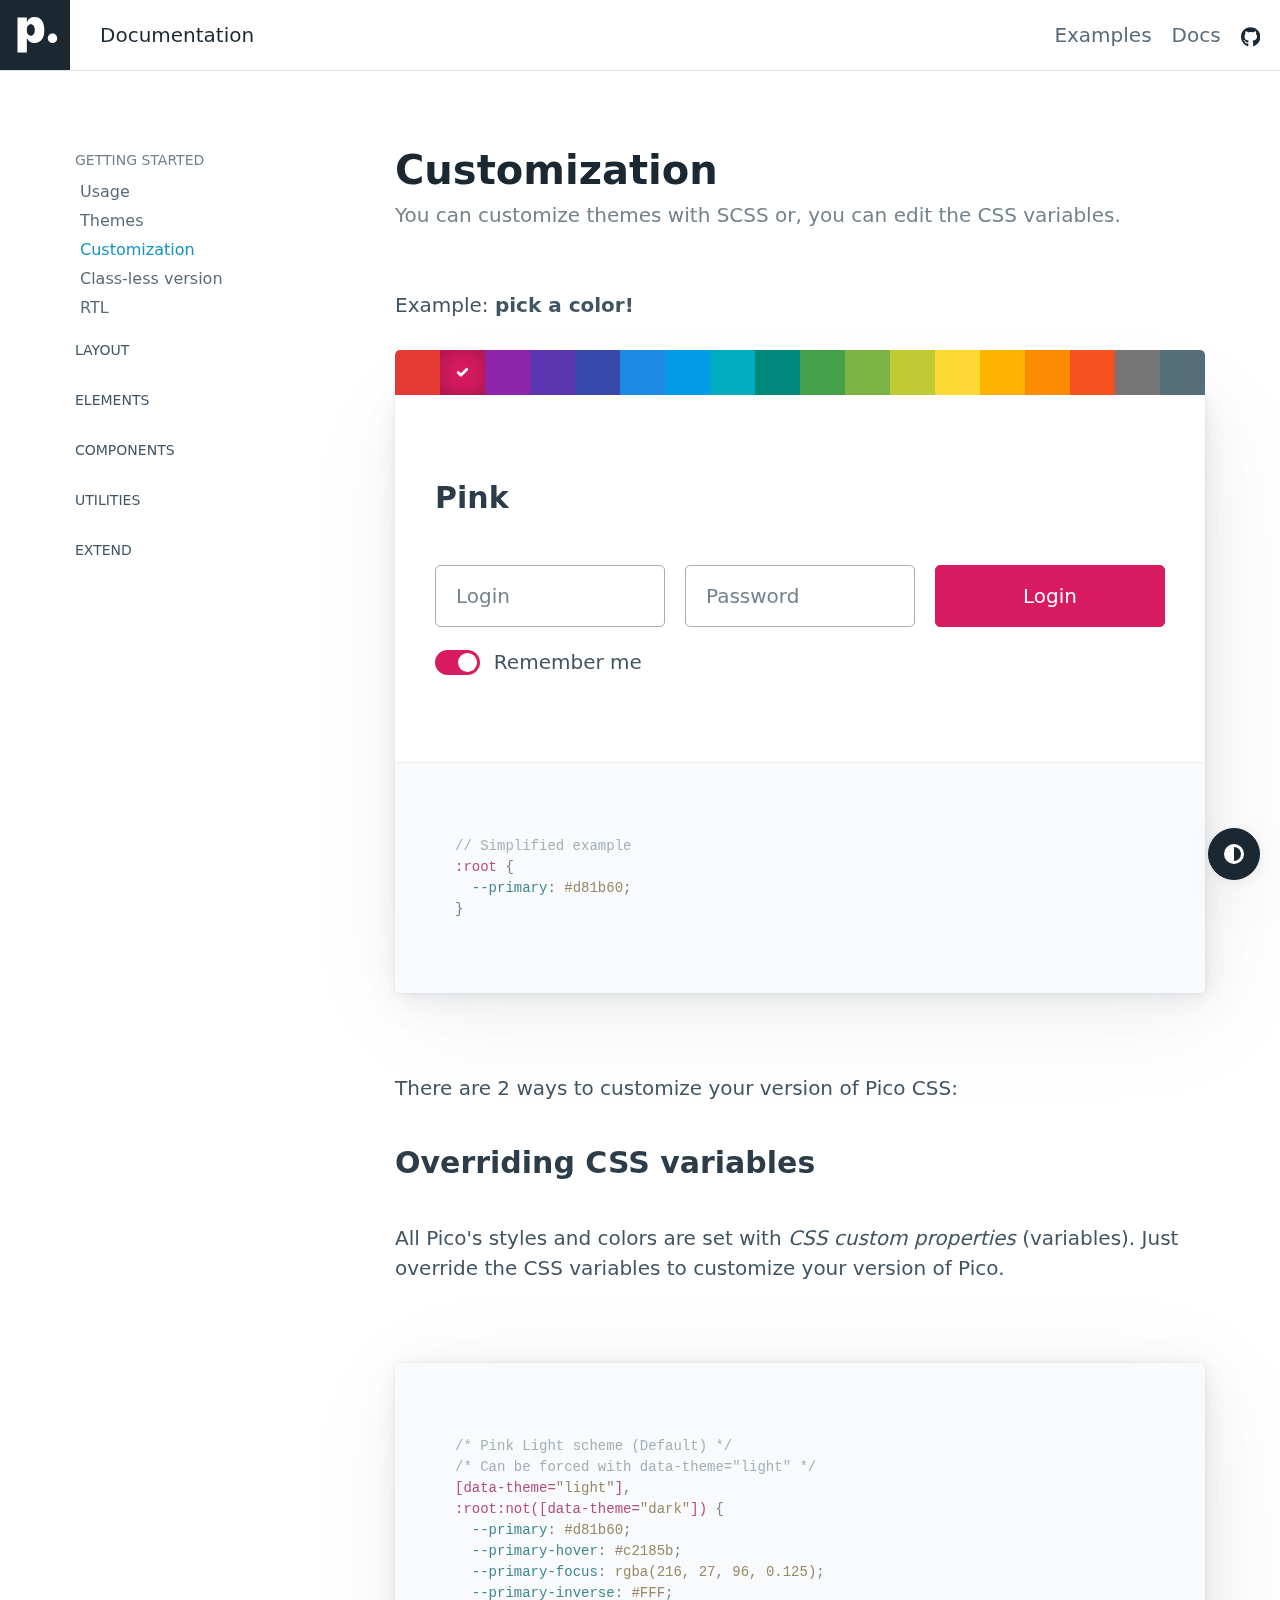
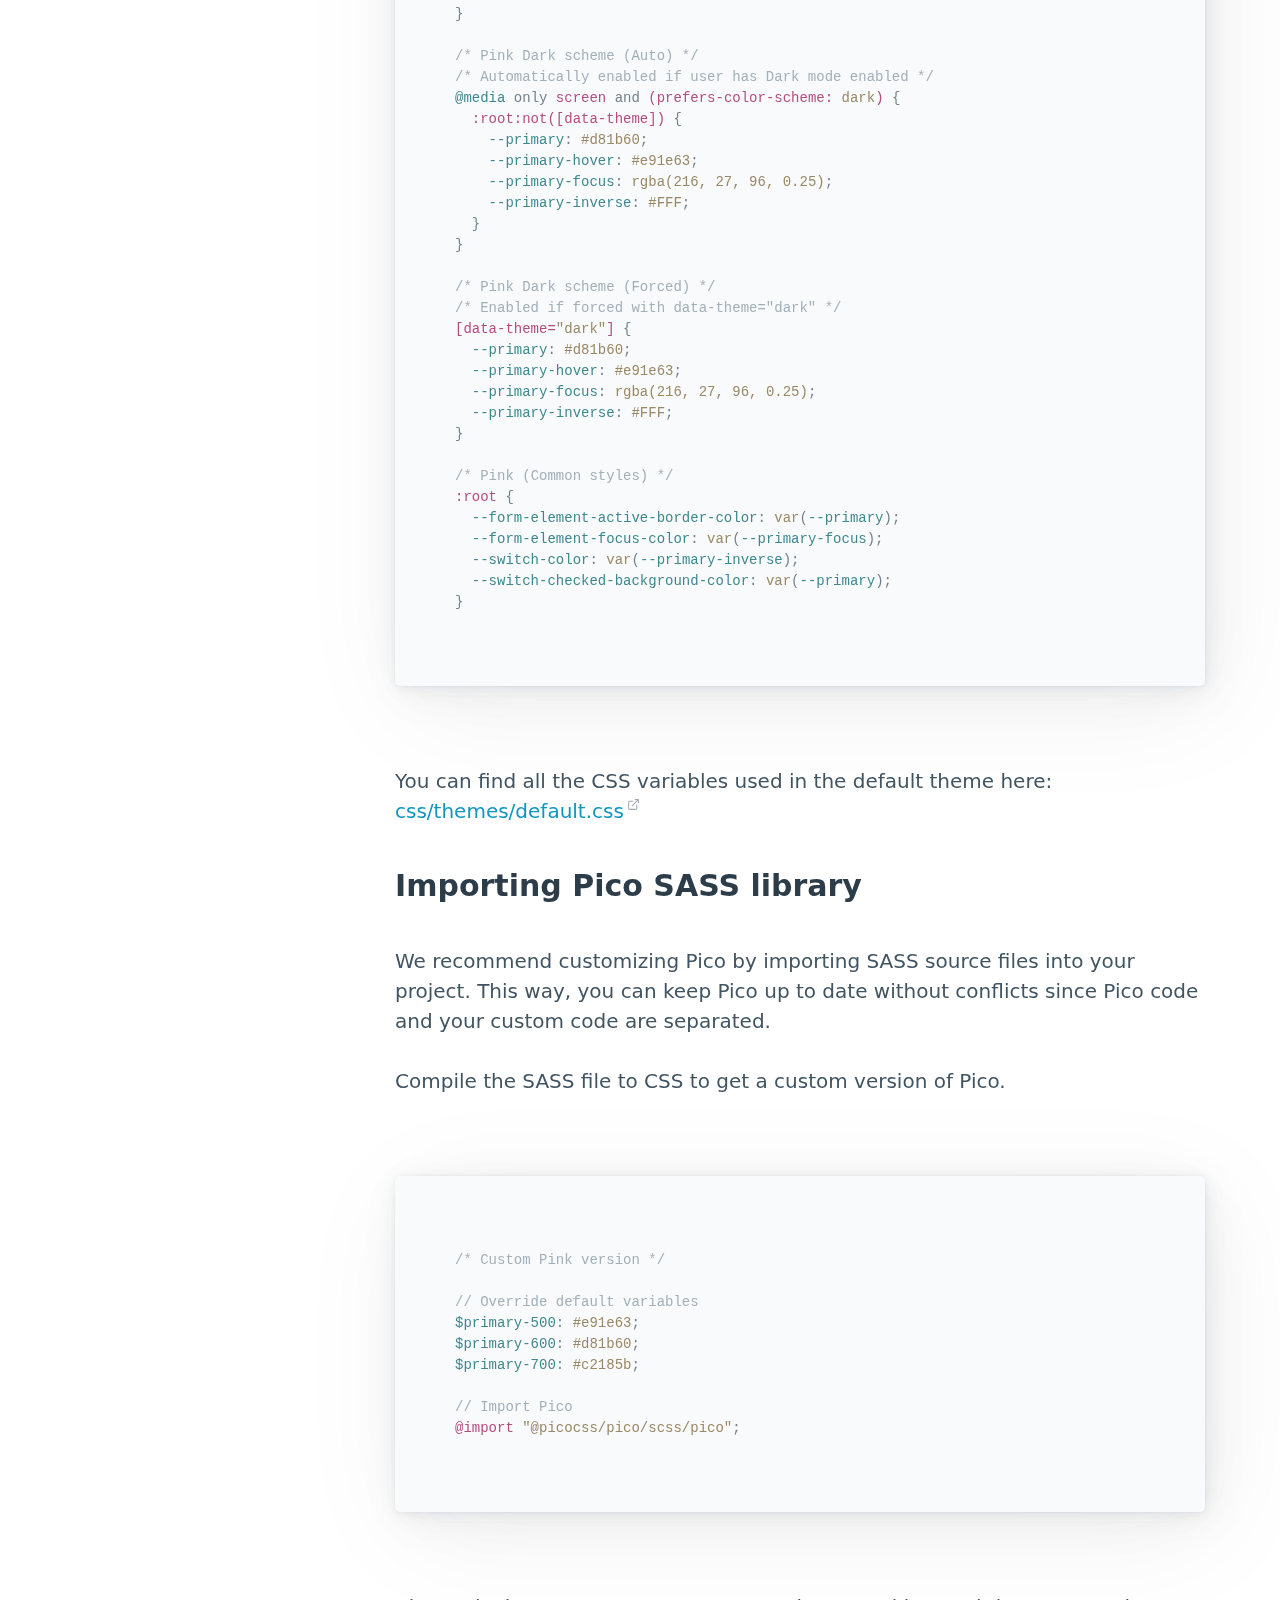
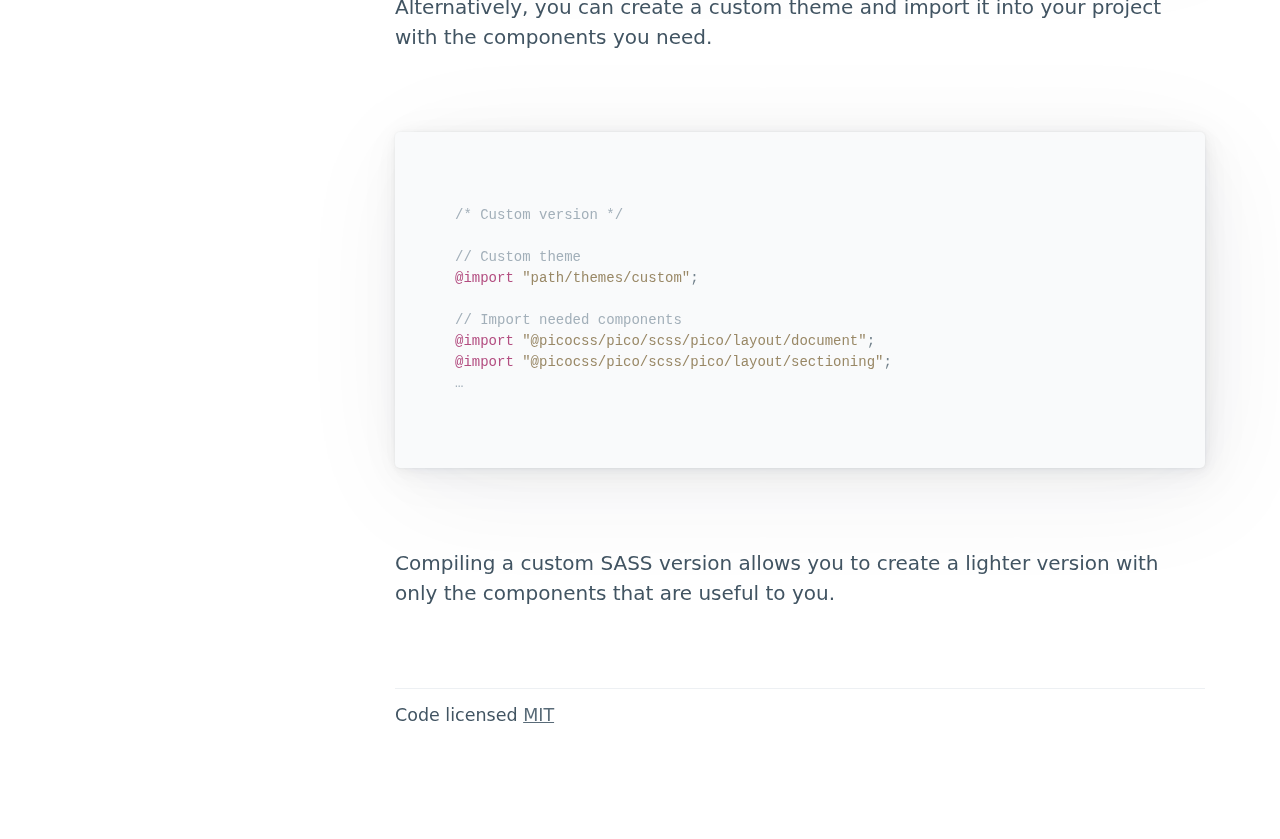
<file: docs/customization.html>
<!doctype html><html lang="en"><head><meta charset="utf-8"><meta name="viewport" content="width=device-width,initial-scale=1"><title>Customization • Pico CSS</title><meta name="description" content="You can customize themes with SCSS, or you can edit the CSS variables. All Pico's styles and colors are set with CSS custom properties (variables)."><link rel="shortcut icon" href="https://picocss.com/favicon.ico"><link rel="stylesheet" href="../css/pico.min.css"><link rel="stylesheet" href="css/pico.docs.min.css"><link rel="canonical" href="https://picocss.com/docs/customization.html"></head><body><nav class="container-fluid"><ul><li><a href="https://picocss.com" aria-label="Back home"><svg aria-hidden="true" focusable="false" role="img" xmlns="http://www.w3.org/2000/svg" viewBox="0 0 1000 1000" height="56px"><path fill="currentColor" d="M633.43 429.23c0 118.38-49.76 184.72-138.87 184.72-53 0-92.04-25.37-108.62-67.32h-2.6v203.12H250V249.7h133.67v64.72h2.28c17.24-43.9 55.3-69.92 107-69.92 90.4 0 140.48 66.02 140.48 184.73zm-136.6 0c0-49.76-22.1-81.96-56.9-81.96s-56.9 32.2-57.24 82.28c.33 50.4 22.1 81.63 57.24 81.63 35.12 0 56.9-31.87 56.9-81.95zM682.5 547.5c0-37.32 30.18-67.5 67.5-67.5s67.5 30.18 67.5 67.5S787.32 615 750 615s-67.5-30.18-67.5-67.5z"/></svg></a></li><li>Documentation</li></ul><ul><li><a href="https://picocss.com#examples" class="secondary">Examples</a></li><li><a href="./" class="secondary">Docs</a></li><li><a href="https://github.com/picocss/pico" class="contrast" aria-label="Pico GitHub repository"><svg aria-hidden="true" focusable="false" role="img" xmlns="http://www.w3.org/2000/svg" viewBox="0 0 496 512" height="16px"><path fill="currentColor" d="M165.9 397.4c0 2-2.3 3.6-5.2 3.6-3.3.3-5.6-1.3-5.6-3.6 0-2 2.3-3.6 5.2-3.6 3-.3 5.6 1.3 5.6 3.6zm-31.1-4.5c-.7 2 1.3 4.3 4.3 4.9 2.6 1 5.6 0 6.2-2s-1.3-4.3-4.3-5.2c-2.6-.7-5.5.3-6.2 2.3zm44.2-1.7c-2.9.7-4.9 2.6-4.6 4.9.3 2 2.9 3.3 5.9 2.6 2.9-.7 4.9-2.6 4.6-4.6-.3-1.9-3-3.2-5.9-2.9zM244.8 8C106.1 8 0 113.3 0 252c0 110.9 69.8 205.8 169.5 239.2 12.8 2.3 17.3-5.6 17.3-12.1 0-6.2-.3-40.4-.3-61.4 0 0-70 15-84.7-29.8 0 0-11.4-29.1-27.8-36.6 0 0-22.9-15.7 1.6-15.4 0 0 24.9 2 38.6 25.8 21.9 38.6 58.6 27.5 72.9 20.9 2.3-16 8.8-27.1 16-33.7-55.9-6.2-112.3-14.3-112.3-110.5 0-27.5 7.6-41.3 23.6-58.9-2.6-6.5-11.1-33.3 2.6-67.9 20.9-6.5 69 27 69 27 20-5.6 41.5-8.5 62.8-8.5s42.8 2.9 62.8 8.5c0 0 48.1-33.6 69-27 13.7 34.7 5.2 61.4 2.6 67.9 16 17.7 25.8 31.5 25.8 58.9 0 96.5-58.9 104.2-114.8 110.5 9.2 7.9 17 22.9 17 46.4 0 33.7-.3 75.4-.3 83.6 0 6.5 4.6 14.4 17.3 12.1C428.2 457.8 496 362.9 496 252 496 113.3 383.5 8 244.8 8zM97.2 352.9c-1.3 1-1 3.3.7 5.2 1.6 1.6 3.9 2.3 5.2 1 1.3-1 1-3.3-.7-5.2-1.6-1.6-3.9-2.3-5.2-1zm-10.8-8.1c-.7 1.3.3 2.9 2.3 3.9 1.6 1 3.6.7 4.3-.7.7-1.3-.3-2.9-2.3-3.9-2-.6-3.6-.3-4.3.7zm32.4 35.6c-1.6 1.3-1 4.3 1.3 6.2 2.3 2.3 5.2 2.6 6.5 1 1.3-1.3.7-4.3-1.3-6.2-2.2-2.3-5.2-2.6-6.5-1zm-11.4-14.7c-1.6 1-1.6 3.6 0 5.9 1.6 2.3 4.3 3.3 5.6 2.3 1.6-1.3 1.6-3.9 0-6.2-1.4-2.3-4-3.3-5.6-2z"></path></svg></a></li></ul></nav><main class="container" id="docs"><aside><nav class="closed-on-mobile"><a href="./" class="secondary" id="toggle-docs-navigation"><svg xmlns="http://www.w3.org/2000/svg" class="expand" fill="currentColor" viewBox="0 0 16 16" height="16px"><title>Expand</title><path fill-rule="evenodd" d="M1 8a.5.5 0 0 1 .5-.5h13a.5.5 0 0 1 0 1h-13A.5.5 0 0 1 1 8zM7.646.146a.5.5 0 0 1 .708 0l2 2a.5.5 0 0 1-.708.708L8.5 1.707V5.5a.5.5 0 0 1-1 0V1.707L6.354 2.854a.5.5 0 1 1-.708-.708l2-2zM8 10a.5.5 0 0 1 .5.5v3.793l1.146-1.147a.5.5 0 0 1 .708.708l-2 2a.5.5 0 0 1-.708 0l-2-2a.5.5 0 0 1 .708-.708L7.5 14.293V10.5A.5.5 0 0 1 8 10z"></path></svg> <svg xmlns="http://www.w3.org/2000/svg" class="collapse" fill="currentColor" viewBox="0 0 16 16" height="16px"><title>Collapse</title><path fill-rule="evenodd" d="M1 8a.5.5 0 0 1 .5-.5h13a.5.5 0 0 1 0 1h-13A.5.5 0 0 1 1 8zm7-8a.5.5 0 0 1 .5.5v3.793l1.146-1.147a.5.5 0 0 1 .708.708l-2 2a.5.5 0 0 1-.708 0l-2-2a.5.5 0 1 1 .708-.708L7.5 4.293V.5A.5.5 0 0 1 8 0zm-.5 11.707l-1.146 1.147a.5.5 0 0 1-.708-.708l2-2a.5.5 0 0 1 .708 0l2 2a.5.5 0 0 1-.708.708L8.5 11.707V15.5a.5.5 0 0 1-1 0v-3.793z"></path></svg> Table of contents</a><details><summary>Getting started</summary><ul><li><a href="./" id="start-link" class="secondary">Usage</a></li><li><a href="./themes.html" id="themes-link" class="secondary">Themes</a></li><li><a href="./customization.html" id="customization-link" class="secondary">Customization</a></li><li><a href="./classless.html" id="classless-link" class="secondary">Class-less version</a></li><li><a href="./rtl.html" id="rtl-link" class="secondary">RTL</a></li></ul></details><details><summary>Layout</summary><ul><li><a href="./containers.html" id="containers-link" class="secondary">Containers</a></li><li><a href="./grid.html" id="grid-link" class="secondary">Grid</a></li><li><a href="./scroller.html" id="scroller-link" class="secondary">Horizontal scroller</a></li></ul></details><details><summary>Elements</summary><ul><li><a href="./typography.html" id="typography-link" class="secondary">Typography</a></li><li><a href="./buttons.html" id="buttons-link" class="secondary">Buttons</a></li><li><a href="./forms.html" id="forms-link" class="secondary">Forms</a></li><li><a href="./tables.html" id="tables-link" class="secondary">Tables</a></li></ul></details><details><summary>Components</summary><ul><li><a href="./accordions.html" id="accordions-link" class="secondary">Accordions</a></li><li><a href="./cards.html" id="cards-link" class="secondary">Cards</a></li><li><a href="./dropdowns.html" id="dropdowns-link" class="secondary">Dropdowns</a></li><li><a href="./modal.html" id="modal-link" class="secondary">Modal</a></li><li><a href="./navs.html" id="navs-link" class="secondary">Navs</a></li><li><a href="./progress.html" id="progress-link" class="secondary">Progress</a></li></ul></details><details><summary>Utilities</summary><ul><li><a href="./loading.html" id="loading-link" class="secondary">Loading</a></li><li><a href="./tooltips.html" id="tooltips-link" class="secondary">Tooltips</a></li></ul></details><details><summary>Extend</summary><ul><li><a href="./we-love-classes.html" id="we-love-classes-link" class="secondary">We love .classes</a></li></ul></details></nav><script>const activeLink=document.querySelector("aside a#customization-link"),parentAccordion=activeLink.closest("details");activeLink.setAttribute("aria-current","page"),parentAccordion.setAttribute("open","true")</script></aside><div role="document"><section id="customization"><hgroup><h1>Customization</h1><h2>You can customize themes with SCSS or, you can edit the CSS variables.</h2></hgroup><p>Example: <strong>pick a color!</strong></p><article data-theme="generated" aria-label="Generated theme example"><h3><span class="name">Custom theme</span></h3><form><div class="grid"><input type="text" name="login" placeholder="Login" aria-label="Login" autocomplete="nickname" required> <input type="password" name="password" placeholder="Password" aria-label="Password" autocomplete="current-password" required> <button type="submit" aria-label="Example button" onclick="event.preventDefault()">Login</button></div><fieldset><label for="remember"><input type="checkbox" role="switch" id="remember" name="remember" checked="checked"> Remember me</label></fieldset></form><footer class="code"><pre><code><em>// Simplified example</em>
<b>:root</b> {
  <i>--primary</i>: <u class="c600">…</u>;
}
</code></pre></footer></article><p>There are 2 ways to customize your version of Pico CSS:</p><h3>Overriding CSS variables</h3><p>All Pico's styles and colors are set with <em>CSS custom properties</em> (variables). Just override the CSS variables to customize your version of Pico.</p><pre><code><em>/* <span class="name"></span>Light scheme (Default) */
/* Can be forced with data-theme="light" */</em>
<b>[data-theme=<u>"light"</u>]</b>,
<b>:root:not([data-theme=<u>"dark"</u>])</b> {
  <i>--primary</i>: <u class="c600">…</u>;
  <i>--primary-hover</i>: <u class="c700">…</u>;
  <i>--primary-focus</i>: <u class="c600-outline-light">…</u>;
  <i>--primary-inverse</i>: <u class="inverse">…</u>;
}

<em>/* <span class="name"></span>Dark scheme (Auto) */
/* Automatically enabled if user has Dark mode enabled */</em>
<i>@media</i> only <b>screen</b> and <b>(prefers-color-scheme: <u>dark</u>)</b> {
  <b>:root:not([data-theme])</b> {
    <i>--primary</i>: <u class="c600">…</u>;
    <i>--primary-hover</i>: <u class="c500">…</u>;
    <i>--primary-focus</i>: <u class="c600-outline-dark">…</u>;
    <i>--primary-inverse</i>: <u class="inverse">…</u>;
  }
}

<em>/* <span class="name"></span>Dark scheme (Forced) */
/* Enabled if forced with data-theme="dark" */</em>
<b>[data-theme=<u>"dark"</u>]</b> {
  <i>--primary</i>: <u class="c600">…</u>;
  <i>--primary-hover</i>: <u class="c500">…</u>;
  <i>--primary-focus</i>: <u class="c600-outline-dark">…</u>;
  <i>--primary-inverse</i>: <u class="inverse">…</u>;
}

<em>/* <span class="name"></span>(Common styles) */</em>
<b>:root</b> {
  <i>--form-element-active-border-color</i>: <u>var</u>(<i>--primary</i>);
  <i>--form-element-focus-color</i>: <u>var</u>(<i>--primary-focus</i>);
  <i>--switch-color</i>: <u>var</u>(<i>--primary-inverse</i>);
  <i>--switch-checked-background-color</i>: <u>var</u>(<i>--primary</i>);
}
</code></pre><p>You can find all the CSS variables used in the default theme here: <a href="https://github.com/picocss/pico/blob/master/css/themes/default.css">css/themes/default.css</a></p><h3>Importing Pico SASS library</h3><p>We recommend customizing Pico by importing SASS source files into your project. This way, you can keep Pico up to date without conflicts since Pico code and your custom code are separated.</p><p>Compile the SASS file to CSS to get a custom version of Pico.</p><pre><code><em>/* Custom <span class="name"> </span>version */</em>

<em>// Override default variables</em>
<i>$primary-500</i>: <u class="c500">…</u>;
<i>$primary-600</i>: <u class="c600">…</u>;
<i>$primary-700</i>: <u class="c700">…</u>;

<em>// Import Pico</em>
<b>@import</b> <u>"@picocss/pico/scss/pico"</u>;</code></pre><p>Alternatively, you can create a custom theme and import it into your project with the components you need.</p><pre><code><em>/* Custom version */</em>

<em>// Custom theme</em>
<b>@import</b> <u>"path/themes/custom"</u>;

<em>// Import needed components</em>
<b>@import</b> <u>"@picocss/pico/scss/pico/layout/document"</u>;
<b>@import</b> <u>"@picocss/pico/scss/pico/layout/sectioning"</u>;
<em>…</em>
</code></pre><p>Compiling a custom SASS version allows you to create a lighter version with only the components that are useful to you.</p></section><footer><hr><p><small>Code licensed <a href="https://github.com/picocss/pico/blob/master/LICENSE.md" class="secondary">MIT</a></small></p></footer></div></main><script src="js/commons.min.js"></script><script src="js/customization.min.js"></script></body></html>
</file>
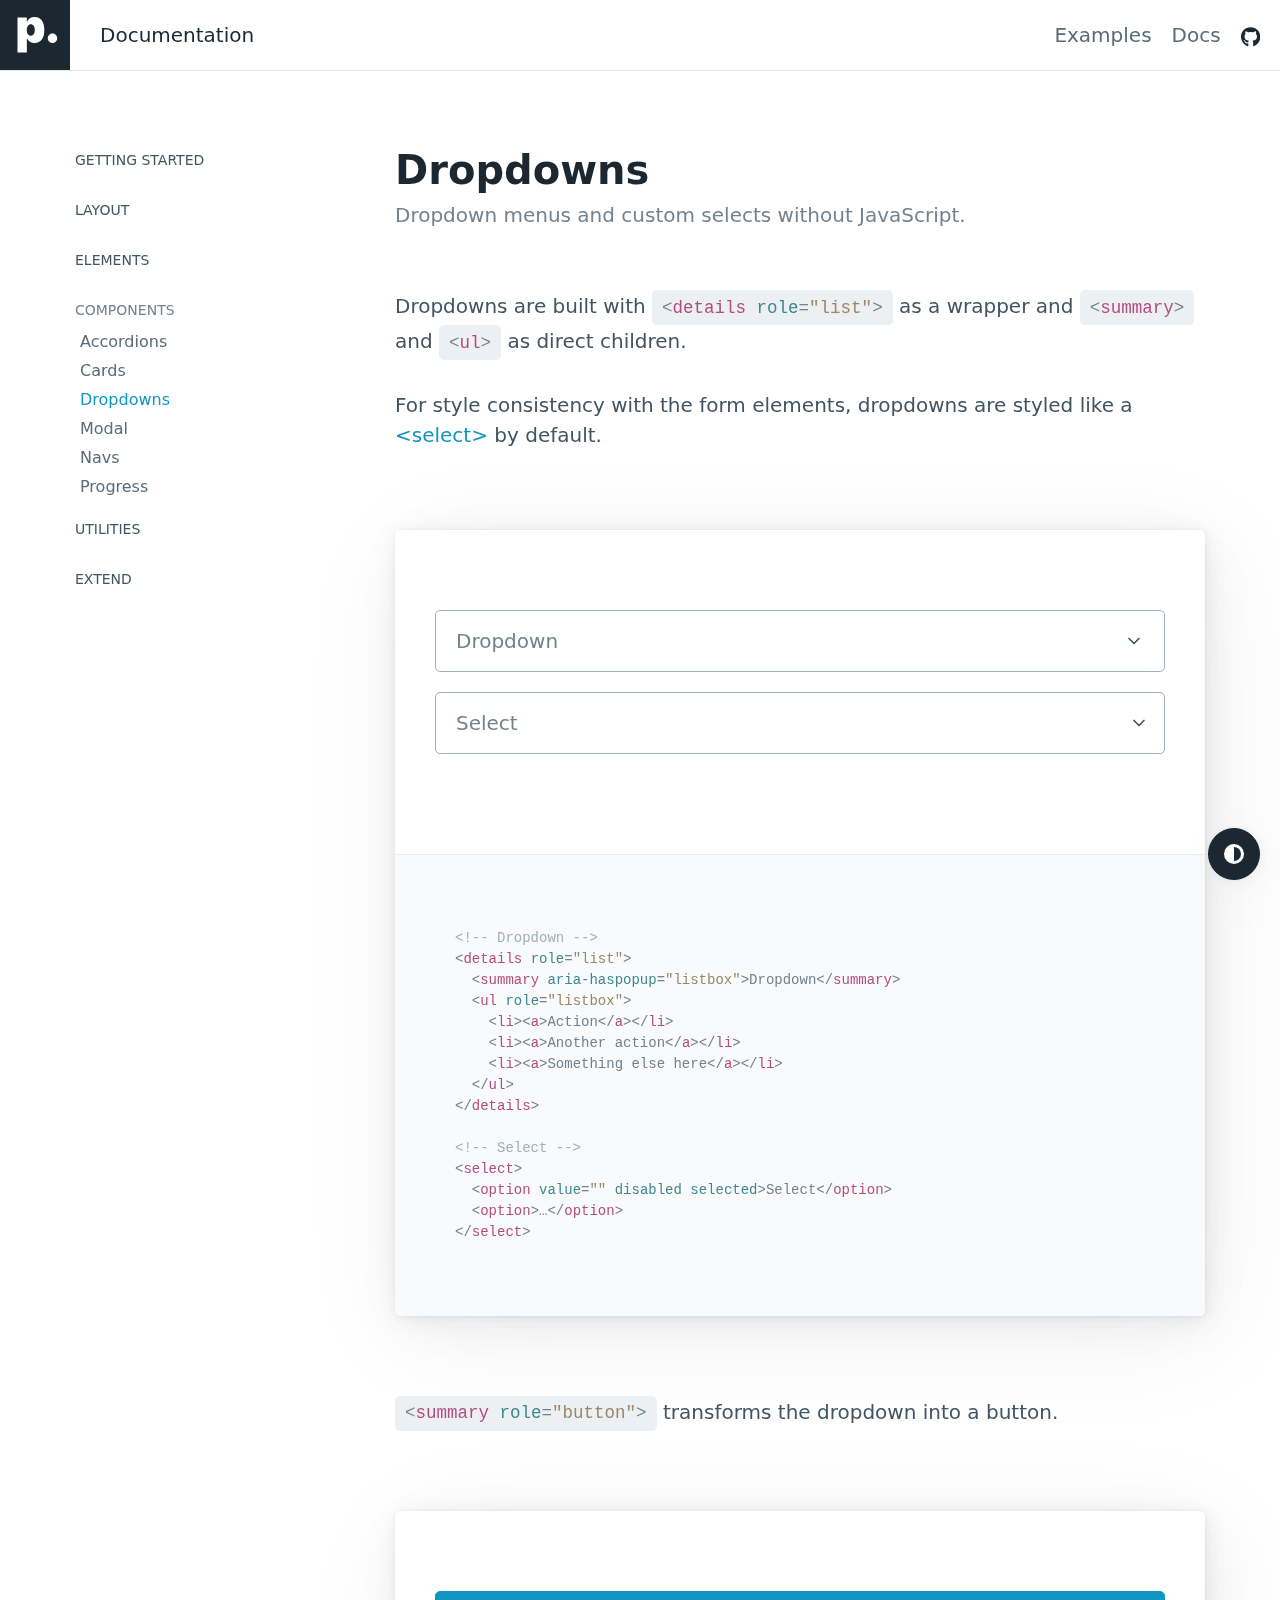
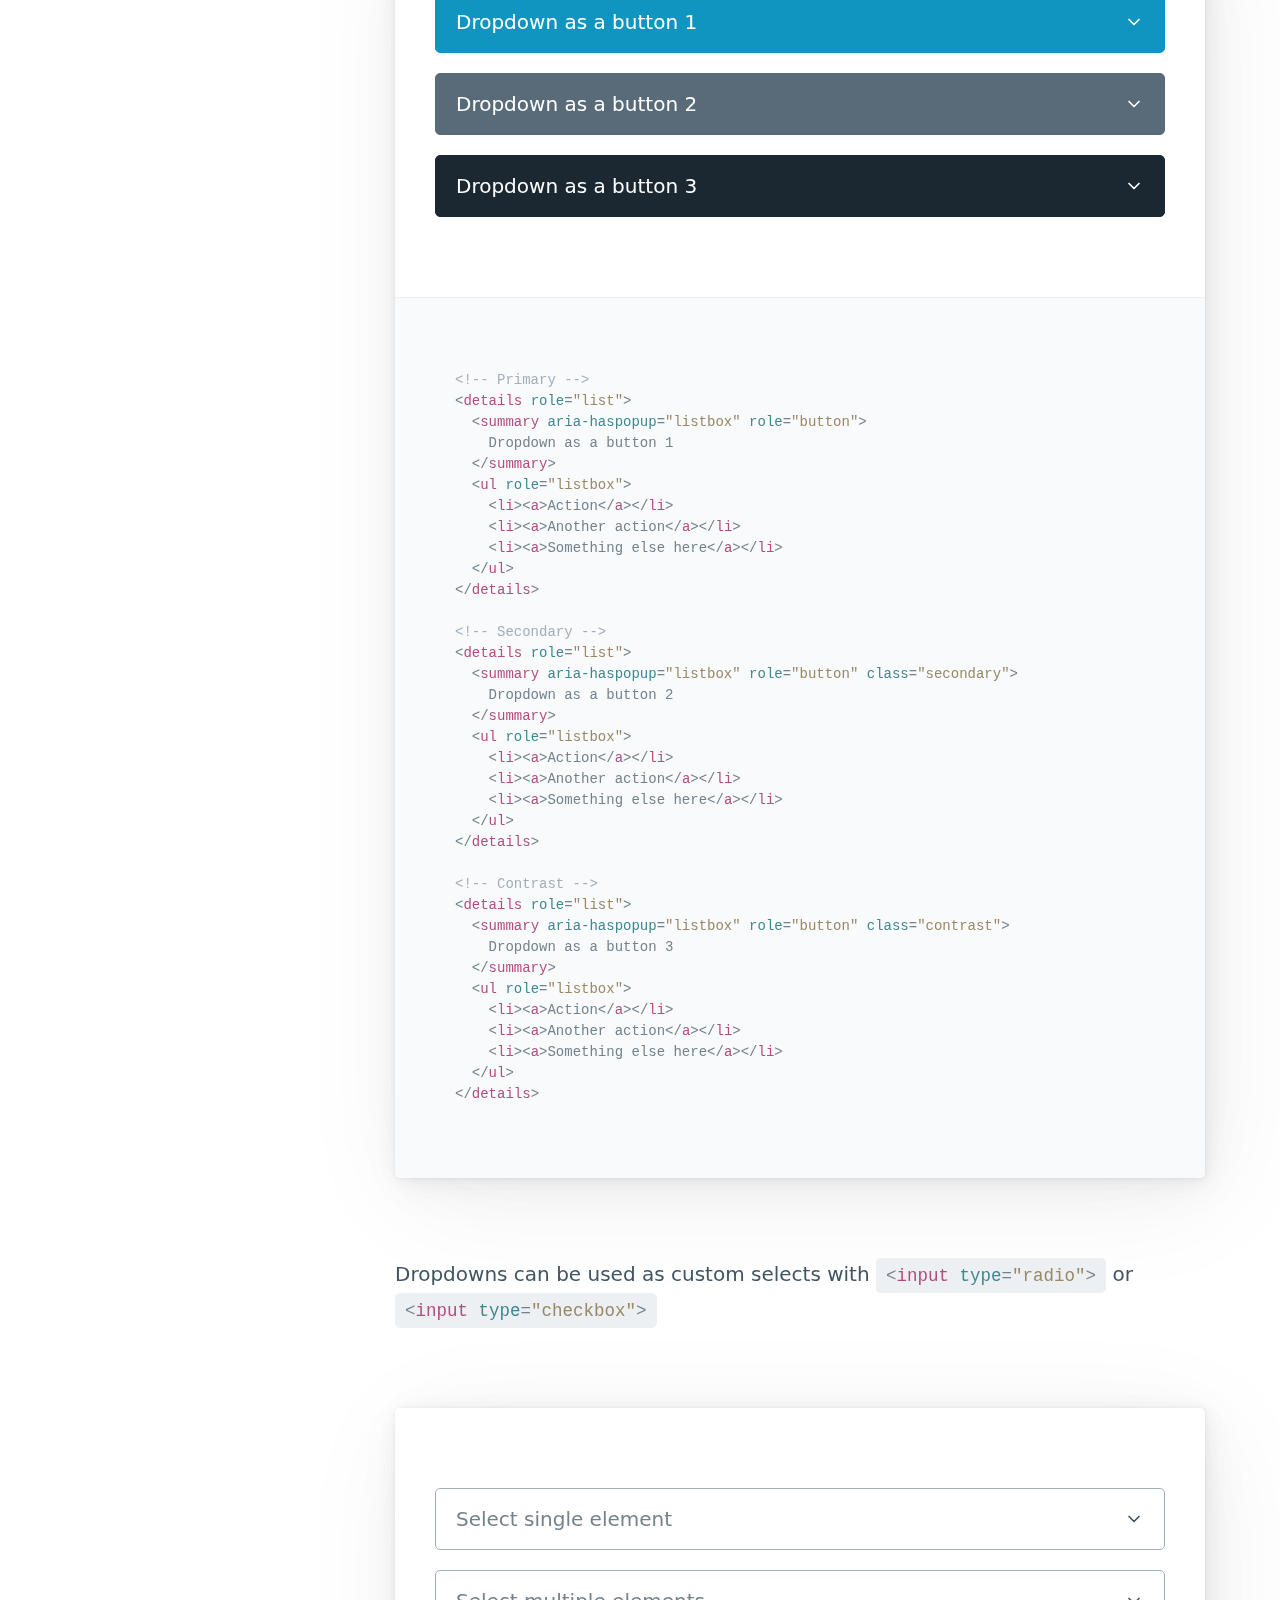
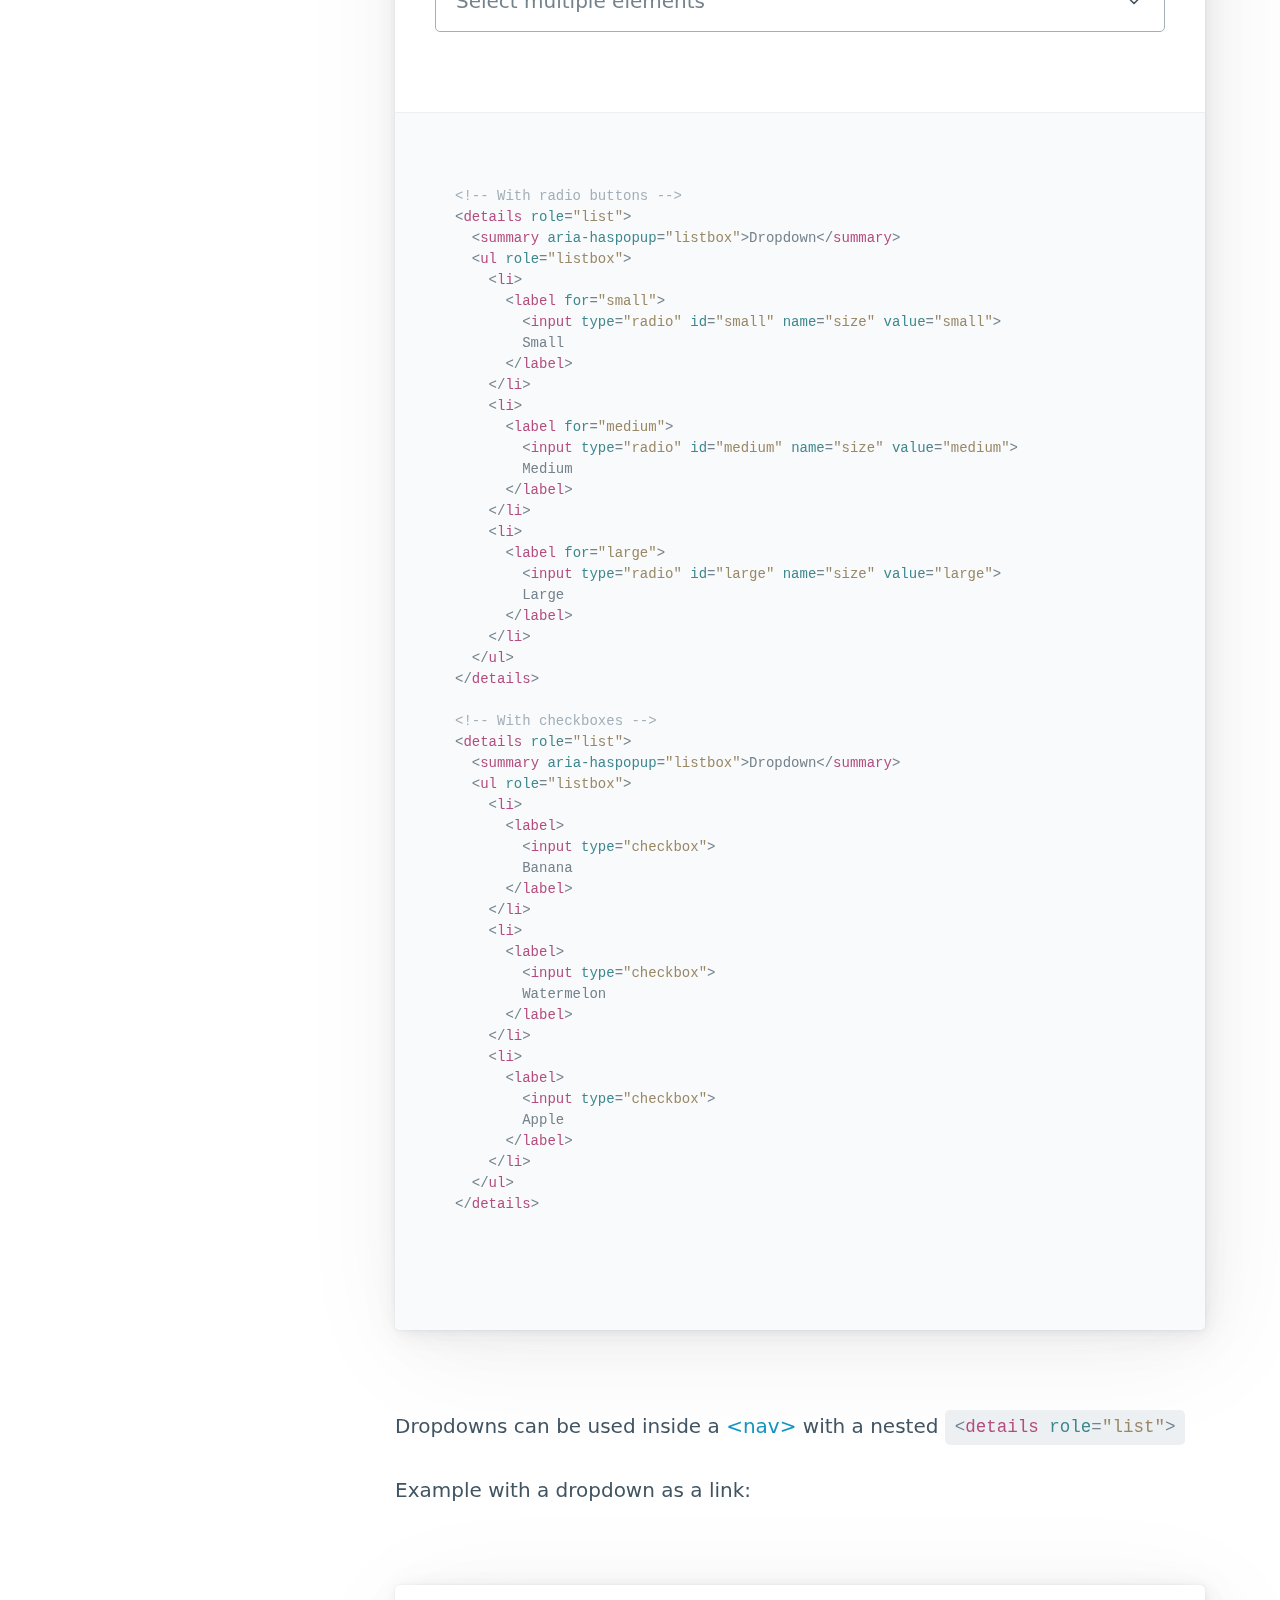
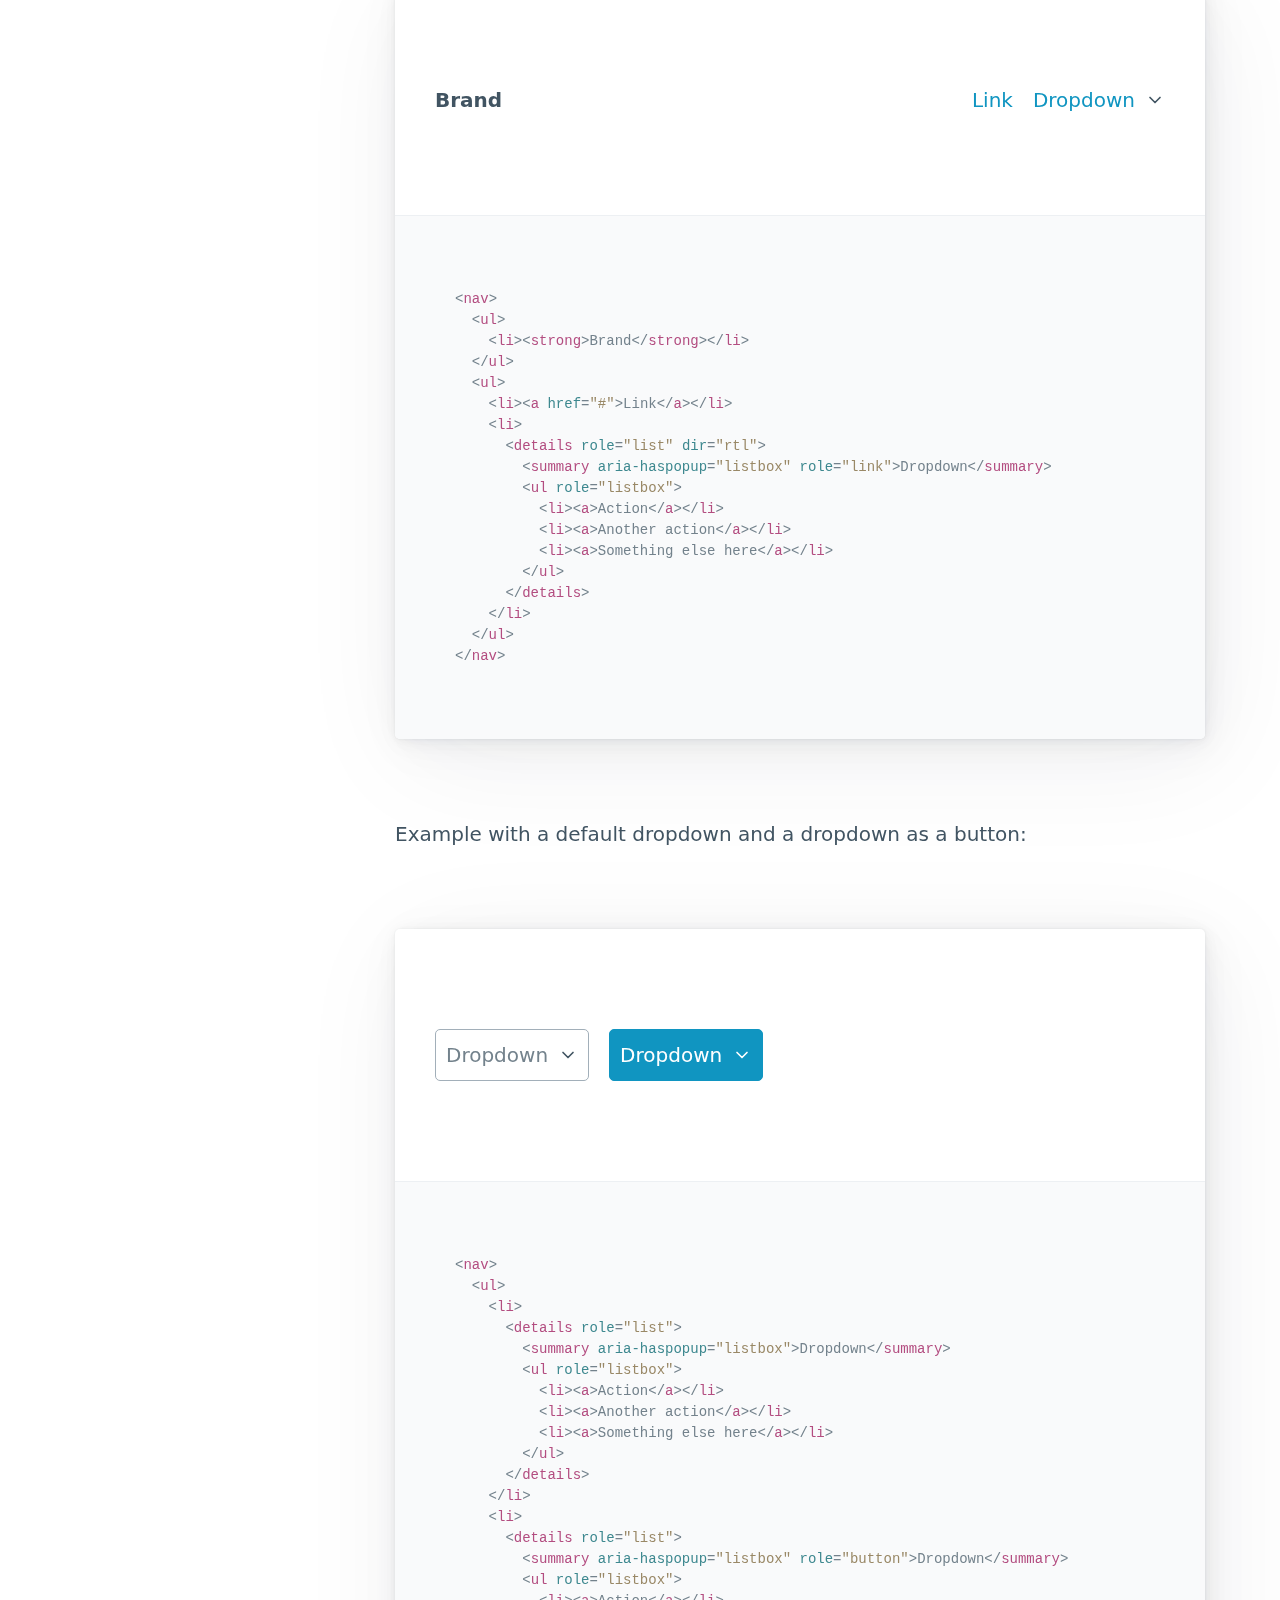
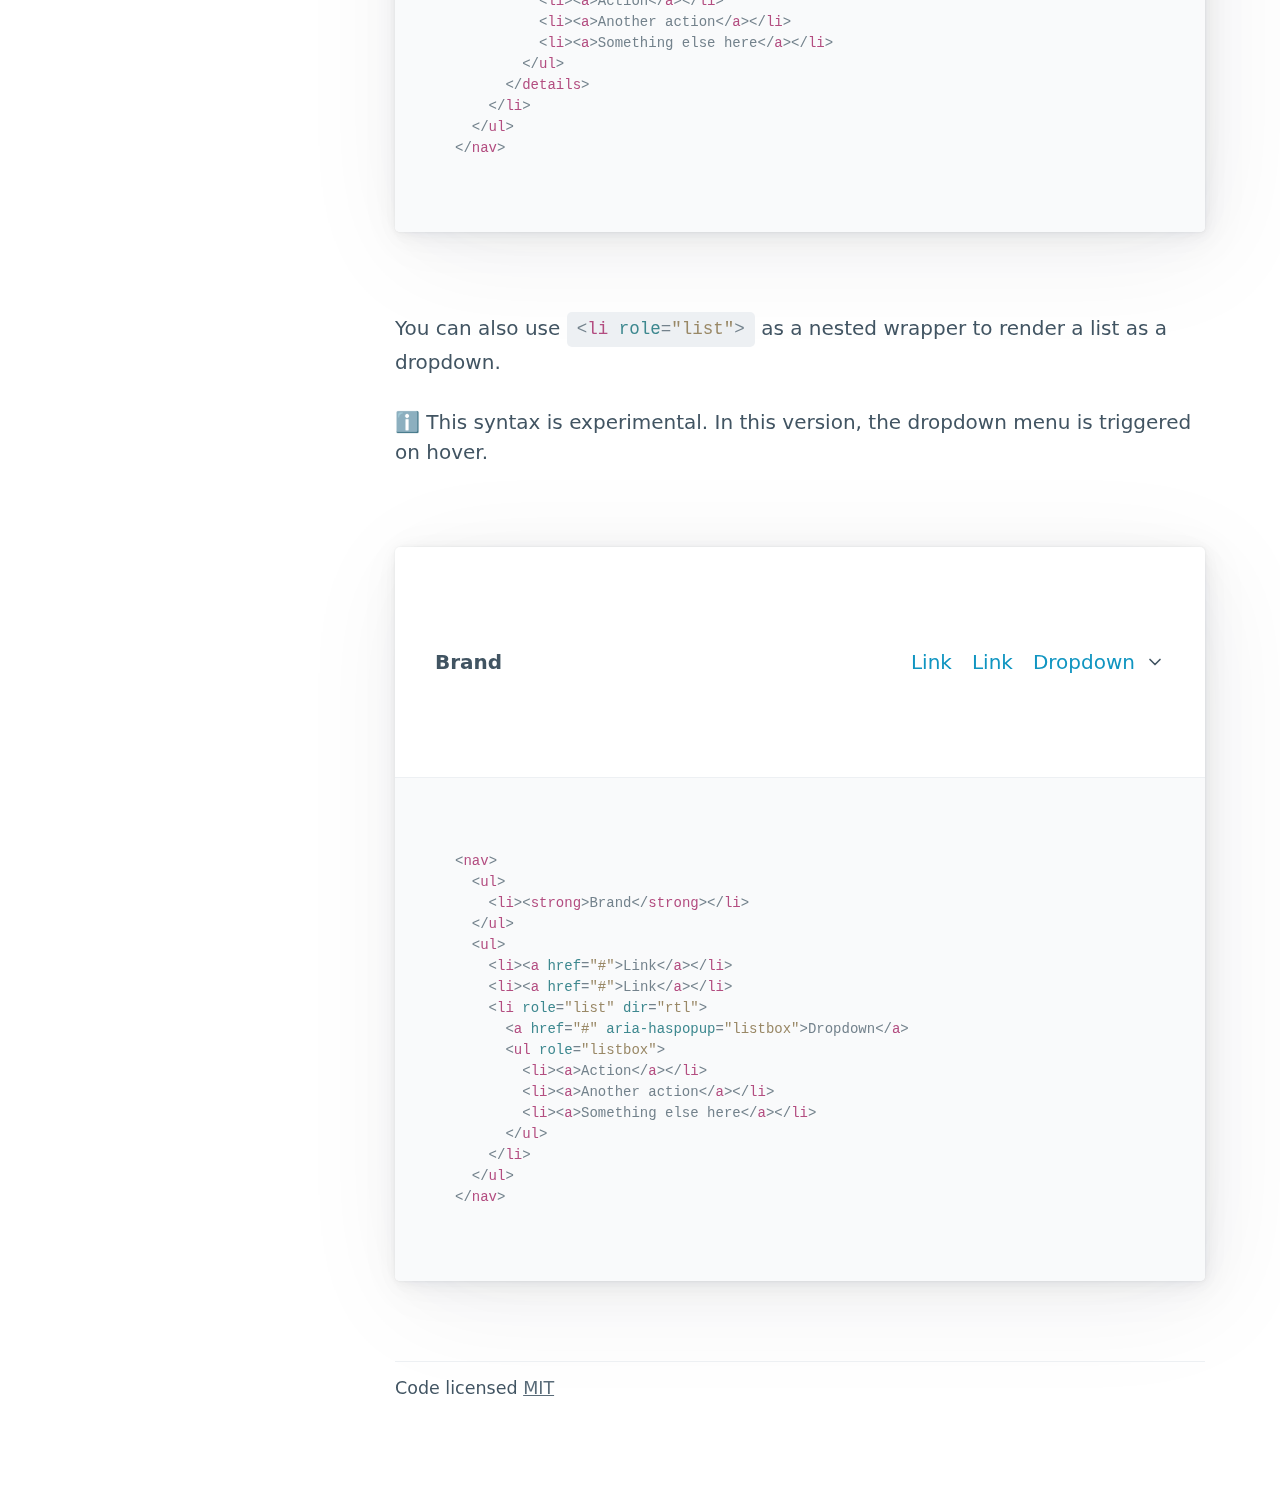
<file: docs/dropdowns.html>
<!doctype html><html lang="en"><head><meta charset="utf-8"><meta name="viewport" content="width=device-width,initial-scale=1"><title>Dropdowns • Pico CSS</title><meta name="description" content="Dropdown menus and custom selects without JavaScript."><link rel="shortcut icon" href="https://picocss.com/favicon.ico"><link rel="stylesheet" href="../css/pico.min.css"><link rel="stylesheet" href="css/pico.docs.min.css"><link rel="canonical" href="https://picocss.com/docs/dropdowns.html"></head><body><nav class="container-fluid"><ul><li><a href="https://picocss.com" aria-label="Back home"><svg aria-hidden="true" focusable="false" role="img" xmlns="http://www.w3.org/2000/svg" viewBox="0 0 1000 1000" height="56px"><path fill="currentColor" d="M633.43 429.23c0 118.38-49.76 184.72-138.87 184.72-53 0-92.04-25.37-108.62-67.32h-2.6v203.12H250V249.7h133.67v64.72h2.28c17.24-43.9 55.3-69.92 107-69.92 90.4 0 140.48 66.02 140.48 184.73zm-136.6 0c0-49.76-22.1-81.96-56.9-81.96s-56.9 32.2-57.24 82.28c.33 50.4 22.1 81.63 57.24 81.63 35.12 0 56.9-31.87 56.9-81.95zM682.5 547.5c0-37.32 30.18-67.5 67.5-67.5s67.5 30.18 67.5 67.5S787.32 615 750 615s-67.5-30.18-67.5-67.5z"/></svg></a></li><li>Documentation</li></ul><ul><li><a href="https://picocss.com#examples" class="secondary">Examples</a></li><li><a href="./" class="secondary">Docs</a></li><li><a href="https://github.com/picocss/pico" class="contrast" aria-label="Pico GitHub repository"><svg aria-hidden="true" focusable="false" role="img" xmlns="http://www.w3.org/2000/svg" viewBox="0 0 496 512" height="16px"><path fill="currentColor" d="M165.9 397.4c0 2-2.3 3.6-5.2 3.6-3.3.3-5.6-1.3-5.6-3.6 0-2 2.3-3.6 5.2-3.6 3-.3 5.6 1.3 5.6 3.6zm-31.1-4.5c-.7 2 1.3 4.3 4.3 4.9 2.6 1 5.6 0 6.2-2s-1.3-4.3-4.3-5.2c-2.6-.7-5.5.3-6.2 2.3zm44.2-1.7c-2.9.7-4.9 2.6-4.6 4.9.3 2 2.9 3.3 5.9 2.6 2.9-.7 4.9-2.6 4.6-4.6-.3-1.9-3-3.2-5.9-2.9zM244.8 8C106.1 8 0 113.3 0 252c0 110.9 69.8 205.8 169.5 239.2 12.8 2.3 17.3-5.6 17.3-12.1 0-6.2-.3-40.4-.3-61.4 0 0-70 15-84.7-29.8 0 0-11.4-29.1-27.8-36.6 0 0-22.9-15.7 1.6-15.4 0 0 24.9 2 38.6 25.8 21.9 38.6 58.6 27.5 72.9 20.9 2.3-16 8.8-27.1 16-33.7-55.9-6.2-112.3-14.3-112.3-110.5 0-27.5 7.6-41.3 23.6-58.9-2.6-6.5-11.1-33.3 2.6-67.9 20.9-6.5 69 27 69 27 20-5.6 41.5-8.5 62.8-8.5s42.8 2.9 62.8 8.5c0 0 48.1-33.6 69-27 13.7 34.7 5.2 61.4 2.6 67.9 16 17.7 25.8 31.5 25.8 58.9 0 96.5-58.9 104.2-114.8 110.5 9.2 7.9 17 22.9 17 46.4 0 33.7-.3 75.4-.3 83.6 0 6.5 4.6 14.4 17.3 12.1C428.2 457.8 496 362.9 496 252 496 113.3 383.5 8 244.8 8zM97.2 352.9c-1.3 1-1 3.3.7 5.2 1.6 1.6 3.9 2.3 5.2 1 1.3-1 1-3.3-.7-5.2-1.6-1.6-3.9-2.3-5.2-1zm-10.8-8.1c-.7 1.3.3 2.9 2.3 3.9 1.6 1 3.6.7 4.3-.7.7-1.3-.3-2.9-2.3-3.9-2-.6-3.6-.3-4.3.7zm32.4 35.6c-1.6 1.3-1 4.3 1.3 6.2 2.3 2.3 5.2 2.6 6.5 1 1.3-1.3.7-4.3-1.3-6.2-2.2-2.3-5.2-2.6-6.5-1zm-11.4-14.7c-1.6 1-1.6 3.6 0 5.9 1.6 2.3 4.3 3.3 5.6 2.3 1.6-1.3 1.6-3.9 0-6.2-1.4-2.3-4-3.3-5.6-2z"></path></svg></a></li></ul></nav><main class="container" id="docs"><aside><nav class="closed-on-mobile"><a href="./" class="secondary" id="toggle-docs-navigation"><svg xmlns="http://www.w3.org/2000/svg" class="expand" fill="currentColor" viewBox="0 0 16 16" height="16px"><title>Expand</title><path fill-rule="evenodd" d="M1 8a.5.5 0 0 1 .5-.5h13a.5.5 0 0 1 0 1h-13A.5.5 0 0 1 1 8zM7.646.146a.5.5 0 0 1 .708 0l2 2a.5.5 0 0 1-.708.708L8.5 1.707V5.5a.5.5 0 0 1-1 0V1.707L6.354 2.854a.5.5 0 1 1-.708-.708l2-2zM8 10a.5.5 0 0 1 .5.5v3.793l1.146-1.147a.5.5 0 0 1 .708.708l-2 2a.5.5 0 0 1-.708 0l-2-2a.5.5 0 0 1 .708-.708L7.5 14.293V10.5A.5.5 0 0 1 8 10z"></path></svg> <svg xmlns="http://www.w3.org/2000/svg" class="collapse" fill="currentColor" viewBox="0 0 16 16" height="16px"><title>Collapse</title><path fill-rule="evenodd" d="M1 8a.5.5 0 0 1 .5-.5h13a.5.5 0 0 1 0 1h-13A.5.5 0 0 1 1 8zm7-8a.5.5 0 0 1 .5.5v3.793l1.146-1.147a.5.5 0 0 1 .708.708l-2 2a.5.5 0 0 1-.708 0l-2-2a.5.5 0 1 1 .708-.708L7.5 4.293V.5A.5.5 0 0 1 8 0zm-.5 11.707l-1.146 1.147a.5.5 0 0 1-.708-.708l2-2a.5.5 0 0 1 .708 0l2 2a.5.5 0 0 1-.708.708L8.5 11.707V15.5a.5.5 0 0 1-1 0v-3.793z"></path></svg> Table of contents</a><details><summary>Getting started</summary><ul><li><a href="./" id="start-link" class="secondary">Usage</a></li><li><a href="./themes.html" id="themes-link" class="secondary">Themes</a></li><li><a href="./customization.html" id="customization-link" class="secondary">Customization</a></li><li><a href="./classless.html" id="classless-link" class="secondary">Class-less version</a></li><li><a href="./rtl.html" id="rtl-link" class="secondary">RTL</a></li></ul></details><details><summary>Layout</summary><ul><li><a href="./containers.html" id="containers-link" class="secondary">Containers</a></li><li><a href="./grid.html" id="grid-link" class="secondary">Grid</a></li><li><a href="./scroller.html" id="scroller-link" class="secondary">Horizontal scroller</a></li></ul></details><details><summary>Elements</summary><ul><li><a href="./typography.html" id="typography-link" class="secondary">Typography</a></li><li><a href="./buttons.html" id="buttons-link" class="secondary">Buttons</a></li><li><a href="./forms.html" id="forms-link" class="secondary">Forms</a></li><li><a href="./tables.html" id="tables-link" class="secondary">Tables</a></li></ul></details><details><summary>Components</summary><ul><li><a href="./accordions.html" id="accordions-link" class="secondary">Accordions</a></li><li><a href="./cards.html" id="cards-link" class="secondary">Cards</a></li><li><a href="./dropdowns.html" id="dropdowns-link" class="secondary">Dropdowns</a></li><li><a href="./modal.html" id="modal-link" class="secondary">Modal</a></li><li><a href="./navs.html" id="navs-link" class="secondary">Navs</a></li><li><a href="./progress.html" id="progress-link" class="secondary">Progress</a></li></ul></details><details><summary>Utilities</summary><ul><li><a href="./loading.html" id="loading-link" class="secondary">Loading</a></li><li><a href="./tooltips.html" id="tooltips-link" class="secondary">Tooltips</a></li></ul></details><details><summary>Extend</summary><ul><li><a href="./we-love-classes.html" id="we-love-classes-link" class="secondary">We love .classes</a></li></ul></details></nav><script>const activeLink=document.querySelector("aside a#dropdowns-link"),parentAccordion=activeLink.closest("details");activeLink.setAttribute("aria-current","page"),parentAccordion.setAttribute("open","true")</script></aside><div role="document"><section id="dropdown"><hgroup><h1>Dropdowns</h1><h2>Dropdown menus and custom selects without JavaScript.</h2></hgroup><p>Dropdowns are built with <code>&lt;<b>details</b> <i>role</i>=<u>"list"</u>&gt;</code> as a wrapper and <code>&lt;<b>summary</b>&gt;</code> and <code>&lt;<b>ul</b>&gt;</code> as direct children.</p><p>For style consistency with the form elements, dropdowns are styled like a <a href="forms.html">&lt;select&gt;</a> by default.</p><article aria-label="Dropdowns as Selects"><details role="list"><summary aria-haspopup="listbox">Dropdown</summary><ul role="listbox"><li><a href="#" onclick="event.preventDefault()">Action</a></li><li><a href="#" onclick="event.preventDefault()">Another action</a></li><li><a href="#" onclick="event.preventDefault()">Something else here</a></li></ul></details><select required><option value="" disabled="disabled" selected="selected">Select</option><option>Option</option><option>Another option</option><option>Something else here</option></select><footer class="code"><pre><code><em>&lt;!-- Dropdown --&gt;</em>
&lt;<b>details</b> <i>role</i>=<u>"list"</u>&gt;
  &lt;<b>summary</b> <i>aria-haspopup</i>=<u>"listbox"</u>&gt;Dropdown&lt;/<b>summary</b>&gt;
  &lt;<b>ul</b> <i>role</i>=<u>"listbox"</u>&gt;
    &lt;<b>li</b>&gt;&lt;<b>a</b>&gt;Action&lt;/<b>a</b>&gt;&lt;/<b>li</b>&gt;
    &lt;<b>li</b>&gt;&lt;<b>a</b>&gt;Another action&lt;/<b>a</b>&gt;&lt;/<b>li</b>&gt;
    &lt;<b>li</b>&gt;&lt;<b>a</b>&gt;Something else here&lt;/<b>a</b>&gt;&lt;/<b>li</b>&gt;
  &lt;/<b>ul</b>&gt;
&lt;/<b>details</b>&gt;

<em>&lt;!-- Select --&gt;</em>
&lt;<b>select</b>&gt;
  &lt;<b>option</b> <i>value</i>=<u>""</u> <i>disabled selected</i>&gt;Select&lt;/<b>option</b>&gt;
  &lt;<b>option</b>&gt;…&lt;/<b>option</b>&gt;
&lt;/<b>select</b>&gt;
</code></pre></footer></article><p><code>&lt;<b>summary</b> <i>role</i>=<u>"button"</u>&gt;</code> transforms the dropdown into a button.</p><article aria-label="Dropdowns as Buttons"><details role="list"><summary aria-haspopup="listbox" role="button">Dropdown as a button 1</summary><ul role="listbox"><li><a href="#" onclick="event.preventDefault()">Action</a></li><li><a href="#" onclick="event.preventDefault()">Another action</a></li><li><a href="#" onclick="event.preventDefault()">Something else here</a></li></ul></details><details role="list"><summary aria-haspopup="listbox" role="button" class="secondary">Dropdown as a button 2</summary><ul role="listbox"><li><a href="#" onclick="event.preventDefault()">Action</a></li><li><a href="#" onclick="event.preventDefault()">Another action</a></li><li><a href="#" onclick="event.preventDefault()">Something else here</a></li></ul></details><details role="list"><summary aria-haspopup="listbox" role="button" class="contrast">Dropdown as a button 3</summary><ul role="listbox"><li><a href="#" onclick="event.preventDefault()">Action</a></li><li><a href="#" onclick="event.preventDefault()">Another action</a></li><li><a href="#" onclick="event.preventDefault()">Something else here</a></li></ul></details><footer class="code"><pre><code><em>&lt;!-- Primary --&gt;</em>
&lt;<b>details</b> <i>role</i>=<u>"list"</u>&gt;
  &lt;<b>summary</b> <i>aria-haspopup</i>=<u>"listbox"</u> <i>role</i>=<u>"button"</u>&gt;
    Dropdown as a button 1
  &lt;/<b>summary</b>&gt;
  &lt;<b>ul</b> <i>role</i>=<u>"listbox"</u>&gt;
    &lt;<b>li</b>&gt;&lt;<b>a</b>&gt;Action&lt;/<b>a</b>&gt;&lt;/<b>li</b>&gt;
    &lt;<b>li</b>&gt;&lt;<b>a</b>&gt;Another action&lt;/<b>a</b>&gt;&lt;/<b>li</b>&gt;
    &lt;<b>li</b>&gt;&lt;<b>a</b>&gt;Something else here&lt;/<b>a</b>&gt;&lt;/<b>li</b>&gt;
  &lt;/<b>ul</b>&gt;
&lt;/<b>details</b>&gt;

<em>&lt;!-- Secondary --&gt;</em>
&lt;<b>details</b> <i>role</i>=<u>"list"</u>&gt;
  &lt;<b>summary</b> <i>aria-haspopup</i>=<u>"listbox"</u> <i>role</i>=<u>"button"</u> <i>class</i>=<u>"secondary"</u>&gt;
    Dropdown as a button 2
  &lt;/<b>summary</b>&gt;
  &lt;<b>ul</b> <i>role</i>=<u>"listbox"</u>&gt;
    &lt;<b>li</b>&gt;&lt;<b>a</b>&gt;Action&lt;/<b>a</b>&gt;&lt;/<b>li</b>&gt;
    &lt;<b>li</b>&gt;&lt;<b>a</b>&gt;Another action&lt;/<b>a</b>&gt;&lt;/<b>li</b>&gt;
    &lt;<b>li</b>&gt;&lt;<b>a</b>&gt;Something else here&lt;/<b>a</b>&gt;&lt;/<b>li</b>&gt;
  &lt;/<b>ul</b>&gt;
&lt;/<b>details</b>&gt;

<em>&lt;!-- Contrast --&gt;</em>
&lt;<b>details</b> <i>role</i>=<u>"list"</u>&gt;
  &lt;<b>summary</b> <i>aria-haspopup</i>=<u>"listbox"</u> <i>role</i>=<u>"button"</u> <i>class</i>=<u>"contrast"</u>&gt;
    Dropdown as a button 3
  &lt;/<b>summary</b>&gt;
  &lt;<b>ul</b> <i>role</i>=<u>"listbox"</u>&gt;
    &lt;<b>li</b>&gt;&lt;<b>a</b>&gt;Action&lt;/<b>a</b>&gt;&lt;/<b>li</b>&gt;
    &lt;<b>li</b>&gt;&lt;<b>a</b>&gt;Another action&lt;/<b>a</b>&gt;&lt;/<b>li</b>&gt;
    &lt;<b>li</b>&gt;&lt;<b>a</b>&gt;Something else here&lt;/<b>a</b>&gt;&lt;/<b>li</b>&gt;
  &lt;/<b>ul</b>&gt;
&lt;/<b>details</b>&gt;
</code></pre></footer></article><p>Dropdowns can be used as custom selects with <code>&lt;<b>input</b> <i>type</i>=<u>"radio"</u>&gt;</code> or <code>&lt;<b>input</b> <i>type</i>=<u>"checkbox"</u>&gt;</code></p><article aria-label="Dropdowns with radio buttons or checkboxes"><details role="list"><summary aria-haspopup="listbox">Select single element</summary><ul role="listbox"><li><label for="small"><input type="radio" id="small" name="size" value="small"/> Small</label></li><li><label for="medium"><input type="radio" id="medium" name="size" value="medium"/> Medium</label></li><li><label for="large"><input type="radio" id="large" name="size" value="large"/> Large</label></li></ul></details><details role="list"><summary aria-haspopup="listbox">Select multiple elements</summary><ul role="listbox"><li><label><input type="checkbox"/> Banana</label></li><li><label><input type="checkbox"/> Watermelon</label></li><li><label><input type="checkbox"/> Apple</label></li></ul></details><footer class="code"><pre><code><em>&lt;!-- With radio buttons --&gt;</em>
&lt;<b>details</b> <i>role</i>=<u>"list"</u>&gt;
  &lt;<b>summary</b> <i>aria-haspopup</i>=<u>"listbox"</u>&gt;Dropdown&lt;/<b>summary</b>&gt;
  &lt;<b>ul</b> <i>role</i>=<u>"listbox"</u>&gt;
    &lt;<b>li</b>&gt;
      &lt;<b>label</b> <i>for</i>=<u>"small"</u>&gt;
        &lt;<b>input</b> <i>type</i>=<u>"radio"</u> <i>id</i>=<u>"small"</u> <i>name</i>=<u>"size"</u> <i>value</i>=<u>"small"</u>&gt;
        Small
      &lt;/<b>label</b>&gt;
    &lt;/<b>li</b>&gt;
    &lt;<b>li</b>&gt;
      &lt;<b>label</b> <i>for</i>=<u>"medium"</u>&gt;
        &lt;<b>input</b> <i>type</i>=<u>"radio"</u> <i>id</i>=<u>"medium"</u> <i>name</i>=<u>"size"</u> <i>value</i>=<u>"medium"</u>&gt;
        Medium
      &lt;/<b>label</b>&gt;
    &lt;/<b>li</b>&gt;
    &lt;<b>li</b>&gt;
      &lt;<b>label</b> <i>for</i>=<u>"large"</u>&gt;
        &lt;<b>input</b> <i>type</i>=<u>"radio"</u> <i>id</i>=<u>"large"</u> <i>name</i>=<u>"size"</u> <i>value</i>=<u>"large"</u>&gt;
        Large
      &lt;/<b>label</b>&gt;
    &lt;/<b>li</b>&gt;
  &lt;/<b>ul</b>&gt;
&lt;/<b>details</b>&gt;

<em>&lt;!-- With checkboxes --&gt;</em>
&lt;<b>details</b> <i>role</i>=<u>"list"</u>&gt;
  &lt;<b>summary</b> <i>aria-haspopup</i>=<u>"listbox"</u>&gt;Dropdown&lt;/<b>summary</b>&gt;
  &lt;<b>ul</b> <i>role</i>=<u>"listbox"</u>&gt;
    &lt;<b>li</b>&gt;
      &lt;<b>label</b>&gt;
        &lt;<b>input</b> <i>type</i>=<u>"checkbox"</u>&gt;
        Banana
      &lt;/<b>label</b>&gt;
    &lt;/<b>li</b>&gt;
    &lt;<b>li</b>&gt;
      &lt;<b>label</b>&gt;
        &lt;<b>input</b> <i>type</i>=<u>"checkbox"</u>&gt;
        Watermelon
      &lt;/<b>label</b>&gt;
    &lt;/<b>li</b>&gt;
    &lt;<b>li</b>&gt;
      &lt;<b>label</b>&gt;
        &lt;<b>input</b> <i>type</i>=<u>"checkbox"</u>&gt;
        Apple
      &lt;/<b>label</b>&gt;
    &lt;/<b>li</b>&gt;
  &lt;/<b>ul</b>&gt;
&lt;/<b>details</b>&gt;
              
            </code></pre></footer></article><p>Dropdowns can be used inside a <a href="navs.html">&lt;nav&gt;</a> with a nested <code>&lt;<b>details</b> <i>role</i>=<u>"list"</u>&gt;</code></p><p>Example with a dropdown as a link:</p><article aria-label="Dropdowns inside a nav"><nav><ul><li><strong>Brand</strong></li></ul><ul><li><a href="#" onclick="event.preventDefault()">Link</a></li><li><details role="list" dir="rtl"><summary aria-haspopup="listbox" role="link">Dropdown</summary><ul role="listbox"><li><a href="#" onclick="event.preventDefault()">Action</a></li><li><a href="#" onclick="event.preventDefault()">Another action</a></li><li><a href="#" onclick="event.preventDefault()">Something else here</a></li></ul></details></li></ul></nav><footer class="code"><pre><code>&lt;<b>nav</b>&gt;
  &lt;<b>ul</b>&gt;
    &lt;<b>li</b>&gt;&lt;<b>strong</b>&gt;Brand&lt;/<b>strong</b>&gt;&lt;/<b>li</b>&gt;
  &lt;/<b>ul</b>&gt;
  &lt;<b>ul</b>&gt;
    &lt;<b>li</b>&gt;&lt;<b>a</b> <i>href</i>=<u>"#"</u>&gt;Link&lt;/<b>a</b>&gt;&lt;/<b>li</b>&gt;
    &lt;<b>li</b>&gt;
      &lt;<b>details</b> <i>role</i>=<u>"list"</u> <i>dir</i>=<u>"rtl"</u>&gt;
        &lt;<b>summary</b> <i>aria-haspopup</i>=<u>"listbox"</u> <i>role</i>=<u>"link"</u>&gt;Dropdown&lt;/<b>summary</b>&gt;
        &lt;<b>ul</b> <i>role</i>=<u>"listbox"</u>&gt;
          &lt;<b>li</b>&gt;&lt;<b>a</b>&gt;Action&lt;/<b>a</b>&gt;&lt;/<b>li</b>&gt;
          &lt;<b>li</b>&gt;&lt;<b>a</b>&gt;Another action&lt;/<b>a</b>&gt;&lt;/<b>li</b>&gt;
          &lt;<b>li</b>&gt;&lt;<b>a</b>&gt;Something else here&lt;/<b>a</b>&gt;&lt;/<b>li</b>&gt;
        &lt;/<b>ul</b>&gt;
      &lt;/<b>details</b>&gt;
    &lt;/<b>li</b>&gt;
  &lt;/<b>ul</b>&gt;
&lt;/<b>nav</b>&gt;</code></pre></footer></article><p>Example with a default dropdown and a dropdown as a button:</p><article aria-label="Dropdowns inside a nav"><nav><ul><li><details role="list"><summary aria-haspopup="listbox">Dropdown</summary><ul role="listbox"><li><a href="#" onclick="event.preventDefault()">Action</a></li><li><a href="#" onclick="event.preventDefault()">Another action</a></li><li><a href="#" onclick="event.preventDefault()">Something else here</a></li></ul></details></li><li><details role="list"><summary aria-haspopup="listbox" role="button">Dropdown</summary><ul role="listbox"><li><a href="#" onclick="event.preventDefault()">Action</a></li><li><a href="#" onclick="event.preventDefault()">Another action</a></li><li><a href="#" onclick="event.preventDefault()">Something else here</a></li></ul></details></li></ul></nav><footer class="code"><pre><code>&lt;<b>nav</b>&gt;
  &lt;<b>ul</b>&gt;
    &lt;<b>li</b>&gt;
      &lt;<b>details</b> <i>role</i>=<u>"list"</u>&gt;
        &lt;<b>summary</b> <i>aria-haspopup</i>=<u>"listbox"</u>&gt;Dropdown&lt;/<b>summary</b>&gt;
        &lt;<b>ul</b> <i>role</i>=<u>"listbox"</u>&gt;
          &lt;<b>li</b>&gt;&lt;<b>a</b>&gt;Action&lt;/<b>a</b>&gt;&lt;/<b>li</b>&gt;
          &lt;<b>li</b>&gt;&lt;<b>a</b>&gt;Another action&lt;/<b>a</b>&gt;&lt;/<b>li</b>&gt;
          &lt;<b>li</b>&gt;&lt;<b>a</b>&gt;Something else here&lt;/<b>a</b>&gt;&lt;/<b>li</b>&gt;
        &lt;/<b>ul</b>&gt;
      &lt;/<b>details</b>&gt;
    &lt;/<b>li</b>&gt;
    &lt;<b>li</b>&gt;
      &lt;<b>details</b> <i>role</i>=<u>"list"</u>&gt;
        &lt;<b>summary</b> <i>aria-haspopup</i>=<u>"listbox"</u> <i>role</i>=<u>"button"</u>&gt;Dropdown&lt;/<b>summary</b>&gt;
        &lt;<b>ul</b> <i>role</i>=<u>"listbox"</u>&gt;
          &lt;<b>li</b>&gt;&lt;<b>a</b>&gt;Action&lt;/<b>a</b>&gt;&lt;/<b>li</b>&gt;
          &lt;<b>li</b>&gt;&lt;<b>a</b>&gt;Another action&lt;/<b>a</b>&gt;&lt;/<b>li</b>&gt;
          &lt;<b>li</b>&gt;&lt;<b>a</b>&gt;Something else here&lt;/<b>a</b>&gt;&lt;/<b>li</b>&gt;
        &lt;/<b>ul</b>&gt;
      &lt;/<b>details</b>&gt;
    &lt;/<b>li</b>&gt;
  &lt;/<b>ul</b>&gt;
&lt;/<b>nav</b>&gt;</code></pre></footer></article><p>You can also use <code>&lt;<b>li</b> <i>role</i>=<u>"list"</u>&gt;</code> as a nested wrapper to render a list as a dropdown.</p><p>ℹ️&nbsp;This syntax is experimental. In this version, the dropdown menu is triggered on hover.</p><article aria-label="Dropdowns inside a nav"><nav><ul><li><strong>Brand</strong></li></ul><ul><li><a href="#" onclick="event.preventDefault()">Link</a></li><li><a href="#" onclick="event.preventDefault()">Link</a></li><li role="list" dir="rtl"><a href="#" onclick="event.preventDefault()" aria-haspopup="listbox">Dropdown</a><ul role="listbox"><li><a href="#" onclick="event.preventDefault()">Action</a></li><li><a href="#" onclick="event.preventDefault()">Another action</a></li><li><a href="#" onclick="event.preventDefault()">Something else here</a></li></ul></li></ul></nav><footer class="code"><pre><code>&lt;<b>nav</b>&gt;
  &lt;<b>ul</b>&gt;
    &lt;<b>li</b>&gt;&lt;<b>strong</b>&gt;Brand&lt;/<b>strong</b>&gt;&lt;/<b>li</b>&gt;
  &lt;/<b>ul</b>&gt;
  &lt;<b>ul</b>&gt;
    &lt;<b>li</b>&gt;&lt;<b>a</b> <i>href</i>=<u>"#"</u>&gt;Link&lt;/<b>a</b>&gt;&lt;/<b>li</b>&gt;
    &lt;<b>li</b>&gt;&lt;<b>a</b> <i>href</i>=<u>"#"</u>&gt;Link&lt;/<b>a</b>&gt;&lt;/<b>li</b>&gt;
    &lt;<b>li</b> <i>role</i>=<u>"list"</u> <i>dir</i>=<u>"rtl"</u>&gt;
      &lt;<b>a</b> <i>href</i>=<u>"#"</u> <i>aria-haspopup</i>=<u>"listbox"</u>&gt;Dropdown&lt;/<b>a</b>&gt;
      &lt;<b>ul</b> <i>role</i>=<u>"listbox"</u>&gt;
        &lt;<b>li</b>&gt;&lt;<b>a</b>&gt;Action&lt;/<b>a</b>&gt;&lt;/<b>li</b>&gt;
        &lt;<b>li</b>&gt;&lt;<b>a</b>&gt;Another action&lt;/<b>a</b>&gt;&lt;/<b>li</b>&gt;
        &lt;<b>li</b>&gt;&lt;<b>a</b>&gt;Something else here&lt;/<b>a</b>&gt;&lt;/<b>li</b>&gt;
      &lt;/<b>ul</b>&gt;
    &lt;/<b>li</b>&gt;
  &lt;/<b>ul</b>&gt;
&lt;/<b>nav</b>&gt;</code></pre></footer></article></section><footer><hr><p><small>Code licensed <a href="https://github.com/picocss/pico/blob/master/LICENSE.md" class="secondary">MIT</a></small></p></footer></div></main><script src="js/commons.min.js"></script></body></html>
</file>
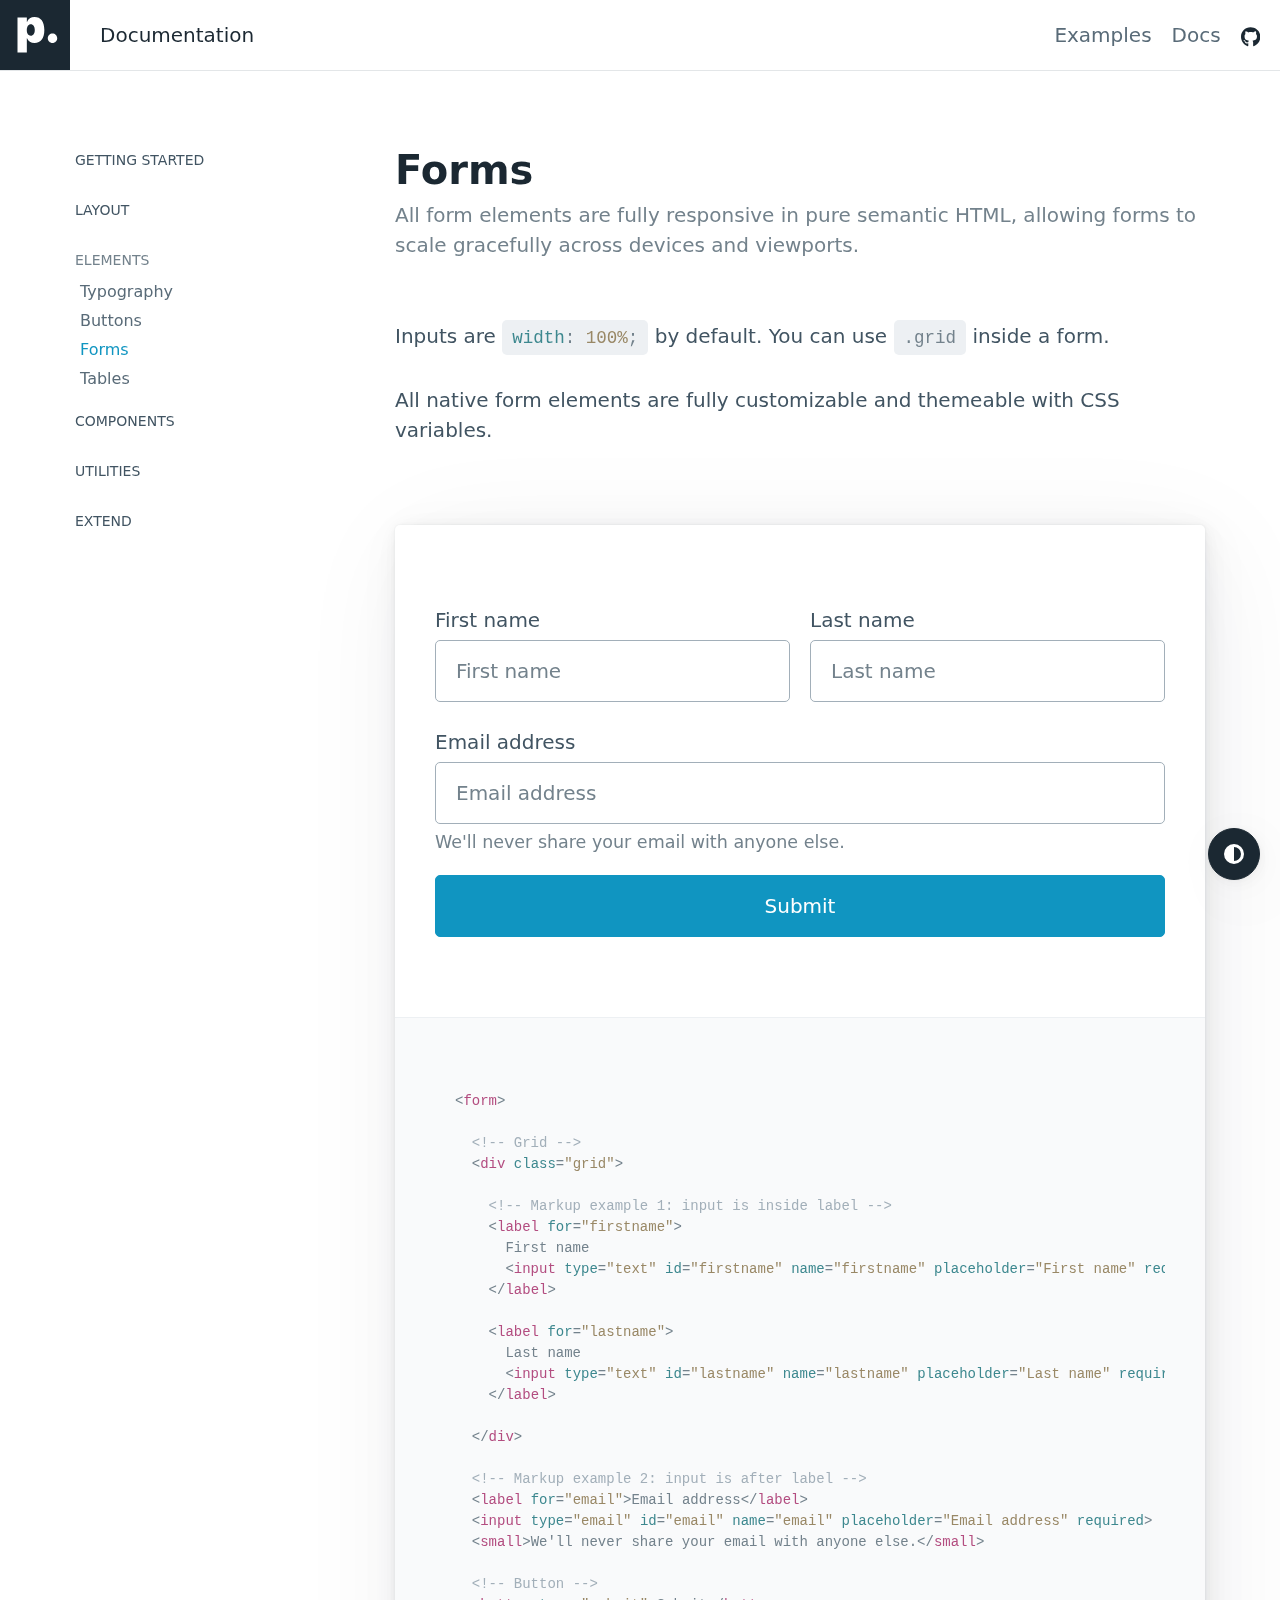
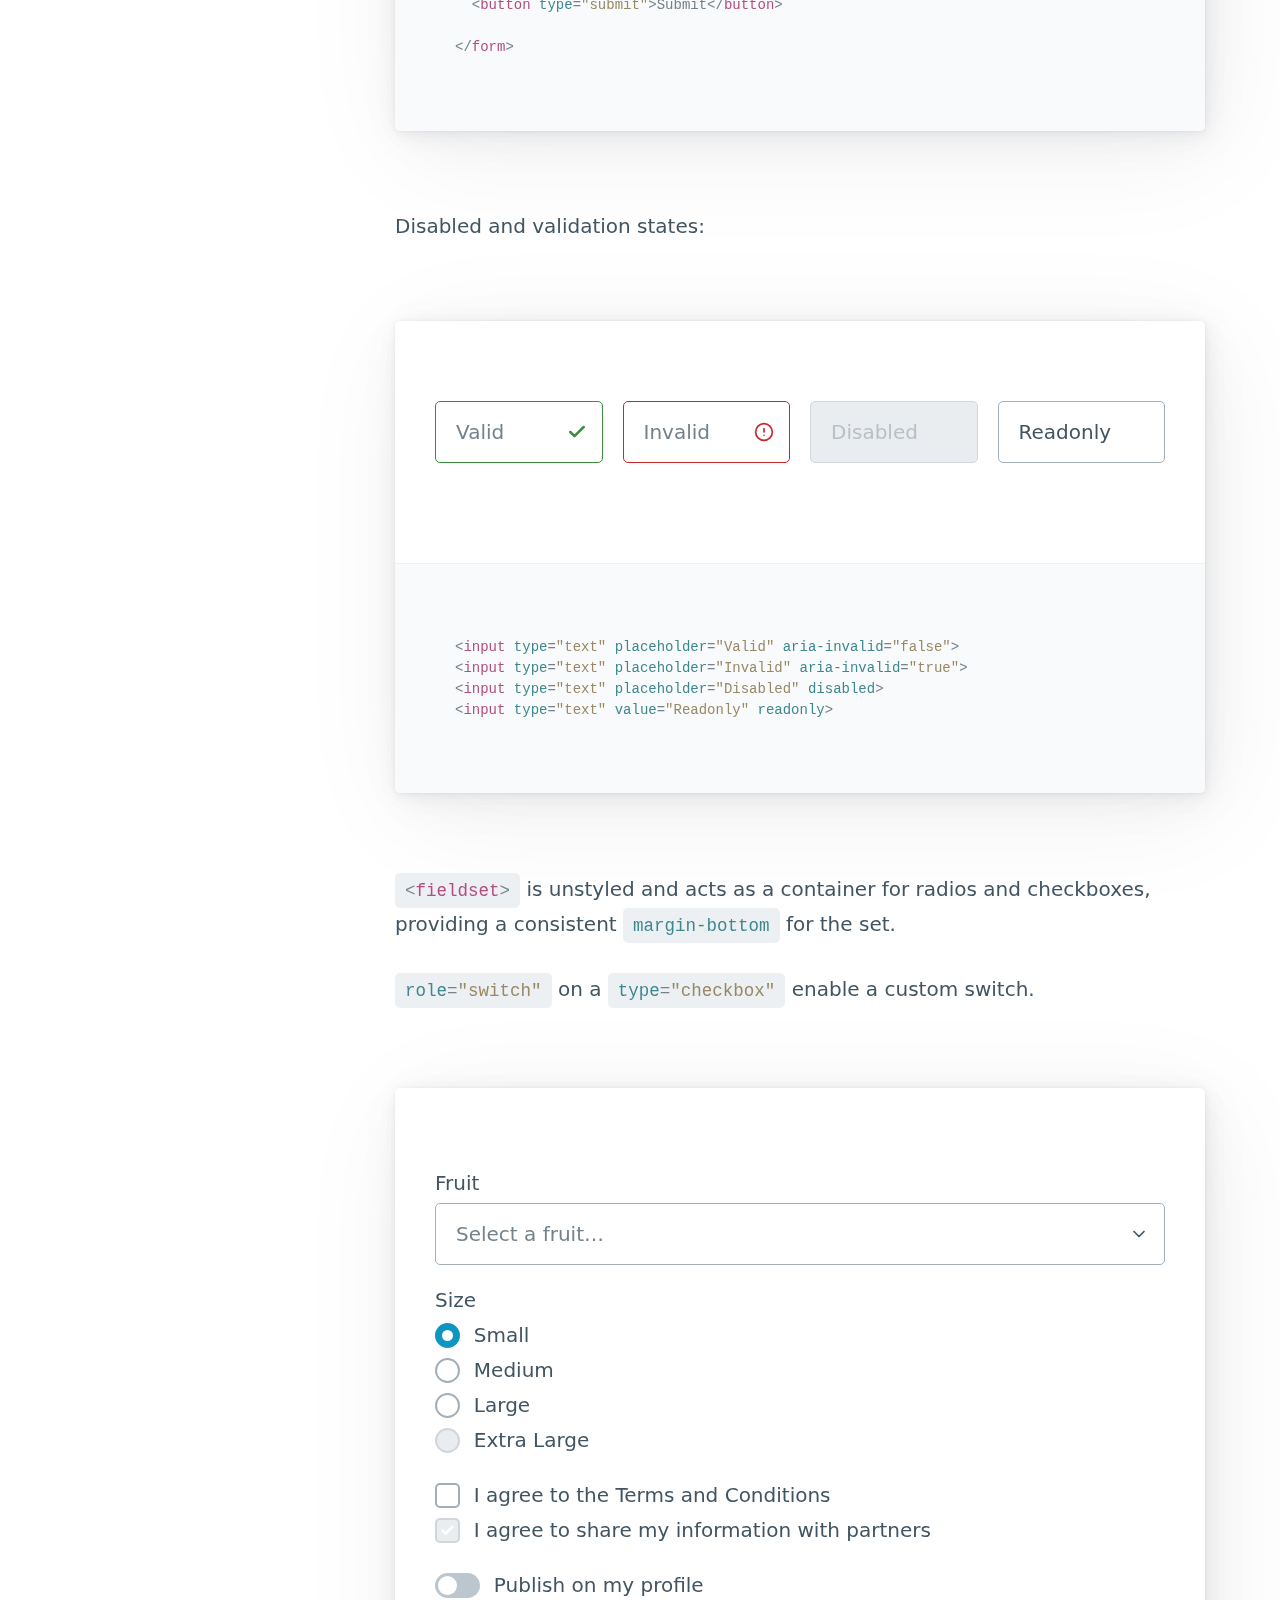
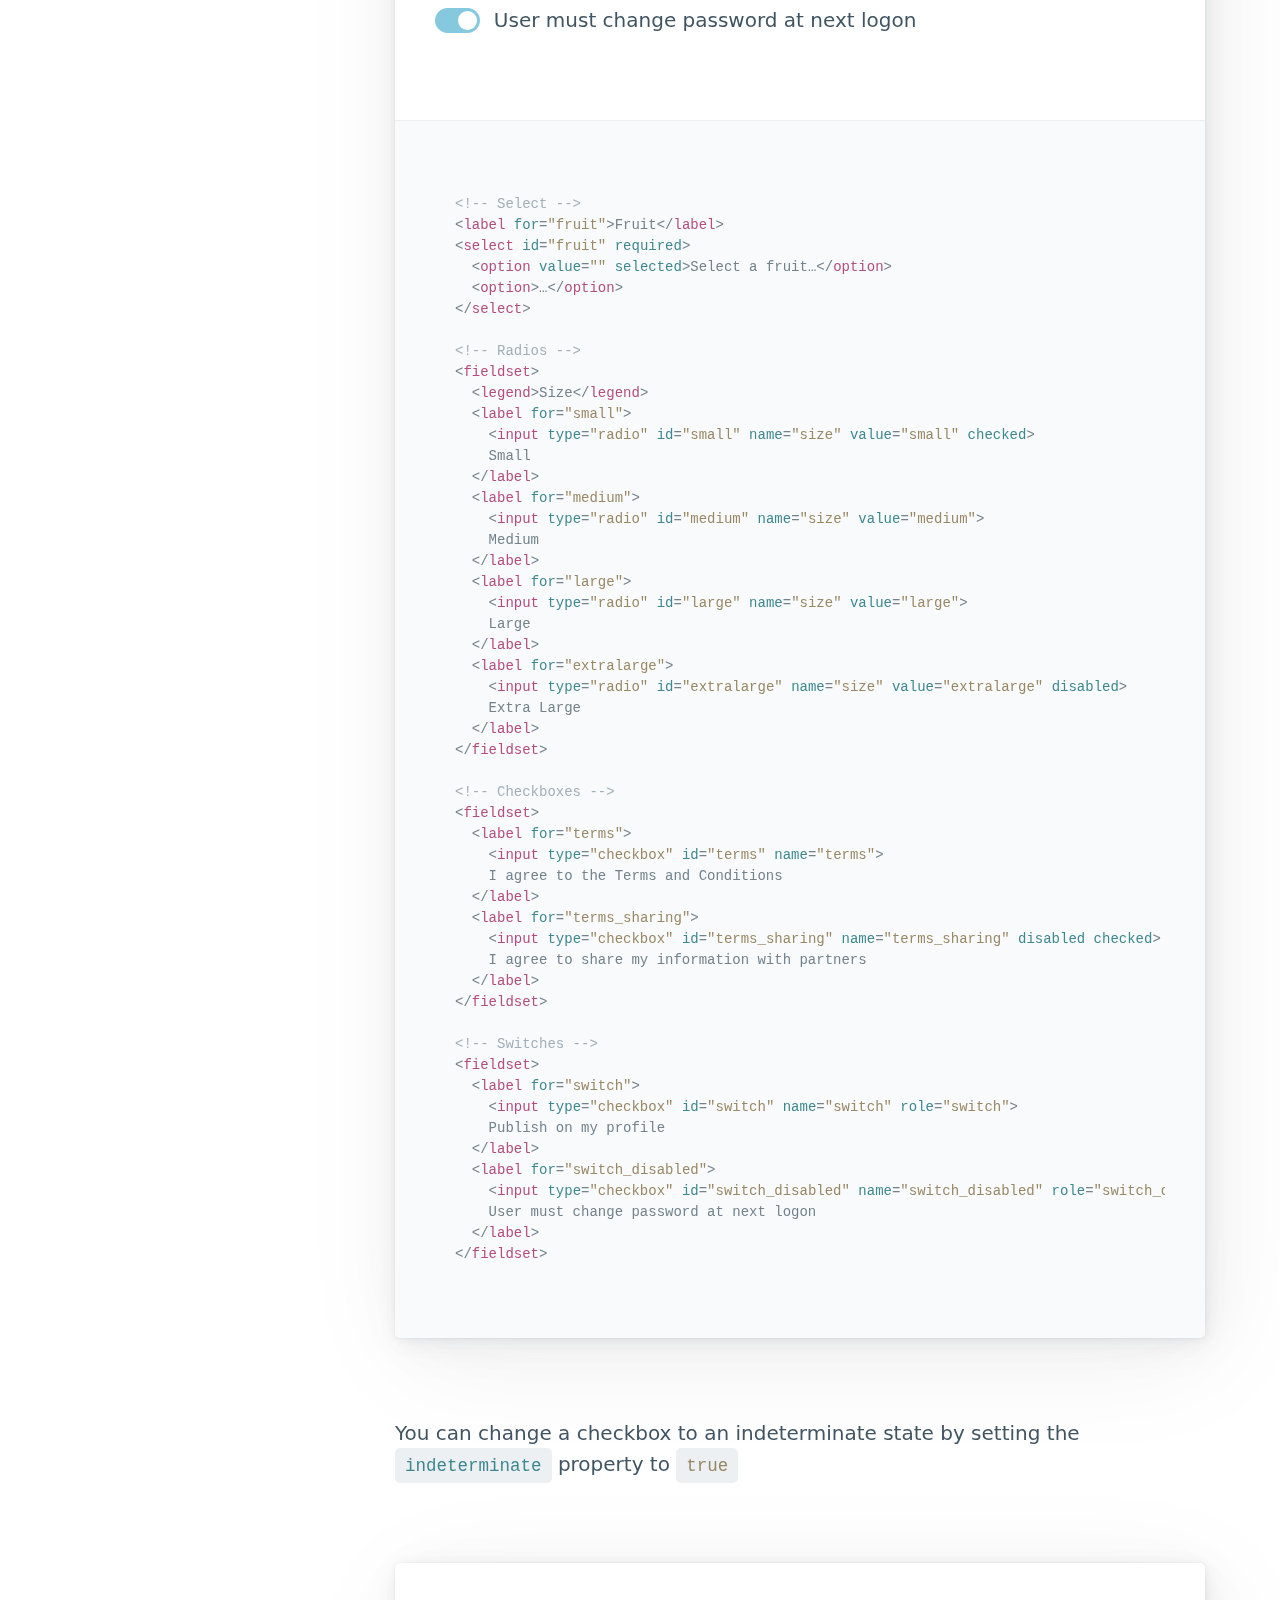
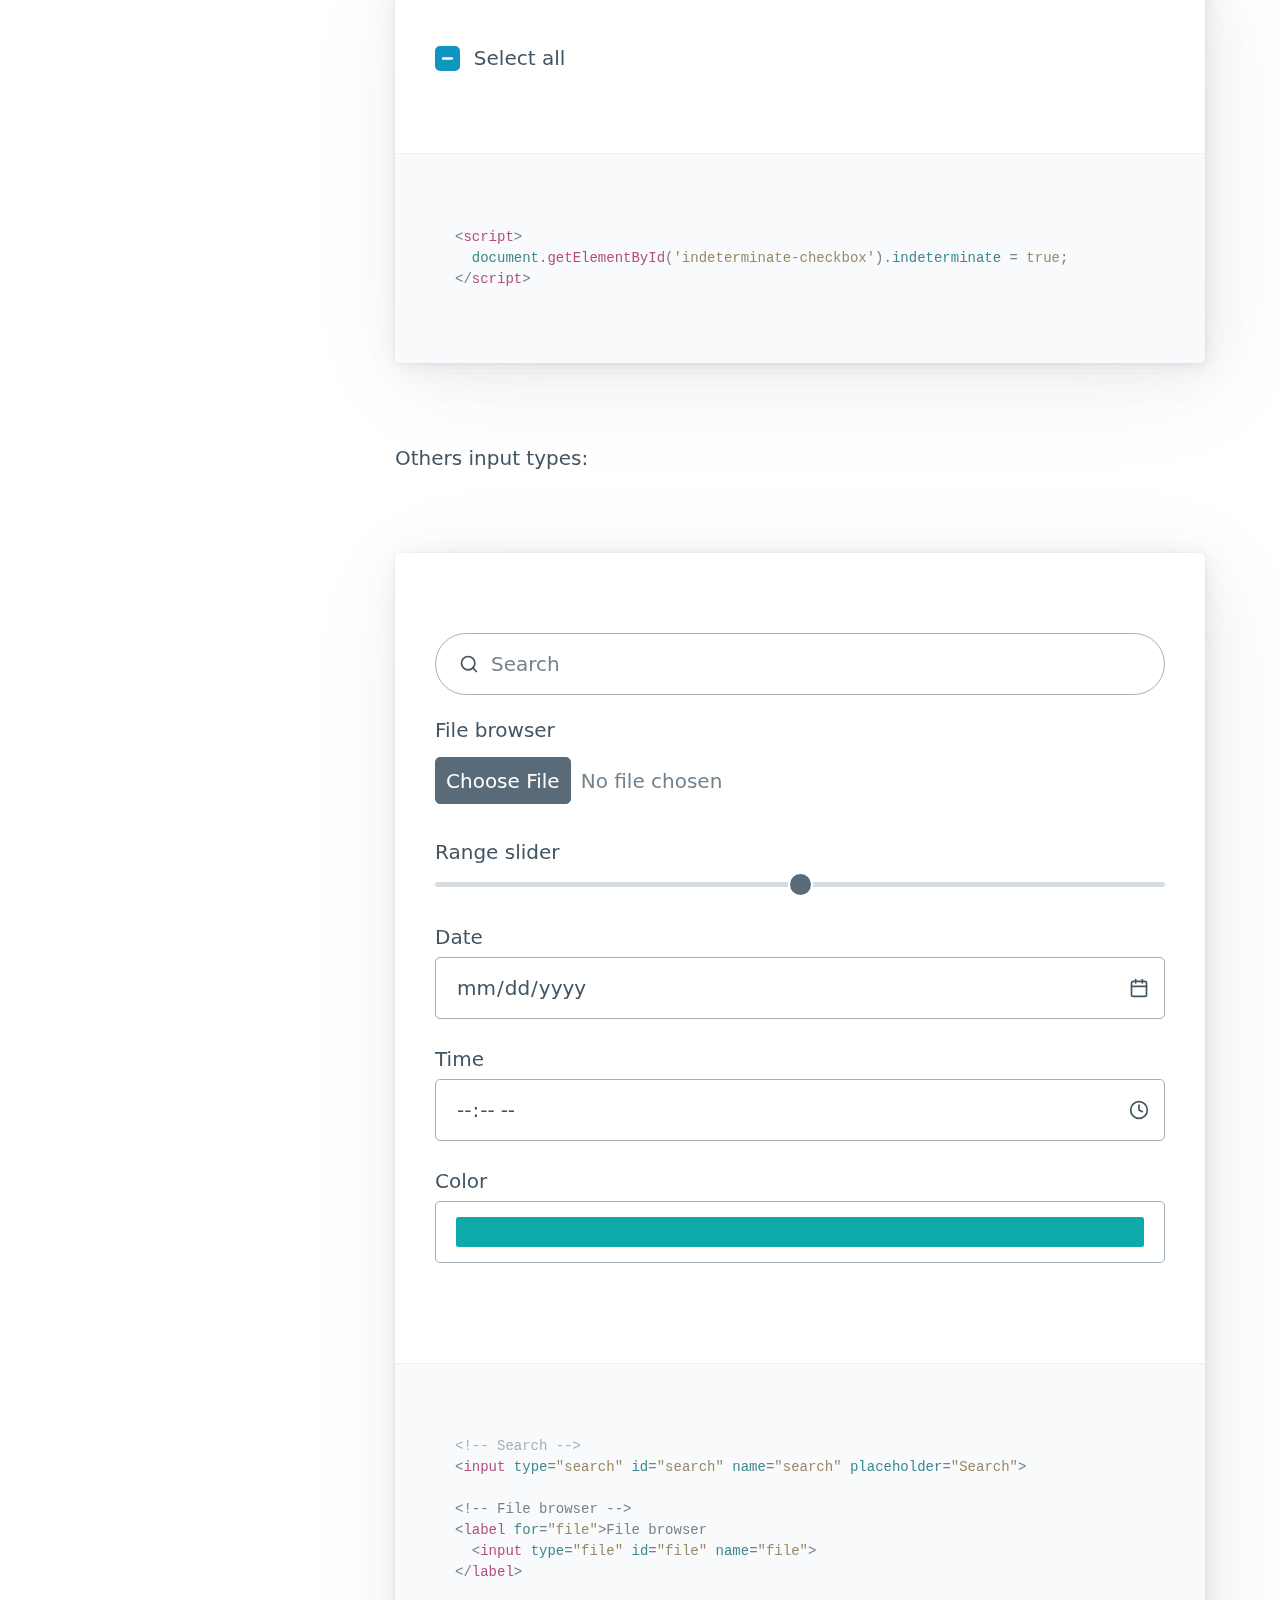
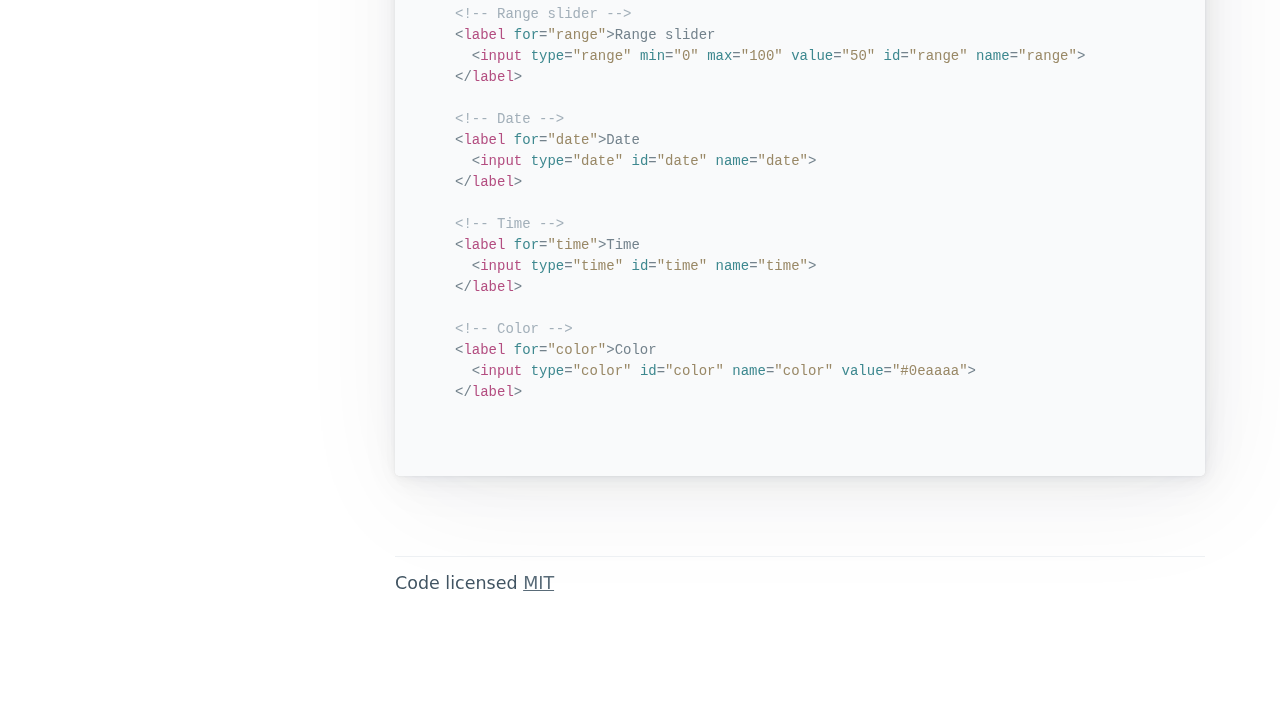
<file: docs/forms.html>
<!doctype html><html lang="en"><head><meta charset="utf-8"><meta name="viewport" content="width=device-width,initial-scale=1"><title>Forms • Pico CSS</title><meta name="description" content="All form elements are fully responsive in pure semantic HTML, allowing forms to scale gracefully across devices and viewports."><link rel="shortcut icon" href="https://picocss.com/favicon.ico"><link rel="stylesheet" href="../css/pico.min.css"><link rel="stylesheet" href="css/pico.docs.min.css"><link rel="canonical" href="https://picocss.com/docs/forms.html"></head><body><nav class="container-fluid"><ul><li><a href="https://picocss.com" aria-label="Back home"><svg aria-hidden="true" focusable="false" role="img" xmlns="http://www.w3.org/2000/svg" viewBox="0 0 1000 1000" height="56px"><path fill="currentColor" d="M633.43 429.23c0 118.38-49.76 184.72-138.87 184.72-53 0-92.04-25.37-108.62-67.32h-2.6v203.12H250V249.7h133.67v64.72h2.28c17.24-43.9 55.3-69.92 107-69.92 90.4 0 140.48 66.02 140.48 184.73zm-136.6 0c0-49.76-22.1-81.96-56.9-81.96s-56.9 32.2-57.24 82.28c.33 50.4 22.1 81.63 57.24 81.63 35.12 0 56.9-31.87 56.9-81.95zM682.5 547.5c0-37.32 30.18-67.5 67.5-67.5s67.5 30.18 67.5 67.5S787.32 615 750 615s-67.5-30.18-67.5-67.5z"/></svg></a></li><li>Documentation</li></ul><ul><li><a href="https://picocss.com#examples" class="secondary">Examples</a></li><li><a href="./" class="secondary">Docs</a></li><li><a href="https://github.com/picocss/pico" class="contrast" aria-label="Pico GitHub repository"><svg aria-hidden="true" focusable="false" role="img" xmlns="http://www.w3.org/2000/svg" viewBox="0 0 496 512" height="16px"><path fill="currentColor" d="M165.9 397.4c0 2-2.3 3.6-5.2 3.6-3.3.3-5.6-1.3-5.6-3.6 0-2 2.3-3.6 5.2-3.6 3-.3 5.6 1.3 5.6 3.6zm-31.1-4.5c-.7 2 1.3 4.3 4.3 4.9 2.6 1 5.6 0 6.2-2s-1.3-4.3-4.3-5.2c-2.6-.7-5.5.3-6.2 2.3zm44.2-1.7c-2.9.7-4.9 2.6-4.6 4.9.3 2 2.9 3.3 5.9 2.6 2.9-.7 4.9-2.6 4.6-4.6-.3-1.9-3-3.2-5.9-2.9zM244.8 8C106.1 8 0 113.3 0 252c0 110.9 69.8 205.8 169.5 239.2 12.8 2.3 17.3-5.6 17.3-12.1 0-6.2-.3-40.4-.3-61.4 0 0-70 15-84.7-29.8 0 0-11.4-29.1-27.8-36.6 0 0-22.9-15.7 1.6-15.4 0 0 24.9 2 38.6 25.8 21.9 38.6 58.6 27.5 72.9 20.9 2.3-16 8.8-27.1 16-33.7-55.9-6.2-112.3-14.3-112.3-110.5 0-27.5 7.6-41.3 23.6-58.9-2.6-6.5-11.1-33.3 2.6-67.9 20.9-6.5 69 27 69 27 20-5.6 41.5-8.5 62.8-8.5s42.8 2.9 62.8 8.5c0 0 48.1-33.6 69-27 13.7 34.7 5.2 61.4 2.6 67.9 16 17.7 25.8 31.5 25.8 58.9 0 96.5-58.9 104.2-114.8 110.5 9.2 7.9 17 22.9 17 46.4 0 33.7-.3 75.4-.3 83.6 0 6.5 4.6 14.4 17.3 12.1C428.2 457.8 496 362.9 496 252 496 113.3 383.5 8 244.8 8zM97.2 352.9c-1.3 1-1 3.3.7 5.2 1.6 1.6 3.9 2.3 5.2 1 1.3-1 1-3.3-.7-5.2-1.6-1.6-3.9-2.3-5.2-1zm-10.8-8.1c-.7 1.3.3 2.9 2.3 3.9 1.6 1 3.6.7 4.3-.7.7-1.3-.3-2.9-2.3-3.9-2-.6-3.6-.3-4.3.7zm32.4 35.6c-1.6 1.3-1 4.3 1.3 6.2 2.3 2.3 5.2 2.6 6.5 1 1.3-1.3.7-4.3-1.3-6.2-2.2-2.3-5.2-2.6-6.5-1zm-11.4-14.7c-1.6 1-1.6 3.6 0 5.9 1.6 2.3 4.3 3.3 5.6 2.3 1.6-1.3 1.6-3.9 0-6.2-1.4-2.3-4-3.3-5.6-2z"></path></svg></a></li></ul></nav><main class="container" id="docs"><aside><nav class="closed-on-mobile"><a href="./" class="secondary" id="toggle-docs-navigation"><svg xmlns="http://www.w3.org/2000/svg" class="expand" fill="currentColor" viewBox="0 0 16 16" height="16px"><title>Expand</title><path fill-rule="evenodd" d="M1 8a.5.5 0 0 1 .5-.5h13a.5.5 0 0 1 0 1h-13A.5.5 0 0 1 1 8zM7.646.146a.5.5 0 0 1 .708 0l2 2a.5.5 0 0 1-.708.708L8.5 1.707V5.5a.5.5 0 0 1-1 0V1.707L6.354 2.854a.5.5 0 1 1-.708-.708l2-2zM8 10a.5.5 0 0 1 .5.5v3.793l1.146-1.147a.5.5 0 0 1 .708.708l-2 2a.5.5 0 0 1-.708 0l-2-2a.5.5 0 0 1 .708-.708L7.5 14.293V10.5A.5.5 0 0 1 8 10z"></path></svg> <svg xmlns="http://www.w3.org/2000/svg" class="collapse" fill="currentColor" viewBox="0 0 16 16" height="16px"><title>Collapse</title><path fill-rule="evenodd" d="M1 8a.5.5 0 0 1 .5-.5h13a.5.5 0 0 1 0 1h-13A.5.5 0 0 1 1 8zm7-8a.5.5 0 0 1 .5.5v3.793l1.146-1.147a.5.5 0 0 1 .708.708l-2 2a.5.5 0 0 1-.708 0l-2-2a.5.5 0 1 1 .708-.708L7.5 4.293V.5A.5.5 0 0 1 8 0zm-.5 11.707l-1.146 1.147a.5.5 0 0 1-.708-.708l2-2a.5.5 0 0 1 .708 0l2 2a.5.5 0 0 1-.708.708L8.5 11.707V15.5a.5.5 0 0 1-1 0v-3.793z"></path></svg> Table of contents</a><details><summary>Getting started</summary><ul><li><a href="./" id="start-link" class="secondary">Usage</a></li><li><a href="./themes.html" id="themes-link" class="secondary">Themes</a></li><li><a href="./customization.html" id="customization-link" class="secondary">Customization</a></li><li><a href="./classless.html" id="classless-link" class="secondary">Class-less version</a></li><li><a href="./rtl.html" id="rtl-link" class="secondary">RTL</a></li></ul></details><details><summary>Layout</summary><ul><li><a href="./containers.html" id="containers-link" class="secondary">Containers</a></li><li><a href="./grid.html" id="grid-link" class="secondary">Grid</a></li><li><a href="./scroller.html" id="scroller-link" class="secondary">Horizontal scroller</a></li></ul></details><details><summary>Elements</summary><ul><li><a href="./typography.html" id="typography-link" class="secondary">Typography</a></li><li><a href="./buttons.html" id="buttons-link" class="secondary">Buttons</a></li><li><a href="./forms.html" id="forms-link" class="secondary">Forms</a></li><li><a href="./tables.html" id="tables-link" class="secondary">Tables</a></li></ul></details><details><summary>Components</summary><ul><li><a href="./accordions.html" id="accordions-link" class="secondary">Accordions</a></li><li><a href="./cards.html" id="cards-link" class="secondary">Cards</a></li><li><a href="./dropdowns.html" id="dropdowns-link" class="secondary">Dropdowns</a></li><li><a href="./modal.html" id="modal-link" class="secondary">Modal</a></li><li><a href="./navs.html" id="navs-link" class="secondary">Navs</a></li><li><a href="./progress.html" id="progress-link" class="secondary">Progress</a></li></ul></details><details><summary>Utilities</summary><ul><li><a href="./loading.html" id="loading-link" class="secondary">Loading</a></li><li><a href="./tooltips.html" id="tooltips-link" class="secondary">Tooltips</a></li></ul></details><details><summary>Extend</summary><ul><li><a href="./we-love-classes.html" id="we-love-classes-link" class="secondary">We love .classes</a></li></ul></details></nav><script>const activeLink=document.querySelector("aside a#forms-link"),parentAccordion=activeLink.closest("details");activeLink.setAttribute("aria-current","page"),parentAccordion.setAttribute("open","true")</script></aside><div role="document"><section id="forms"><hgroup><h1>Forms</h1><h2>All form elements are fully responsive in pure semantic HTML, allowing forms to scale gracefully across devices and viewports.</h2></hgroup><p>Inputs are <code><i>width</i>: <u>100%</u>;</code> by default. You can use <code>.grid</code> inside a form.</p><p>All native form elements are fully customizable and themeable with CSS variables.</p><article aria-label="Form example"><form><div class="grid"><label for="firstname">First name <input type="text" id="firstname" name="firstname" placeholder="First name" required></label> <label for="lastname">Last name <input type="text" id="lastname" name="lastname" placeholder="Last name" required></label></div><label for="email">Email address</label> <input type="email" id="email" name="email" placeholder="Email address" required> <small>We'll never share your email with anyone else.</small> <button type="submit" aria-label="Example button" onclick="event.preventDefault()">Submit</button></form><footer class="code"><pre><code>&lt;<b>form</b>&gt;

  <em>&lt;!-- Grid --&gt;</em>
  &lt;<b>div</b> <i>class</i>=<u>"grid"</u>&gt;

    <em>&lt;!-- Markup example 1: input is inside label --&gt;</em>
    &lt;<b>label</b> <i>for</i>=<u>"firstname"</u>&gt;
      First name
      &lt;<b>input</b> <i>type</i>=<u>"text"</u> <i>id</i>=<u>"firstname"</u> <i>name</i>=<u>"firstname"</u> <i>placeholder</i>=<u>"First name"</u> <i>required</i>&gt;
    &lt;/<b>label</b>&gt;

    &lt;<b>label</b> <i>for</i>=<u>"lastname"</u>&gt;
      Last name
      &lt;<b>input</b> <i>type</i>=<u>"text"</u> <i>id</i>=<u>"lastname"</u> <i>name</i>=<u>"lastname"</u> <i>placeholder</i>=<u>"Last name"</u> <i>required</i>&gt;
    &lt;/<b>label</b>&gt;

  &lt;/<b>div</b>&gt;

  <em>&lt;!-- Markup example 2: input is after label --&gt;</em>
  &lt;<b>label</b> <i>for</i>=<u>"email"</u>&gt;Email address&lt;/<b>label</b>&gt;
  &lt;<b>input</b> <i>type</i>=<u>"email"</u> <i>id</i>=<u>"email"</u> <i>name</i>=<u>"email"</u> <i>placeholder</i>=<u>"Email address"</u> <i>required</i>&gt;
  &lt;<b>small</b>&gt;We'll never share your email with anyone else.&lt;/<b>small</b>&gt;

  <em>&lt;!-- Button --&gt;</em>
  &lt;<b>button</b> <i>type</i>=<u>"submit"</u>&gt;Submit&lt;/<b>button</b>&gt;

&lt;/<b>form</b>&gt;</code></pre></footer></article><p>Disabled and validation states:</p><article aria-label="Validation states examples"><form class="grid"><input type="text" placeholder="Valid" aria-label="Valid" aria-invalid="false"> <input type="text" placeholder="Invalid" aria-label="Invalid" aria-invalid="true"> <input type="text" placeholder="Disabled" aria-label="Disabled" disabled="disabled"> <input type="text" value="Readonly" aria-label="Readonly" readonly="readonly"></form><footer class="code"><pre><code>&lt;<b>input</b> <i>type</i>=<u>"text"</u> <i>placeholder</i>=<u>"Valid"</u> <i>aria-invalid</i>=<u>"false"</u>&gt;
&lt;<b>input</b> <i>type</i>=<u>"text"</u> <i>placeholder</i>=<u>"Invalid"</u> <i>aria-invalid</i>=<u>"true"</u>&gt;
&lt;<b>input</b> <i>type</i>=<u>"text"</u> <i>placeholder</i>=<u>"Disabled"</u> <i>disabled</i>&gt;
&lt;<b>input</b> <i>type</i>=<u>"text"</u> <i>value</i>=<u>"Readonly"</u> <i>readonly</i>&gt;</code></pre></footer></article><p><code>&lt;<b>fieldset</b>&gt;</code> is unstyled and acts as a container for radios and checkboxes, providing a consistent <code><i>margin-bottom</i></code> for the set.</p><p><code><i>role</i>=<u>"switch"</u></code> on a <code><i>type</i>=<u>"checkbox"</u></code> enable a custom switch.</p><article aria-label="Select, radios, checkboxes, switch examples"><label for="fruit">Fruit</label> <select id="fruit" required><option value="" selected="selected">Select a fruit…</option><option>Banana</option><option>Watermelon</option><option>Apple</option><option>Orange</option><option>Mango</option></select><fieldset><legend>Size</legend><label for="small"><input type="radio" id="small" name="size" value="small" checked="checked"> Small</label> <label for="medium"><input type="radio" id="medium" name="size" value="medium"> Medium</label> <label for="large"><input type="radio" id="large" name="size" value="large"> Large</label> <label for="extralarge"><input type="radio" id="extralarge" name="size" value="extralarge" disabled="disabled"> Extra Large</label></fieldset><fieldset><label for="terms"><input type="checkbox" id="terms" name="terms"> I agree to the Terms and Conditions</label> <label for="terms_sharing"><input type="checkbox" id="terms_sharing" name="terms_sharing" disabled="disabled" checked="checked"> I agree to share my information with partners</label></fieldset><fieldset><label for="switch"><input type="checkbox" id="switch" name="switch" role="switch"> Publish on my profile</label> <label for="switch_disabled"><input type="checkbox" id="switch_disabled" name="switch_disabled" role="switch" disabled="disabled" checked="checked"> User must change password at next logon</label></fieldset><footer class="code"><pre><code><em>&lt;!-- Select --&gt;</em>
&lt;<b>label</b> <i>for</i>=<u>"fruit"</u>&gt;Fruit&lt;/<b>label</b>&gt;
&lt;<b>select</b> <i>id</i>=<u>"fruit"</u> <i>required</i>&gt;
  &lt;<b>option</b> <i>value</i>=<u>""</u> <i>selected</i>&gt;Select a fruit…&lt;/<b>option</b>&gt;
  &lt;<b>option</b>&gt;…&lt;/<b>option</b>&gt;
&lt;/<b>select</b>&gt;

<em>&lt;!-- Radios --&gt;</em>
&lt;<b>fieldset</b>&gt;
  &lt;<b>legend</b>&gt;Size&lt;/<b>legend</b>&gt;
  &lt;<b>label</b> <i>for</i>=<u>"small"</u>&gt;
    &lt;<b>input</b> <i>type</i>=<u>"radio"</u> <i>id</i>=<u>"small"</u> <i>name</i>=<u>"size"</u> <i>value</i>=<u>"small"</u> <i>checked</i>&gt;
    Small
  &lt;/<b>label</b>&gt;
  &lt;<b>label</b> <i>for</i>=<u>"medium"</u>&gt;
    &lt;<b>input</b> <i>type</i>=<u>"radio"</u> <i>id</i>=<u>"medium"</u> <i>name</i>=<u>"size"</u> <i>value</i>=<u>"medium"</u>&gt;
    Medium
  &lt;/<b>label</b>&gt;
  &lt;<b>label</b> <i>for</i>=<u>"large"</u>&gt;
    &lt;<b>input</b> <i>type</i>=<u>"radio"</u> <i>id</i>=<u>"large"</u> <i>name</i>=<u>"size"</u> <i>value</i>=<u>"large"</u>&gt;
    Large
  &lt;/<b>label</b>&gt;
  &lt;<b>label</b> <i>for</i>=<u>"extralarge"</u>&gt;
    &lt;<b>input</b> <i>type</i>=<u>"radio"</u> <i>id</i>=<u>"extralarge"</u> <i>name</i>=<u>"size"</u> <i>value</i>=<u>"extralarge"</u> <i>disabled</i>&gt;
    Extra Large
  &lt;/<b>label</b>&gt;
&lt;/<b>fieldset</b>&gt;

<em>&lt;!-- Checkboxes --&gt;</em>
&lt;<b>fieldset</b>&gt;
  &lt;<b>label</b> <i>for</i>=<u>"terms"</u>&gt;
    &lt;<b>input</b> <i>type</i>=<u>"checkbox"</u> <i>id</i>=<u>"terms"</u> <i>name</i>=<u>"terms"</u>&gt;
    I agree to the Terms and Conditions
  &lt;/<b>label</b>&gt;
  &lt;<b>label</b> <i>for</i>=<u>"terms_sharing"</u>&gt;
    &lt;<b>input</b> <i>type</i>=<u>"checkbox"</u> <i>id</i>=<u>"terms_sharing"</u> <i>name</i>=<u>"terms_sharing"</u> <i>disabled checked</i>&gt;
    I agree to share my information with partners
  &lt;/<b>label</b>&gt;
&lt;/<b>fieldset</b>&gt;

<em>&lt;!-- Switches --&gt;</em>
&lt;<b>fieldset</b>&gt;
  &lt;<b>label</b> <i>for</i>=<u>"switch"</u>&gt;
    &lt;<b>input</b> <i>type</i>=<u>"checkbox"</u> <i>id</i>=<u>"switch"</u> <i>name</i>=<u>"switch"</u> <i>role</i>=<u>"switch"</u>&gt;
    Publish on my profile
  &lt;/<b>label</b>&gt;
  &lt;<b>label</b> <i>for</i>=<u>"switch_disabled"</u>&gt;
    &lt;<b>input</b> <i>type</i>=<u>"checkbox"</u> <i>id</i>=<u>"switch_disabled"</u> <i>name</i>=<u>"switch_disabled"</u> <i>role</i>=<u>"switch_disabled"</u> <i>disabled checked</i>&gt;
    User must change password at next logon
  &lt;/<b>label</b>&gt;
&lt;/<b>fieldset</b>&gt;</code></pre></footer></article><p>You can change a checkbox to an indeterminate state by setting the <code><i>indeterminate</i></code> property to <code><u>true</u></code></p><article aria-label="Indeterminate checkbox example"><label for="indeterminate-checkbox"><input type="checkbox" id="indeterminate-checkbox" name="indeterminate-checkbox"> Select all</label><script>document.getElementById("indeterminate-checkbox").indeterminate=!0</script><footer class="code"><pre><code>&lt;<b>script</b>&gt;
  <i>document</i>.<b>getElementById</b>(<u>'indeterminate-checkbox'</u>).<i>indeterminate</i> = <u>true</u>;
&lt;/<b>script</b>&gt;</code></pre></footer></article><p>Others input types:</p><article aria-label="Search, file browser, range slider, date, time, color examples"><input type="search" id="search" name="search" placeholder="Search"> <label for="file">File browser <input type="file" id="file" name="file"></label> <label for="range">Range slider <input type="range" min="0" max="100" value="50" id="range" name="range"></label> <label for="date">Date <input type="date" id="date" name="date"></label> <label for="time">Time <input type="time" id="time" name="time"></label> <label for="color">Color <input type="color" id="color" name="color" value="#0eaaaa"></label><footer class="code"><pre><code><em>&lt;!-- Search --&gt;</em>
&lt;<b>input</b> <i>type</i>=<u>"search"</u> <i>id</i>=<u>"search"</u> <i>name</i>=<u>"search"</u> <i>placeholder</i>=<u>"Search"</u>&gt;

&lt;!-- File browser --&gt;
&lt;<b>label</b> <i>for</i>=<u>"file"</u>&gt;File browser
  &lt;<b>input</b> <i>type</i>=<u>"file"</u> <i>id</i>=<u>"file"</u> <i>name</i>=<u>"file"</u>&gt;
&lt;/<b>label</b>&gt;

<em>&lt;!-- Range slider --&gt;</em>
&lt;<b>label</b> <i>for</i>=<u>"range"</u>&gt;Range slider
  &lt;<b>input</b> <i>type</i>=<u>"range"</u> <i>min</i>=<u>"0"</u> <i>max</i>=<u>"100"</u> <i>value</i>=<u>"50"</u> <i>id</i>=<u>"range"</u> <i>name</i>=<u>"range"</u>&gt;
&lt;/<b>label</b>&gt;

<em>&lt;!-- Date --&gt;</em>
&lt;<b>label</b> <i>for</i>=<u>"date"</u>&gt;Date
  &lt;<b>input</b> <i>type</i>=<u>"date"</u> <i>id</i>=<u>"date"</u> <i>name</i>=<u>"date"</u>&gt;
&lt;/<b>label</b>&gt;

<em>&lt;!-- Time --&gt;</em>
&lt;<b>label</b> <i>for</i>=<u>"time"</u>&gt;Time
  &lt;<b>input</b> <i>type</i>=<u>"time"</u> <i>id</i>=<u>"time"</u> <i>name</i>=<u>"time"</u>&gt;
&lt;/<b>label</b>&gt;

<em>&lt;!-- Color --&gt;</em>
&lt;<b>label</b> <i>for</i>=<u>"color"</u>&gt;Color
  &lt;<b>input</b> <i>type</i>=<u>"color"</u> <i>id</i>=<u>"color"</u> <i>name</i>=<u>"color"</u> <i>value</i>=<u>"#0eaaaa"</u>>
&lt;/<b>label</b>&gt;</code></pre></footer></article></section><footer><hr><p><small>Code licensed <a href="https://github.com/picocss/pico/blob/master/LICENSE.md" class="secondary">MIT</a></small></p></footer></div></main><script src="js/commons.min.js"></script></body></html>
</file>
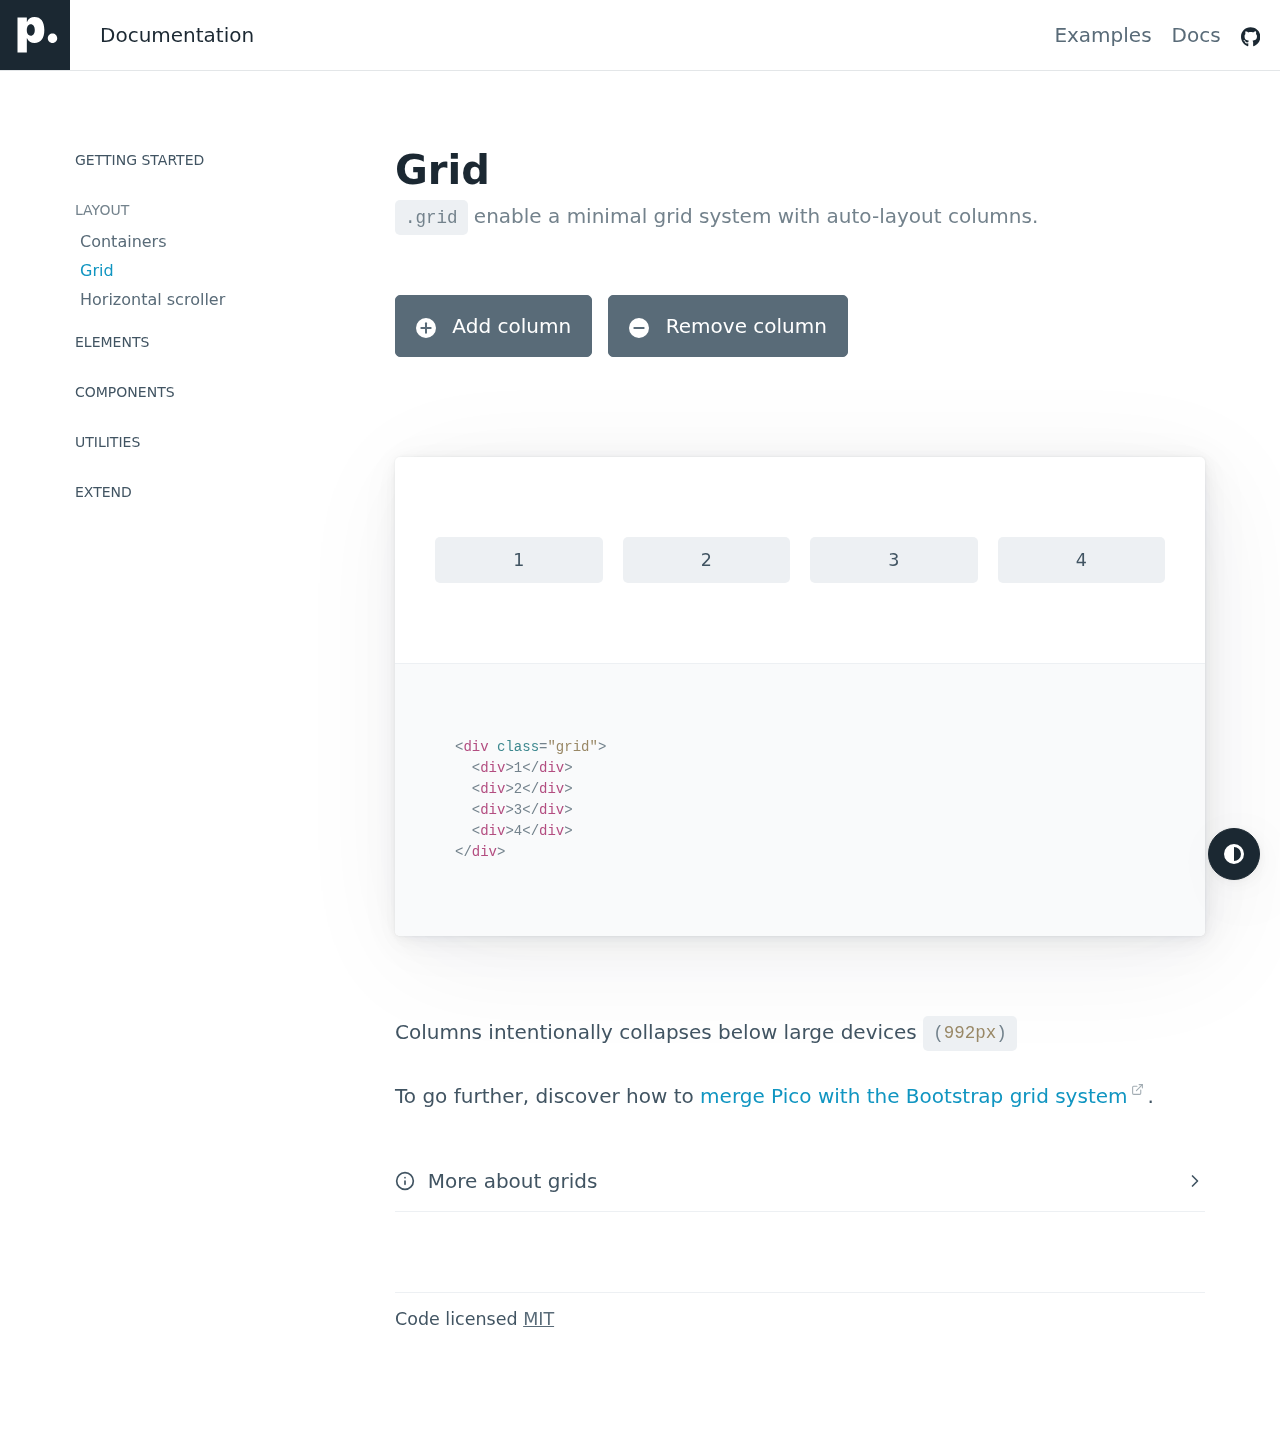
<file: docs/grid.html>
<!doctype html><html lang="en"><head><meta charset="utf-8"><meta name="viewport" content="width=device-width,initial-scale=1"><title>Grid • Pico CSS</title><meta name="description" content=".grid enable a minimal grid system with auto-layout columns."><link rel="shortcut icon" href="https://picocss.com/favicon.ico"><link rel="stylesheet" href="../css/pico.min.css"><link rel="stylesheet" href="css/pico.docs.min.css"><link rel="canonical" href="https://picocss.com/docs/grid.html"></head><body><nav class="container-fluid"><ul><li><a href="https://picocss.com" aria-label="Back home"><svg aria-hidden="true" focusable="false" role="img" xmlns="http://www.w3.org/2000/svg" viewBox="0 0 1000 1000" height="56px"><path fill="currentColor" d="M633.43 429.23c0 118.38-49.76 184.72-138.87 184.72-53 0-92.04-25.37-108.62-67.32h-2.6v203.12H250V249.7h133.67v64.72h2.28c17.24-43.9 55.3-69.92 107-69.92 90.4 0 140.48 66.02 140.48 184.73zm-136.6 0c0-49.76-22.1-81.96-56.9-81.96s-56.9 32.2-57.24 82.28c.33 50.4 22.1 81.63 57.24 81.63 35.12 0 56.9-31.87 56.9-81.95zM682.5 547.5c0-37.32 30.18-67.5 67.5-67.5s67.5 30.18 67.5 67.5S787.32 615 750 615s-67.5-30.18-67.5-67.5z"/></svg></a></li><li>Documentation</li></ul><ul><li><a href="https://picocss.com#examples" class="secondary">Examples</a></li><li><a href="./" class="secondary">Docs</a></li><li><a href="https://github.com/picocss/pico" class="contrast" aria-label="Pico GitHub repository"><svg aria-hidden="true" focusable="false" role="img" xmlns="http://www.w3.org/2000/svg" viewBox="0 0 496 512" height="16px"><path fill="currentColor" d="M165.9 397.4c0 2-2.3 3.6-5.2 3.6-3.3.3-5.6-1.3-5.6-3.6 0-2 2.3-3.6 5.2-3.6 3-.3 5.6 1.3 5.6 3.6zm-31.1-4.5c-.7 2 1.3 4.3 4.3 4.9 2.6 1 5.6 0 6.2-2s-1.3-4.3-4.3-5.2c-2.6-.7-5.5.3-6.2 2.3zm44.2-1.7c-2.9.7-4.9 2.6-4.6 4.9.3 2 2.9 3.3 5.9 2.6 2.9-.7 4.9-2.6 4.6-4.6-.3-1.9-3-3.2-5.9-2.9zM244.8 8C106.1 8 0 113.3 0 252c0 110.9 69.8 205.8 169.5 239.2 12.8 2.3 17.3-5.6 17.3-12.1 0-6.2-.3-40.4-.3-61.4 0 0-70 15-84.7-29.8 0 0-11.4-29.1-27.8-36.6 0 0-22.9-15.7 1.6-15.4 0 0 24.9 2 38.6 25.8 21.9 38.6 58.6 27.5 72.9 20.9 2.3-16 8.8-27.1 16-33.7-55.9-6.2-112.3-14.3-112.3-110.5 0-27.5 7.6-41.3 23.6-58.9-2.6-6.5-11.1-33.3 2.6-67.9 20.9-6.5 69 27 69 27 20-5.6 41.5-8.5 62.8-8.5s42.8 2.9 62.8 8.5c0 0 48.1-33.6 69-27 13.7 34.7 5.2 61.4 2.6 67.9 16 17.7 25.8 31.5 25.8 58.9 0 96.5-58.9 104.2-114.8 110.5 9.2 7.9 17 22.9 17 46.4 0 33.7-.3 75.4-.3 83.6 0 6.5 4.6 14.4 17.3 12.1C428.2 457.8 496 362.9 496 252 496 113.3 383.5 8 244.8 8zM97.2 352.9c-1.3 1-1 3.3.7 5.2 1.6 1.6 3.9 2.3 5.2 1 1.3-1 1-3.3-.7-5.2-1.6-1.6-3.9-2.3-5.2-1zm-10.8-8.1c-.7 1.3.3 2.9 2.3 3.9 1.6 1 3.6.7 4.3-.7.7-1.3-.3-2.9-2.3-3.9-2-.6-3.6-.3-4.3.7zm32.4 35.6c-1.6 1.3-1 4.3 1.3 6.2 2.3 2.3 5.2 2.6 6.5 1 1.3-1.3.7-4.3-1.3-6.2-2.2-2.3-5.2-2.6-6.5-1zm-11.4-14.7c-1.6 1-1.6 3.6 0 5.9 1.6 2.3 4.3 3.3 5.6 2.3 1.6-1.3 1.6-3.9 0-6.2-1.4-2.3-4-3.3-5.6-2z"></path></svg></a></li></ul></nav><main class="container" id="docs"><aside><nav class="closed-on-mobile"><a href="./" class="secondary" id="toggle-docs-navigation"><svg xmlns="http://www.w3.org/2000/svg" class="expand" fill="currentColor" viewBox="0 0 16 16" height="16px"><title>Expand</title><path fill-rule="evenodd" d="M1 8a.5.5 0 0 1 .5-.5h13a.5.5 0 0 1 0 1h-13A.5.5 0 0 1 1 8zM7.646.146a.5.5 0 0 1 .708 0l2 2a.5.5 0 0 1-.708.708L8.5 1.707V5.5a.5.5 0 0 1-1 0V1.707L6.354 2.854a.5.5 0 1 1-.708-.708l2-2zM8 10a.5.5 0 0 1 .5.5v3.793l1.146-1.147a.5.5 0 0 1 .708.708l-2 2a.5.5 0 0 1-.708 0l-2-2a.5.5 0 0 1 .708-.708L7.5 14.293V10.5A.5.5 0 0 1 8 10z"></path></svg> <svg xmlns="http://www.w3.org/2000/svg" class="collapse" fill="currentColor" viewBox="0 0 16 16" height="16px"><title>Collapse</title><path fill-rule="evenodd" d="M1 8a.5.5 0 0 1 .5-.5h13a.5.5 0 0 1 0 1h-13A.5.5 0 0 1 1 8zm7-8a.5.5 0 0 1 .5.5v3.793l1.146-1.147a.5.5 0 0 1 .708.708l-2 2a.5.5 0 0 1-.708 0l-2-2a.5.5 0 1 1 .708-.708L7.5 4.293V.5A.5.5 0 0 1 8 0zm-.5 11.707l-1.146 1.147a.5.5 0 0 1-.708-.708l2-2a.5.5 0 0 1 .708 0l2 2a.5.5 0 0 1-.708.708L8.5 11.707V15.5a.5.5 0 0 1-1 0v-3.793z"></path></svg> Table of contents</a><details><summary>Getting started</summary><ul><li><a href="./" id="start-link" class="secondary">Usage</a></li><li><a href="./themes.html" id="themes-link" class="secondary">Themes</a></li><li><a href="./customization.html" id="customization-link" class="secondary">Customization</a></li><li><a href="./classless.html" id="classless-link" class="secondary">Class-less version</a></li><li><a href="./rtl.html" id="rtl-link" class="secondary">RTL</a></li></ul></details><details><summary>Layout</summary><ul><li><a href="./containers.html" id="containers-link" class="secondary">Containers</a></li><li><a href="./grid.html" id="grid-link" class="secondary">Grid</a></li><li><a href="./scroller.html" id="scroller-link" class="secondary">Horizontal scroller</a></li></ul></details><details><summary>Elements</summary><ul><li><a href="./typography.html" id="typography-link" class="secondary">Typography</a></li><li><a href="./buttons.html" id="buttons-link" class="secondary">Buttons</a></li><li><a href="./forms.html" id="forms-link" class="secondary">Forms</a></li><li><a href="./tables.html" id="tables-link" class="secondary">Tables</a></li></ul></details><details><summary>Components</summary><ul><li><a href="./accordions.html" id="accordions-link" class="secondary">Accordions</a></li><li><a href="./cards.html" id="cards-link" class="secondary">Cards</a></li><li><a href="./dropdowns.html" id="dropdowns-link" class="secondary">Dropdowns</a></li><li><a href="./modal.html" id="modal-link" class="secondary">Modal</a></li><li><a href="./navs.html" id="navs-link" class="secondary">Navs</a></li><li><a href="./progress.html" id="progress-link" class="secondary">Progress</a></li></ul></details><details><summary>Utilities</summary><ul><li><a href="./loading.html" id="loading-link" class="secondary">Loading</a></li><li><a href="./tooltips.html" id="tooltips-link" class="secondary">Tooltips</a></li></ul></details><details><summary>Extend</summary><ul><li><a href="./we-love-classes.html" id="we-love-classes-link" class="secondary">We love .classes</a></li></ul></details></nav><script>const activeLink=document.querySelector("aside a#grid-link"),parentAccordion=activeLink.closest("details");activeLink.setAttribute("aria-current","page"),parentAccordion.setAttribute("open","true")</script></aside><div role="document"><section id="grid"><hgroup><h1>Grid</h1><h2><code>.grid</code> enable a minimal grid system with auto-layout columns.</h2></hgroup><article aria-label="Grid example"><div class="grid"><div>1</div><div>2</div><div>3</div><div>4</div></div><footer class="code"><pre><code>&lt;<b>div</b> <i>class</i>=<u>"grid"</u>&gt;
  &lt;<b>div</b>&gt;1&lt;/<b>div</b>&gt;
  &lt;<b>div</b>&gt;2&lt;/<b>div</b>&gt;
  &lt;<b>div</b>&gt;3&lt;/<b>div</b>&gt;
  &lt;<b>div</b>&gt;4&lt;/<b>div</b>&gt;
&lt;/<b>div</b>&gt;</code></pre></footer></article><p>Columns intentionally collapses below large devices <code>(<u>992px</u>)</code></p><p>To go further, discover how to <a href="https://codesandbox.io/s/github/picocss/examples/tree/master/v1-bootstrap-grid">merge Pico with the Bootstrap grid system</a>.</p><details><summary><svg aria-hidden="true" focusable="false" role="img" xmlns="http://www.w3.org/2000/svg" height="16px" viewBox="0 0 24 24" fill="none" stroke="currentColor" stroke-width="2" stroke-linecap="round" stroke-linejoin="round"><circle cx="12" cy="12" r="10"></circle><line x1="12" y1="16" x2="12" y2="12"></line><line x1="12" y1="8" x2="12.01" y2="8"></line></svg> &nbsp;More about grids</summary><p>As Pico focuses on native HTML elements, we kept this grid system very minimalist.</p><p>A complete grid system in flexbox, with all the ordering, offsetting and, breakpoints utilities, can be heavier than the total size of the Pico library. Not really in the Pico spirit.</p><p>If you need a quick way to prototyping or build a complex layout, you can look at <strong>Flexbox grid layouts</strong>. For example, <a href="https://getbootstrap.com/docs/4.2/getting-started/contents/">Bootstrap Grid System only</a> or <a href="http://flexboxgrid.com/">Flexbox Grid</a>.</p><p>If you need a light and custom grid, you can look at <strong>CSS Grid Generators</strong>. For example, <a href="https://cssgrid-generator.netlify.com/">CSS Grid Generator</a>, <a href="http://grid.layoutit.com/">Layoutit!</a> or <a href="https://griddy.io/">Griddy</a>.</p><p>Alternatively, you can <a href="https://learncssgrid.com/">learn about CSS Grid</a>.</p></details></section><footer><hr><p><small>Code licensed <a href="https://github.com/picocss/pico/blob/master/LICENSE.md" class="secondary">MIT</a></small></p></footer></div></main><script src="js/commons.min.js"></script><script src="js/grid.min.js"></script></body></html>
</file>
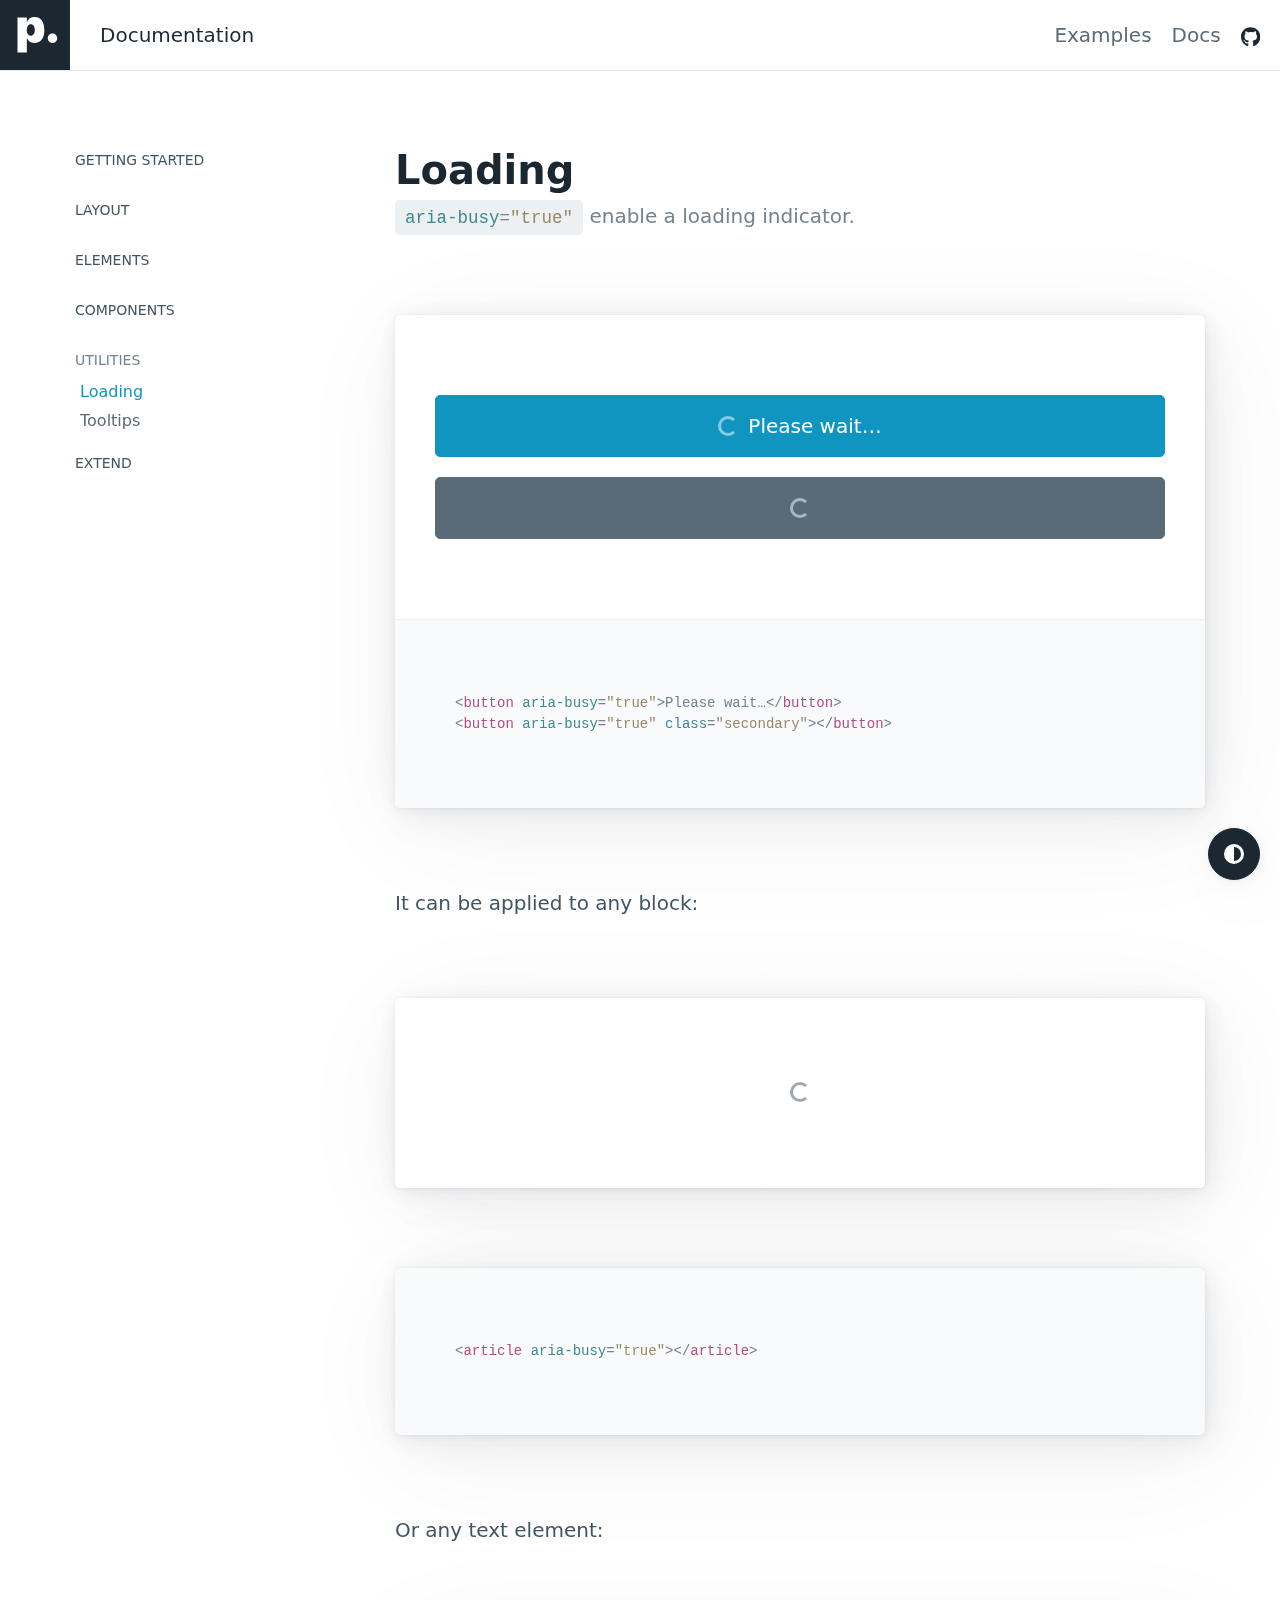
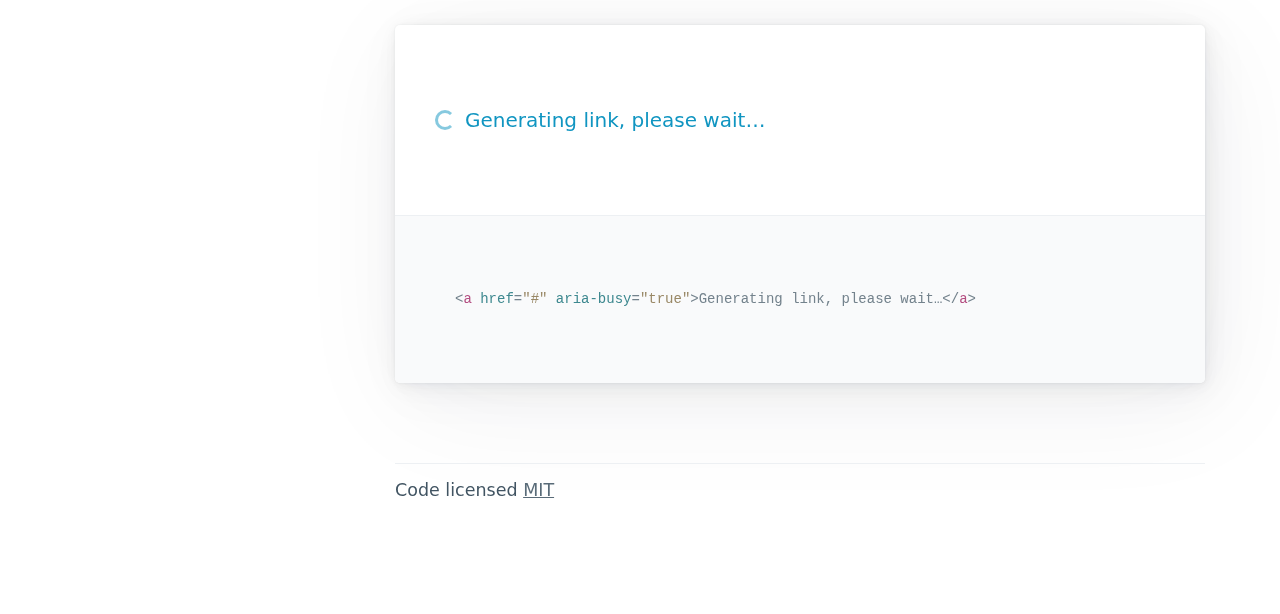
<file: docs/loading.html>
<!doctype html><html lang="en"><head><meta charset="utf-8"><meta name="viewport" content="width=device-width,initial-scale=1"><title>Loading • Pico CSS</title><meta name="description" content="aria-busy='true' enable a loading indicator."><link rel="shortcut icon" href="https://picocss.com/favicon.ico"><link rel="stylesheet" href="../css/pico.min.css"><link rel="stylesheet" href="css/pico.docs.min.css"><link rel="canonical" href="https://picocss.com/docs/loading.html"></head><body><nav class="container-fluid"><ul><li><a href="https://picocss.com" aria-label="Back home"><svg aria-hidden="true" focusable="false" role="img" xmlns="http://www.w3.org/2000/svg" viewBox="0 0 1000 1000" height="56px"><path fill="currentColor" d="M633.43 429.23c0 118.38-49.76 184.72-138.87 184.72-53 0-92.04-25.37-108.62-67.32h-2.6v203.12H250V249.7h133.67v64.72h2.28c17.24-43.9 55.3-69.92 107-69.92 90.4 0 140.48 66.02 140.48 184.73zm-136.6 0c0-49.76-22.1-81.96-56.9-81.96s-56.9 32.2-57.24 82.28c.33 50.4 22.1 81.63 57.24 81.63 35.12 0 56.9-31.87 56.9-81.95zM682.5 547.5c0-37.32 30.18-67.5 67.5-67.5s67.5 30.18 67.5 67.5S787.32 615 750 615s-67.5-30.18-67.5-67.5z"/></svg></a></li><li>Documentation</li></ul><ul><li><a href="https://picocss.com#examples" class="secondary">Examples</a></li><li><a href="./" class="secondary">Docs</a></li><li><a href="https://github.com/picocss/pico" class="contrast" aria-label="Pico GitHub repository"><svg aria-hidden="true" focusable="false" role="img" xmlns="http://www.w3.org/2000/svg" viewBox="0 0 496 512" height="16px"><path fill="currentColor" d="M165.9 397.4c0 2-2.3 3.6-5.2 3.6-3.3.3-5.6-1.3-5.6-3.6 0-2 2.3-3.6 5.2-3.6 3-.3 5.6 1.3 5.6 3.6zm-31.1-4.5c-.7 2 1.3 4.3 4.3 4.9 2.6 1 5.6 0 6.2-2s-1.3-4.3-4.3-5.2c-2.6-.7-5.5.3-6.2 2.3zm44.2-1.7c-2.9.7-4.9 2.6-4.6 4.9.3 2 2.9 3.3 5.9 2.6 2.9-.7 4.9-2.6 4.6-4.6-.3-1.9-3-3.2-5.9-2.9zM244.8 8C106.1 8 0 113.3 0 252c0 110.9 69.8 205.8 169.5 239.2 12.8 2.3 17.3-5.6 17.3-12.1 0-6.2-.3-40.4-.3-61.4 0 0-70 15-84.7-29.8 0 0-11.4-29.1-27.8-36.6 0 0-22.9-15.7 1.6-15.4 0 0 24.9 2 38.6 25.8 21.9 38.6 58.6 27.5 72.9 20.9 2.3-16 8.8-27.1 16-33.7-55.9-6.2-112.3-14.3-112.3-110.5 0-27.5 7.6-41.3 23.6-58.9-2.6-6.5-11.1-33.3 2.6-67.9 20.9-6.5 69 27 69 27 20-5.6 41.5-8.5 62.8-8.5s42.8 2.9 62.8 8.5c0 0 48.1-33.6 69-27 13.7 34.7 5.2 61.4 2.6 67.9 16 17.7 25.8 31.5 25.8 58.9 0 96.5-58.9 104.2-114.8 110.5 9.2 7.9 17 22.9 17 46.4 0 33.7-.3 75.4-.3 83.6 0 6.5 4.6 14.4 17.3 12.1C428.2 457.8 496 362.9 496 252 496 113.3 383.5 8 244.8 8zM97.2 352.9c-1.3 1-1 3.3.7 5.2 1.6 1.6 3.9 2.3 5.2 1 1.3-1 1-3.3-.7-5.2-1.6-1.6-3.9-2.3-5.2-1zm-10.8-8.1c-.7 1.3.3 2.9 2.3 3.9 1.6 1 3.6.7 4.3-.7.7-1.3-.3-2.9-2.3-3.9-2-.6-3.6-.3-4.3.7zm32.4 35.6c-1.6 1.3-1 4.3 1.3 6.2 2.3 2.3 5.2 2.6 6.5 1 1.3-1.3.7-4.3-1.3-6.2-2.2-2.3-5.2-2.6-6.5-1zm-11.4-14.7c-1.6 1-1.6 3.6 0 5.9 1.6 2.3 4.3 3.3 5.6 2.3 1.6-1.3 1.6-3.9 0-6.2-1.4-2.3-4-3.3-5.6-2z"></path></svg></a></li></ul></nav><main class="container" id="docs"><aside><nav class="closed-on-mobile"><a href="./" class="secondary" id="toggle-docs-navigation"><svg xmlns="http://www.w3.org/2000/svg" class="expand" fill="currentColor" viewBox="0 0 16 16" height="16px"><title>Expand</title><path fill-rule="evenodd" d="M1 8a.5.5 0 0 1 .5-.5h13a.5.5 0 0 1 0 1h-13A.5.5 0 0 1 1 8zM7.646.146a.5.5 0 0 1 .708 0l2 2a.5.5 0 0 1-.708.708L8.5 1.707V5.5a.5.5 0 0 1-1 0V1.707L6.354 2.854a.5.5 0 1 1-.708-.708l2-2zM8 10a.5.5 0 0 1 .5.5v3.793l1.146-1.147a.5.5 0 0 1 .708.708l-2 2a.5.5 0 0 1-.708 0l-2-2a.5.5 0 0 1 .708-.708L7.5 14.293V10.5A.5.5 0 0 1 8 10z"></path></svg> <svg xmlns="http://www.w3.org/2000/svg" class="collapse" fill="currentColor" viewBox="0 0 16 16" height="16px"><title>Collapse</title><path fill-rule="evenodd" d="M1 8a.5.5 0 0 1 .5-.5h13a.5.5 0 0 1 0 1h-13A.5.5 0 0 1 1 8zm7-8a.5.5 0 0 1 .5.5v3.793l1.146-1.147a.5.5 0 0 1 .708.708l-2 2a.5.5 0 0 1-.708 0l-2-2a.5.5 0 1 1 .708-.708L7.5 4.293V.5A.5.5 0 0 1 8 0zm-.5 11.707l-1.146 1.147a.5.5 0 0 1-.708-.708l2-2a.5.5 0 0 1 .708 0l2 2a.5.5 0 0 1-.708.708L8.5 11.707V15.5a.5.5 0 0 1-1 0v-3.793z"></path></svg> Table of contents</a><details><summary>Getting started</summary><ul><li><a href="./" id="start-link" class="secondary">Usage</a></li><li><a href="./themes.html" id="themes-link" class="secondary">Themes</a></li><li><a href="./customization.html" id="customization-link" class="secondary">Customization</a></li><li><a href="./classless.html" id="classless-link" class="secondary">Class-less version</a></li><li><a href="./rtl.html" id="rtl-link" class="secondary">RTL</a></li></ul></details><details><summary>Layout</summary><ul><li><a href="./containers.html" id="containers-link" class="secondary">Containers</a></li><li><a href="./grid.html" id="grid-link" class="secondary">Grid</a></li><li><a href="./scroller.html" id="scroller-link" class="secondary">Horizontal scroller</a></li></ul></details><details><summary>Elements</summary><ul><li><a href="./typography.html" id="typography-link" class="secondary">Typography</a></li><li><a href="./buttons.html" id="buttons-link" class="secondary">Buttons</a></li><li><a href="./forms.html" id="forms-link" class="secondary">Forms</a></li><li><a href="./tables.html" id="tables-link" class="secondary">Tables</a></li></ul></details><details><summary>Components</summary><ul><li><a href="./accordions.html" id="accordions-link" class="secondary">Accordions</a></li><li><a href="./cards.html" id="cards-link" class="secondary">Cards</a></li><li><a href="./dropdowns.html" id="dropdowns-link" class="secondary">Dropdowns</a></li><li><a href="./modal.html" id="modal-link" class="secondary">Modal</a></li><li><a href="./navs.html" id="navs-link" class="secondary">Navs</a></li><li><a href="./progress.html" id="progress-link" class="secondary">Progress</a></li></ul></details><details><summary>Utilities</summary><ul><li><a href="./loading.html" id="loading-link" class="secondary">Loading</a></li><li><a href="./tooltips.html" id="tooltips-link" class="secondary">Tooltips</a></li></ul></details><details><summary>Extend</summary><ul><li><a href="./we-love-classes.html" id="we-love-classes-link" class="secondary">We love .classes</a></li></ul></details></nav><script>const activeLink=document.querySelector("aside a#loading-link"),parentAccordion=activeLink.closest("details");activeLink.setAttribute("aria-current","page"),parentAccordion.setAttribute("open","true")</script></aside><div role="document"><section id="loading"><hgroup><h1>Loading</h1><h2><code><i>aria-busy</i>=<u>"true"</u></code> enable a loading indicator.</h2></hgroup><article aria-label="Loading buttons example"><button aria-busy="true">Please wait…</button> <button aria-busy="true" class="secondary"></button><footer class="code"><pre><code>&lt;<b>button</b> <i>aria-busy</i>=<u>"true"</u>&gt;Please wait…&lt;/<b>button</b>&gt;
&lt;<b>button</b> <i>aria-busy</i>=<u>"true"</u> <i>class</i>=<u>"secondary"</u>&gt;&lt;/<b>button</b>&gt;</code></pre></footer></article><p>It can be applied to any block:</p><article aria-busy="true"></article><pre><code>&lt;<b>article</b> <i>aria-busy</i>=<u>"true"</u>&gt;&lt;/<b>article</b>&gt;</code></pre><p>Or any text element:</p><article aria-label="Loading paragraph example"><a href="#" aria-busy="true" onclick="event.preventDefault()">Generating link, please wait…</a><footer class="code"><pre><code>&lt;<b>a</b> <i>href</i>=<u>"#"</u> <i>aria-busy</i>=<u>"true"</u>&gt;Generating link, please wait…&lt;/<b>a</b>&gt;</code></pre></footer></article></section><footer><hr><p><small>Code licensed <a href="https://github.com/picocss/pico/blob/master/LICENSE.md" class="secondary">MIT</a></small></p></footer></div></main><script src="js/commons.min.js"></script></body></html>
</file>
<file: css/pico.min.css>
@charset "UTF-8";/*!
 * Pico CSS v1.5.10 (https://picocss.com)
 * Copyright 2019-2023 - Licensed under MIT
 */:root{--font-family:system-ui,-apple-system,"Segoe UI","Roboto","Ubuntu","Cantarell","Noto Sans",sans-serif,"Apple Color Emoji","Segoe UI Emoji","Segoe UI Symbol","Noto Color Emoji";--line-height:1.5;--font-weight:400;--font-size:16px;--border-radius:0.25rem;--border-width:1px;--outline-width:3px;--spacing:1rem;--typography-spacing-vertical:1.5rem;--block-spacing-vertical:calc(var(--spacing) * 2);--block-spacing-horizontal:var(--spacing);--grid-spacing-vertical:0;--grid-spacing-horizontal:var(--spacing);--form-element-spacing-vertical:0.75rem;--form-element-spacing-horizontal:1rem;--nav-element-spacing-vertical:1rem;--nav-element-spacing-horizontal:0.5rem;--nav-link-spacing-vertical:0.5rem;--nav-link-spacing-horizontal:0.5rem;--form-label-font-weight:var(--font-weight);--transition:0.2s ease-in-out;--modal-overlay-backdrop-filter:blur(0.25rem)}@media (min-width:576px){:root{--font-size:17px}}@media (min-width:768px){:root{--font-size:18px}}@media (min-width:992px){:root{--font-size:19px}}@media (min-width:1200px){:root{--font-size:20px}}@media (min-width:576px){body>footer,body>header,body>main,section{--block-spacing-vertical:calc(var(--spacing) * 2.5)}}@media (min-width:768px){body>footer,body>header,body>main,section{--block-spacing-vertical:calc(var(--spacing) * 3)}}@media (min-width:992px){body>footer,body>header,body>main,section{--block-spacing-vertical:calc(var(--spacing) * 3.5)}}@media (min-width:1200px){body>footer,body>header,body>main,section{--block-spacing-vertical:calc(var(--spacing) * 4)}}@media (min-width:576px){article{--block-spacing-horizontal:calc(var(--spacing) * 1.25)}}@media (min-width:768px){article{--block-spacing-horizontal:calc(var(--spacing) * 1.5)}}@media (min-width:992px){article{--block-spacing-horizontal:calc(var(--spacing) * 1.75)}}@media (min-width:1200px){article{--block-spacing-horizontal:calc(var(--spacing) * 2)}}dialog>article{--block-spacing-vertical:calc(var(--spacing) * 2);--block-spacing-horizontal:var(--spacing)}@media (min-width:576px){dialog>article{--block-spacing-vertical:calc(var(--spacing) * 2.5);--block-spacing-horizontal:calc(var(--spacing) * 1.25)}}@media (min-width:768px){dialog>article{--block-spacing-vertical:calc(var(--spacing) * 3);--block-spacing-horizontal:calc(var(--spacing) * 1.5)}}a{--text-decoration:none}a.contrast,a.secondary{--text-decoration:underline}small{--font-size:0.875em}h1,h2,h3,h4,h5,h6{--font-weight:700}h1{--font-size:2rem;--typography-spacing-vertical:3rem}h2{--font-size:1.75rem;--typography-spacing-vertical:2.625rem}h3{--font-size:1.5rem;--typography-spacing-vertical:2.25rem}h4{--font-size:1.25rem;--typography-spacing-vertical:1.874rem}h5{--font-size:1.125rem;--typography-spacing-vertical:1.6875rem}[type=checkbox],[type=radio]{--border-width:2px}[type=checkbox][role=switch]{--border-width:3px}tfoot td,tfoot th,thead td,thead th{--border-width:3px}:not(thead,tfoot)>*>td{--font-size:0.875em}code,kbd,pre,samp{--font-family:"Menlo","Consolas","Roboto Mono","Ubuntu Monospace","Noto Mono","Oxygen Mono","Liberation Mono",monospace,"Apple Color Emoji","Segoe UI Emoji","Segoe UI Symbol","Noto Color Emoji"}kbd{--font-weight:bolder}:root:not([data-theme=dark]),[data-theme=light]{--background-color:#fff;--color:hsl(205, 20%, 32%);--h1-color:hsl(205, 30%, 15%);--h2-color:#24333e;--h3-color:hsl(205, 25%, 23%);--h4-color:#374956;--h5-color:hsl(205, 20%, 32%);--h6-color:#4d606d;--muted-color:hsl(205, 10%, 50%);--muted-border-color:hsl(205, 20%, 94%);--primary:hsl(195, 85%, 41%);--primary-hover:hsl(195, 90%, 32%);--primary-focus:rgba(16, 149, 193, 0.125);--primary-inverse:#fff;--secondary:hsl(205, 15%, 41%);--secondary-hover:hsl(205, 20%, 32%);--secondary-focus:rgba(89, 107, 120, 0.125);--secondary-inverse:#fff;--contrast:hsl(205, 30%, 15%);--contrast-hover:#000;--contrast-focus:rgba(89, 107, 120, 0.125);--contrast-inverse:#fff;--mark-background-color:#fff2ca;--mark-color:#543a26;--ins-color:#388e3c;--del-color:#c62828;--blockquote-border-color:var(--muted-border-color);--blockquote-footer-color:var(--muted-color);--button-box-shadow:0 0 0 rgba(0, 0, 0, 0);--button-hover-box-shadow:0 0 0 rgba(0, 0, 0, 0);--form-element-background-color:transparent;--form-element-border-color:hsl(205, 14%, 68%);--form-element-color:var(--color);--form-element-placeholder-color:var(--muted-color);--form-element-active-background-color:transparent;--form-element-active-border-color:var(--primary);--form-element-focus-color:var(--primary-focus);--form-element-disabled-background-color:hsl(205, 18%, 86%);--form-element-disabled-border-color:hsl(205, 14%, 68%);--form-element-disabled-opacity:0.5;--form-element-invalid-border-color:#c62828;--form-element-invalid-active-border-color:#d32f2f;--form-element-invalid-focus-color:rgba(211, 47, 47, 0.125);--form-element-valid-border-color:#388e3c;--form-element-valid-active-border-color:#43a047;--form-element-valid-focus-color:rgba(67, 160, 71, 0.125);--switch-background-color:hsl(205, 16%, 77%);--switch-color:var(--primary-inverse);--switch-checked-background-color:var(--primary);--range-border-color:hsl(205, 18%, 86%);--range-active-border-color:hsl(205, 16%, 77%);--range-thumb-border-color:var(--background-color);--range-thumb-color:var(--secondary);--range-thumb-hover-color:var(--secondary-hover);--range-thumb-active-color:var(--primary);--table-border-color:var(--muted-border-color);--table-row-stripped-background-color:#f6f8f9;--code-background-color:hsl(205, 20%, 94%);--code-color:var(--muted-color);--code-kbd-background-color:var(--contrast);--code-kbd-color:var(--contrast-inverse);--code-tag-color:hsl(330, 40%, 50%);--code-property-color:hsl(185, 40%, 40%);--code-value-color:hsl(40, 20%, 50%);--code-comment-color:hsl(205, 14%, 68%);--accordion-border-color:var(--muted-border-color);--accordion-close-summary-color:var(--color);--accordion-open-summary-color:var(--muted-color);--card-background-color:var(--background-color);--card-border-color:var(--muted-border-color);--card-box-shadow:0.0145rem 0.029rem 0.174rem rgba(27, 40, 50, 0.01698),0.0335rem 0.067rem 0.402rem rgba(27, 40, 50, 0.024),0.0625rem 0.125rem 0.75rem rgba(27, 40, 50, 0.03),0.1125rem 0.225rem 1.35rem rgba(27, 40, 50, 0.036),0.2085rem 0.417rem 2.502rem rgba(27, 40, 50, 0.04302),0.5rem 1rem 6rem rgba(27, 40, 50, 0.06),0 0 0 0.0625rem rgba(27, 40, 50, 0.015);--card-sectionning-background-color:#fbfbfc;--dropdown-background-color:#fbfbfc;--dropdown-border-color:#e1e6eb;--dropdown-box-shadow:var(--card-box-shadow);--dropdown-color:var(--color);--dropdown-hover-background-color:hsl(205, 20%, 94%);--modal-overlay-background-color:rgba(213, 220, 226, 0.7);--progress-background-color:hsl(205, 18%, 86%);--progress-color:var(--primary);--loading-spinner-opacity:0.5;--tooltip-background-color:var(--contrast);--tooltip-color:var(--contrast-inverse);--icon-checkbox:url("data:image/svg+xml,%3Csvg xmlns='http://www.w3.org/2000/svg' width='24' height='24' viewBox='0 0 24 24' fill='none' stroke='rgb(255, 255, 255)' stroke-width='4' stroke-linecap='round' stroke-linejoin='round'%3E%3Cpolyline points='20 6 9 17 4 12'%3E%3C/polyline%3E%3C/svg%3E");--icon-chevron:url("data:image/svg+xml,%3Csvg xmlns='http://www.w3.org/2000/svg' width='24' height='24' viewBox='0 0 24 24' fill='none' stroke='rgb(65, 84, 98)' stroke-width='2' stroke-linecap='round' stroke-linejoin='round'%3E%3Cpolyline points='6 9 12 15 18 9'%3E%3C/polyline%3E%3C/svg%3E");--icon-chevron-button:url("data:image/svg+xml,%3Csvg xmlns='http://www.w3.org/2000/svg' width='24' height='24' viewBox='0 0 24 24' fill='none' stroke='rgb(255, 255, 255)' stroke-width='2' stroke-linecap='round' stroke-linejoin='round'%3E%3Cpolyline points='6 9 12 15 18 9'%3E%3C/polyline%3E%3C/svg%3E");--icon-chevron-button-inverse:url("data:image/svg+xml,%3Csvg xmlns='http://www.w3.org/2000/svg' width='24' height='24' viewBox='0 0 24 24' fill='none' stroke='rgb(255, 255, 255)' stroke-width='2' stroke-linecap='round' stroke-linejoin='round'%3E%3Cpolyline points='6 9 12 15 18 9'%3E%3C/polyline%3E%3C/svg%3E");--icon-close:url("data:image/svg+xml,%3Csvg xmlns='http://www.w3.org/2000/svg' width='24' height='24' viewBox='0 0 24 24' fill='none' stroke='rgb(115, 130, 140)' stroke-width='4' stroke-linecap='round' stroke-linejoin='round'%3E%3Cline x1='18' y1='6' x2='6' y2='18'%3E%3C/line%3E%3Cline x1='6' y1='6' x2='18' y2='18'%3E%3C/line%3E%3C/svg%3E");--icon-date:url("data:image/svg+xml,%3Csvg xmlns='http://www.w3.org/2000/svg' width='24' height='24' viewBox='0 0 24 24' fill='none' stroke='rgb(65, 84, 98)' stroke-width='2' stroke-linecap='round' stroke-linejoin='round'%3E%3Crect x='3' y='4' width='18' height='18' rx='2' ry='2'%3E%3C/rect%3E%3Cline x1='16' y1='2' x2='16' y2='6'%3E%3C/line%3E%3Cline x1='8' y1='2' x2='8' y2='6'%3E%3C/line%3E%3Cline x1='3' y1='10' x2='21' y2='10'%3E%3C/line%3E%3C/svg%3E");--icon-invalid:url("data:image/svg+xml,%3Csvg xmlns='http://www.w3.org/2000/svg' width='24' height='24' viewBox='0 0 24 24' fill='none' stroke='rgb(198, 40, 40)' stroke-width='2' stroke-linecap='round' stroke-linejoin='round'%3E%3Ccircle cx='12' cy='12' r='10'%3E%3C/circle%3E%3Cline x1='12' y1='8' x2='12' y2='12'%3E%3C/line%3E%3Cline x1='12' y1='16' x2='12.01' y2='16'%3E%3C/line%3E%3C/svg%3E");--icon-minus:url("data:image/svg+xml,%3Csvg xmlns='http://www.w3.org/2000/svg' width='24' height='24' viewBox='0 0 24 24' fill='none' stroke='rgb(255, 255, 255)' stroke-width='4' stroke-linecap='round' stroke-linejoin='round'%3E%3Cline x1='5' y1='12' x2='19' y2='12'%3E%3C/line%3E%3C/svg%3E");--icon-search:url("data:image/svg+xml,%3Csvg xmlns='http://www.w3.org/2000/svg' width='24' height='24' viewBox='0 0 24 24' fill='none' stroke='rgb(65, 84, 98)' stroke-width='2' stroke-linecap='round' stroke-linejoin='round'%3E%3Ccircle cx='11' cy='11' r='8'%3E%3C/circle%3E%3Cline x1='21' y1='21' x2='16.65' y2='16.65'%3E%3C/line%3E%3C/svg%3E");--icon-time:url("data:image/svg+xml,%3Csvg xmlns='http://www.w3.org/2000/svg' width='24' height='24' viewBox='0 0 24 24' fill='none' stroke='rgb(65, 84, 98)' stroke-width='2' stroke-linecap='round' stroke-linejoin='round'%3E%3Ccircle cx='12' cy='12' r='10'%3E%3C/circle%3E%3Cpolyline points='12 6 12 12 16 14'%3E%3C/polyline%3E%3C/svg%3E");--icon-valid:url("data:image/svg+xml,%3Csvg xmlns='http://www.w3.org/2000/svg' width='24' height='24' viewBox='0 0 24 24' fill='none' stroke='rgb(56, 142, 60)' stroke-width='3' stroke-linecap='round' stroke-linejoin='round'%3E%3Cpolyline points='20 6 9 17 4 12'%3E%3C/polyline%3E%3C/svg%3E");color-scheme:light}@media only screen and (prefers-color-scheme:dark){:root:not([data-theme]){--background-color:#11191f;--color:hsl(205, 16%, 77%);--h1-color:hsl(205, 20%, 94%);--h2-color:#e1e6eb;--h3-color:hsl(205, 18%, 86%);--h4-color:#c8d1d8;--h5-color:hsl(205, 16%, 77%);--h6-color:#afbbc4;--muted-color:hsl(205, 10%, 50%);--muted-border-color:#1f2d38;--primary:hsl(195, 85%, 41%);--primary-hover:hsl(195, 80%, 50%);--primary-focus:rgba(16, 149, 193, 0.25);--primary-inverse:#fff;--secondary:hsl(205, 15%, 41%);--secondary-hover:hsl(205, 10%, 50%);--secondary-focus:rgba(115, 130, 140, 0.25);--secondary-inverse:#fff;--contrast:hsl(205, 20%, 94%);--contrast-hover:#fff;--contrast-focus:rgba(115, 130, 140, 0.25);--contrast-inverse:#000;--mark-background-color:#d1c284;--mark-color:#11191f;--ins-color:#388e3c;--del-color:#c62828;--blockquote-border-color:var(--muted-border-color);--blockquote-footer-color:var(--muted-color);--button-box-shadow:0 0 0 rgba(0, 0, 0, 0);--button-hover-box-shadow:0 0 0 rgba(0, 0, 0, 0);--form-element-background-color:#11191f;--form-element-border-color:#374956;--form-element-color:var(--color);--form-element-placeholder-color:var(--muted-color);--form-element-active-background-color:var(--form-element-background-color);--form-element-active-border-color:var(--primary);--form-element-focus-color:var(--primary-focus);--form-element-disabled-background-color:hsl(205, 25%, 23%);--form-element-disabled-border-color:hsl(205, 20%, 32%);--form-element-disabled-opacity:0.5;--form-element-invalid-border-color:#b71c1c;--form-element-invalid-active-border-color:#c62828;--form-element-invalid-focus-color:rgba(198, 40, 40, 0.25);--form-element-valid-border-color:#2e7d32;--form-element-valid-active-border-color:#388e3c;--form-element-valid-focus-color:rgba(56, 142, 60, 0.25);--switch-background-color:#374956;--switch-color:var(--primary-inverse);--switch-checked-background-color:var(--primary);--range-border-color:#24333e;--range-active-border-color:hsl(205, 25%, 23%);--range-thumb-border-color:var(--background-color);--range-thumb-color:var(--secondary);--range-thumb-hover-color:var(--secondary-hover);--range-thumb-active-color:var(--primary);--table-border-color:var(--muted-border-color);--table-row-stripped-background-color:rgba(115, 130, 140, 0.05);--code-background-color:#18232c;--code-color:var(--muted-color);--code-kbd-background-color:var(--contrast);--code-kbd-color:var(--contrast-inverse);--code-tag-color:hsl(330, 30%, 50%);--code-property-color:hsl(185, 30%, 50%);--code-value-color:hsl(40, 10%, 50%);--code-comment-color:#4d606d;--accordion-border-color:var(--muted-border-color);--accordion-active-summary-color:var(--primary);--accordion-close-summary-color:var(--color);--accordion-open-summary-color:var(--muted-color);--card-background-color:#141e26;--card-border-color:var(--card-background-color);--card-box-shadow:0.0145rem 0.029rem 0.174rem rgba(0, 0, 0, 0.01698),0.0335rem 0.067rem 0.402rem rgba(0, 0, 0, 0.024),0.0625rem 0.125rem 0.75rem rgba(0, 0, 0, 0.03),0.1125rem 0.225rem 1.35rem rgba(0, 0, 0, 0.036),0.2085rem 0.417rem 2.502rem rgba(0, 0, 0, 0.04302),0.5rem 1rem 6rem rgba(0, 0, 0, 0.06),0 0 0 0.0625rem rgba(0, 0, 0, 0.015);--card-sectionning-background-color:#18232c;--dropdown-background-color:hsl(205, 30%, 15%);--dropdown-border-color:#24333e;--dropdown-box-shadow:var(--card-box-shadow);--dropdown-color:var(--color);--dropdown-hover-background-color:rgba(36, 51, 62, 0.75);--modal-overlay-background-color:rgba(36, 51, 62, 0.8);--progress-background-color:#24333e;--progress-color:var(--primary);--loading-spinner-opacity:0.5;--tooltip-background-color:var(--contrast);--tooltip-color:var(--contrast-inverse);--icon-checkbox:url("data:image/svg+xml,%3Csvg xmlns='http://www.w3.org/2000/svg' width='24' height='24' viewBox='0 0 24 24' fill='none' stroke='rgb(255, 255, 255)' stroke-width='4' stroke-linecap='round' stroke-linejoin='round'%3E%3Cpolyline points='20 6 9 17 4 12'%3E%3C/polyline%3E%3C/svg%3E");--icon-chevron:url("data:image/svg+xml,%3Csvg xmlns='http://www.w3.org/2000/svg' width='24' height='24' viewBox='0 0 24 24' fill='none' stroke='rgb(162, 175, 185)' stroke-width='2' stroke-linecap='round' stroke-linejoin='round'%3E%3Cpolyline points='6 9 12 15 18 9'%3E%3C/polyline%3E%3C/svg%3E");--icon-chevron-button:url("data:image/svg+xml,%3Csvg xmlns='http://www.w3.org/2000/svg' width='24' height='24' viewBox='0 0 24 24' fill='none' stroke='rgb(255, 255, 255)' stroke-width='2' stroke-linecap='round' stroke-linejoin='round'%3E%3Cpolyline points='6 9 12 15 18 9'%3E%3C/polyline%3E%3C/svg%3E");--icon-chevron-button-inverse:url("data:image/svg+xml,%3Csvg xmlns='http://www.w3.org/2000/svg' width='24' height='24' viewBox='0 0 24 24' fill='none' stroke='rgb(0, 0, 0)' stroke-width='2' stroke-linecap='round' stroke-linejoin='round'%3E%3Cpolyline points='6 9 12 15 18 9'%3E%3C/polyline%3E%3C/svg%3E");--icon-close:url("data:image/svg+xml,%3Csvg xmlns='http://www.w3.org/2000/svg' width='24' height='24' viewBox='0 0 24 24' fill='none' stroke='rgb(115, 130, 140)' stroke-width='4' stroke-linecap='round' stroke-linejoin='round'%3E%3Cline x1='18' y1='6' x2='6' y2='18'%3E%3C/line%3E%3Cline x1='6' y1='6' x2='18' y2='18'%3E%3C/line%3E%3C/svg%3E");--icon-date:url("data:image/svg+xml,%3Csvg xmlns='http://www.w3.org/2000/svg' width='24' height='24' viewBox='0 0 24 24' fill='none' stroke='rgb(162, 175, 185)' stroke-width='2' stroke-linecap='round' stroke-linejoin='round'%3E%3Crect x='3' y='4' width='18' height='18' rx='2' ry='2'%3E%3C/rect%3E%3Cline x1='16' y1='2' x2='16' y2='6'%3E%3C/line%3E%3Cline x1='8' y1='2' x2='8' y2='6'%3E%3C/line%3E%3Cline x1='3' y1='10' x2='21' y2='10'%3E%3C/line%3E%3C/svg%3E");--icon-invalid:url("data:image/svg+xml,%3Csvg xmlns='http://www.w3.org/2000/svg' width='24' height='24' viewBox='0 0 24 24' fill='none' stroke='rgb(183, 28, 28)' stroke-width='2' stroke-linecap='round' stroke-linejoin='round'%3E%3Ccircle cx='12' cy='12' r='10'%3E%3C/circle%3E%3Cline x1='12' y1='8' x2='12' y2='12'%3E%3C/line%3E%3Cline x1='12' y1='16' x2='12.01' y2='16'%3E%3C/line%3E%3C/svg%3E");--icon-minus:url("data:image/svg+xml,%3Csvg xmlns='http://www.w3.org/2000/svg' width='24' height='24' viewBox='0 0 24 24' fill='none' stroke='rgb(255, 255, 255)' stroke-width='4' stroke-linecap='round' stroke-linejoin='round'%3E%3Cline x1='5' y1='12' x2='19' y2='12'%3E%3C/line%3E%3C/svg%3E");--icon-search:url("data:image/svg+xml,%3Csvg xmlns='http://www.w3.org/2000/svg' width='24' height='24' viewBox='0 0 24 24' fill='none' stroke='rgb(162, 175, 185)' stroke-width='2' stroke-linecap='round' stroke-linejoin='round'%3E%3Ccircle cx='11' cy='11' r='8'%3E%3C/circle%3E%3Cline x1='21' y1='21' x2='16.65' y2='16.65'%3E%3C/line%3E%3C/svg%3E");--icon-time:url("data:image/svg+xml,%3Csvg xmlns='http://www.w3.org/2000/svg' width='24' height='24' viewBox='0 0 24 24' fill='none' stroke='rgb(162, 175, 185)' stroke-width='2' stroke-linecap='round' stroke-linejoin='round'%3E%3Ccircle cx='12' cy='12' r='10'%3E%3C/circle%3E%3Cpolyline points='12 6 12 12 16 14'%3E%3C/polyline%3E%3C/svg%3E");--icon-valid:url("data:image/svg+xml,%3Csvg xmlns='http://www.w3.org/2000/svg' width='24' height='24' viewBox='0 0 24 24' fill='none' stroke='rgb(46, 125, 50)' stroke-width='3' stroke-linecap='round' stroke-linejoin='round'%3E%3Cpolyline points='20 6 9 17 4 12'%3E%3C/polyline%3E%3C/svg%3E");color-scheme:dark}}[data-theme=dark]{--background-color:#11191f;--color:hsl(205, 16%, 77%);--h1-color:hsl(205, 20%, 94%);--h2-color:#e1e6eb;--h3-color:hsl(205, 18%, 86%);--h4-color:#c8d1d8;--h5-color:hsl(205, 16%, 77%);--h6-color:#afbbc4;--muted-color:hsl(205, 10%, 50%);--muted-border-color:#1f2d38;--primary:hsl(195, 85%, 41%);--primary-hover:hsl(195, 80%, 50%);--primary-focus:rgba(16, 149, 193, 0.25);--primary-inverse:#fff;--secondary:hsl(205, 15%, 41%);--secondary-hover:hsl(205, 10%, 50%);--secondary-focus:rgba(115, 130, 140, 0.25);--secondary-inverse:#fff;--contrast:hsl(205, 20%, 94%);--contrast-hover:#fff;--contrast-focus:rgba(115, 130, 140, 0.25);--contrast-inverse:#000;--mark-background-color:#d1c284;--mark-color:#11191f;--ins-color:#388e3c;--del-color:#c62828;--blockquote-border-color:var(--muted-border-color);--blockquote-footer-color:var(--muted-color);--button-box-shadow:0 0 0 rgba(0, 0, 0, 0);--button-hover-box-shadow:0 0 0 rgba(0, 0, 0, 0);--form-element-background-color:#11191f;--form-element-border-color:#374956;--form-element-color:var(--color);--form-element-placeholder-color:var(--muted-color);--form-element-active-background-color:var(--form-element-background-color);--form-element-active-border-color:var(--primary);--form-element-focus-color:var(--primary-focus);--form-element-disabled-background-color:hsl(205, 25%, 23%);--form-element-disabled-border-color:hsl(205, 20%, 32%);--form-element-disabled-opacity:0.5;--form-element-invalid-border-color:#b71c1c;--form-element-invalid-active-border-color:#c62828;--form-element-invalid-focus-color:rgba(198, 40, 40, 0.25);--form-element-valid-border-color:#2e7d32;--form-element-valid-active-border-color:#388e3c;--form-element-valid-focus-color:rgba(56, 142, 60, 0.25);--switch-background-color:#374956;--switch-color:var(--primary-inverse);--switch-checked-background-color:var(--primary);--range-border-color:#24333e;--range-active-border-color:hsl(205, 25%, 23%);--range-thumb-border-color:var(--background-color);--range-thumb-color:var(--secondary);--range-thumb-hover-color:var(--secondary-hover);--range-thumb-active-color:var(--primary);--table-border-color:var(--muted-border-color);--table-row-stripped-background-color:rgba(115, 130, 140, 0.05);--code-background-color:#18232c;--code-color:var(--muted-color);--code-kbd-background-color:var(--contrast);--code-kbd-color:var(--contrast-inverse);--code-tag-color:hsl(330, 30%, 50%);--code-property-color:hsl(185, 30%, 50%);--code-value-color:hsl(40, 10%, 50%);--code-comment-color:#4d606d;--accordion-border-color:var(--muted-border-color);--accordion-active-summary-color:var(--primary);--accordion-close-summary-color:var(--color);--accordion-open-summary-color:var(--muted-color);--card-background-color:#141e26;--card-border-color:var(--card-background-color);--card-box-shadow:0.0145rem 0.029rem 0.174rem rgba(0, 0, 0, 0.01698),0.0335rem 0.067rem 0.402rem rgba(0, 0, 0, 0.024),0.0625rem 0.125rem 0.75rem rgba(0, 0, 0, 0.03),0.1125rem 0.225rem 1.35rem rgba(0, 0, 0, 0.036),0.2085rem 0.417rem 2.502rem rgba(0, 0, 0, 0.04302),0.5rem 1rem 6rem rgba(0, 0, 0, 0.06),0 0 0 0.0625rem rgba(0, 0, 0, 0.015);--card-sectionning-background-color:#18232c;--dropdown-background-color:hsl(205, 30%, 15%);--dropdown-border-color:#24333e;--dropdown-box-shadow:var(--card-box-shadow);--dropdown-color:var(--color);--dropdown-hover-background-color:rgba(36, 51, 62, 0.75);--modal-overlay-background-color:rgba(36, 51, 62, 0.8);--progress-background-color:#24333e;--progress-color:var(--primary);--loading-spinner-opacity:0.5;--tooltip-background-color:var(--contrast);--tooltip-color:var(--contrast-inverse);--icon-checkbox:url("data:image/svg+xml,%3Csvg xmlns='http://www.w3.org/2000/svg' width='24' height='24' viewBox='0 0 24 24' fill='none' stroke='rgb(255, 255, 255)' stroke-width='4' stroke-linecap='round' stroke-linejoin='round'%3E%3Cpolyline points='20 6 9 17 4 12'%3E%3C/polyline%3E%3C/svg%3E");--icon-chevron:url("data:image/svg+xml,%3Csvg xmlns='http://www.w3.org/2000/svg' width='24' height='24' viewBox='0 0 24 24' fill='none' stroke='rgb(162, 175, 185)' stroke-width='2' stroke-linecap='round' stroke-linejoin='round'%3E%3Cpolyline points='6 9 12 15 18 9'%3E%3C/polyline%3E%3C/svg%3E");--icon-chevron-button:url("data:image/svg+xml,%3Csvg xmlns='http://www.w3.org/2000/svg' width='24' height='24' viewBox='0 0 24 24' fill='none' stroke='rgb(255, 255, 255)' stroke-width='2' stroke-linecap='round' stroke-linejoin='round'%3E%3Cpolyline points='6 9 12 15 18 9'%3E%3C/polyline%3E%3C/svg%3E");--icon-chevron-button-inverse:url("data:image/svg+xml,%3Csvg xmlns='http://www.w3.org/2000/svg' width='24' height='24' viewBox='0 0 24 24' fill='none' stroke='rgb(0, 0, 0)' stroke-width='2' stroke-linecap='round' stroke-linejoin='round'%3E%3Cpolyline points='6 9 12 15 18 9'%3E%3C/polyline%3E%3C/svg%3E");--icon-close:url("data:image/svg+xml,%3Csvg xmlns='http://www.w3.org/2000/svg' width='24' height='24' viewBox='0 0 24 24' fill='none' stroke='rgb(115, 130, 140)' stroke-width='4' stroke-linecap='round' stroke-linejoin='round'%3E%3Cline x1='18' y1='6' x2='6' y2='18'%3E%3C/line%3E%3Cline x1='6' y1='6' x2='18' y2='18'%3E%3C/line%3E%3C/svg%3E");--icon-date:url("data:image/svg+xml,%3Csvg xmlns='http://www.w3.org/2000/svg' width='24' height='24' viewBox='0 0 24 24' fill='none' stroke='rgb(162, 175, 185)' stroke-width='2' stroke-linecap='round' stroke-linejoin='round'%3E%3Crect x='3' y='4' width='18' height='18' rx='2' ry='2'%3E%3C/rect%3E%3Cline x1='16' y1='2' x2='16' y2='6'%3E%3C/line%3E%3Cline x1='8' y1='2' x2='8' y2='6'%3E%3C/line%3E%3Cline x1='3' y1='10' x2='21' y2='10'%3E%3C/line%3E%3C/svg%3E");--icon-invalid:url("data:image/svg+xml,%3Csvg xmlns='http://www.w3.org/2000/svg' width='24' height='24' viewBox='0 0 24 24' fill='none' stroke='rgb(183, 28, 28)' stroke-width='2' stroke-linecap='round' stroke-linejoin='round'%3E%3Ccircle cx='12' cy='12' r='10'%3E%3C/circle%3E%3Cline x1='12' y1='8' x2='12' y2='12'%3E%3C/line%3E%3Cline x1='12' y1='16' x2='12.01' y2='16'%3E%3C/line%3E%3C/svg%3E");--icon-minus:url("data:image/svg+xml,%3Csvg xmlns='http://www.w3.org/2000/svg' width='24' height='24' viewBox='0 0 24 24' fill='none' stroke='rgb(255, 255, 255)' stroke-width='4' stroke-linecap='round' stroke-linejoin='round'%3E%3Cline x1='5' y1='12' x2='19' y2='12'%3E%3C/line%3E%3C/svg%3E");--icon-search:url("data:image/svg+xml,%3Csvg xmlns='http://www.w3.org/2000/svg' width='24' height='24' viewBox='0 0 24 24' fill='none' stroke='rgb(162, 175, 185)' stroke-width='2' stroke-linecap='round' stroke-linejoin='round'%3E%3Ccircle cx='11' cy='11' r='8'%3E%3C/circle%3E%3Cline x1='21' y1='21' x2='16.65' y2='16.65'%3E%3C/line%3E%3C/svg%3E");--icon-time:url("data:image/svg+xml,%3Csvg xmlns='http://www.w3.org/2000/svg' width='24' height='24' viewBox='0 0 24 24' fill='none' stroke='rgb(162, 175, 185)' stroke-width='2' stroke-linecap='round' stroke-linejoin='round'%3E%3Ccircle cx='12' cy='12' r='10'%3E%3C/circle%3E%3Cpolyline points='12 6 12 12 16 14'%3E%3C/polyline%3E%3C/svg%3E");--icon-valid:url("data:image/svg+xml,%3Csvg xmlns='http://www.w3.org/2000/svg' width='24' height='24' viewBox='0 0 24 24' fill='none' stroke='rgb(46, 125, 50)' stroke-width='3' stroke-linecap='round' stroke-linejoin='round'%3E%3Cpolyline points='20 6 9 17 4 12'%3E%3C/polyline%3E%3C/svg%3E");color-scheme:dark}[type=checkbox],[type=radio],[type=range],progress{accent-color:var(--primary)}*,::after,::before{box-sizing:border-box;background-repeat:no-repeat}::after,::before{text-decoration:inherit;vertical-align:inherit}:where(:root){-webkit-tap-highlight-color:transparent;-webkit-text-size-adjust:100%;-moz-text-size-adjust:100%;text-size-adjust:100%;background-color:var(--background-color);color:var(--color);font-weight:var(--font-weight);font-size:var(--font-size);line-height:var(--line-height);font-family:var(--font-family);text-rendering:optimizeLegibility;overflow-wrap:break-word;cursor:default;-moz-tab-size:4;-o-tab-size:4;tab-size:4}main{display:block}body{width:100%;margin:0}body>footer,body>header,body>main{width:100%;margin-right:auto;margin-left:auto;padding:var(--block-spacing-vertical) 0}.container,.container-fluid{width:100%;margin-right:auto;margin-left:auto;padding-right:var(--spacing);padding-left:var(--spacing)}@media (min-width:576px){.container{max-width:510px;padding-right:0;padding-left:0}}@media (min-width:768px){.container{max-width:700px}}@media (min-width:992px){.container{max-width:920px}}@media (min-width:1200px){.container{max-width:1130px}}section{margin-bottom:var(--block-spacing-vertical)}.grid{grid-column-gap:var(--grid-spacing-horizontal);grid-row-gap:var(--grid-spacing-vertical);display:grid;grid-template-columns:1fr;margin:0}@media (min-width:992px){.grid{grid-template-columns:repeat(auto-fit,minmax(0%,1fr))}}.grid>*{min-width:0}figure{display:block;margin:0;padding:0;overflow-x:auto}figure figcaption{padding:calc(var(--spacing) * .5) 0;color:var(--muted-color)}b,strong{font-weight:bolder}sub,sup{position:relative;font-size:.75em;line-height:0;vertical-align:baseline}sub{bottom:-.25em}sup{top:-.5em}address,blockquote,dl,figure,form,ol,p,pre,table,ul{margin-top:0;margin-bottom:var(--typography-spacing-vertical);color:var(--color);font-style:normal;font-weight:var(--font-weight);font-size:var(--font-size)}[role=link],a{--color:var(--primary);--background-color:transparent;outline:0;background-color:var(--background-color);color:var(--color);-webkit-text-decoration:var(--text-decoration);text-decoration:var(--text-decoration);transition:background-color var(--transition),color var(--transition),box-shadow var(--transition),-webkit-text-decoration var(--transition);transition:background-color var(--transition),color var(--transition),text-decoration var(--transition),box-shadow var(--transition);transition:background-color var(--transition),color var(--transition),text-decoration var(--transition),box-shadow var(--transition),-webkit-text-decoration var(--transition)}[role=link]:is([aria-current],:hover,:active,:focus),a:is([aria-current],:hover,:active,:focus){--color:var(--primary-hover);--text-decoration:underline}[role=link]:focus,a:focus{--background-color:var(--primary-focus)}[role=link].secondary,a.secondary{--color:var(--secondary)}[role=link].secondary:is([aria-current],:hover,:active,:focus),a.secondary:is([aria-current],:hover,:active,:focus){--color:var(--secondary-hover)}[role=link].secondary:focus,a.secondary:focus{--background-color:var(--secondary-focus)}[role=link].contrast,a.contrast{--color:var(--contrast)}[role=link].contrast:is([aria-current],:hover,:active,:focus),a.contrast:is([aria-current],:hover,:active,:focus){--color:var(--contrast-hover)}[role=link].contrast:focus,a.contrast:focus{--background-color:var(--contrast-focus)}h1,h2,h3,h4,h5,h6{margin-top:0;margin-bottom:var(--typography-spacing-vertical);color:var(--color);font-weight:var(--font-weight);font-size:var(--font-size);font-family:var(--font-family)}h1{--color:var(--h1-color)}h2{--color:var(--h2-color)}h3{--color:var(--h3-color)}h4{--color:var(--h4-color)}h5{--color:var(--h5-color)}h6{--color:var(--h6-color)}:where(address,blockquote,dl,figure,form,ol,p,pre,table,ul)~:is(h1,h2,h3,h4,h5,h6){margin-top:var(--typography-spacing-vertical)}.headings,hgroup{margin-bottom:var(--typography-spacing-vertical)}.headings>*,hgroup>*{margin-bottom:0}.headings>:last-child,hgroup>:last-child{--color:var(--muted-color);--font-weight:unset;font-size:1rem;font-family:unset}p{margin-bottom:var(--typography-spacing-vertical)}small{font-size:var(--font-size)}:where(dl,ol,ul){padding-right:0;padding-left:var(--spacing);-webkit-padding-start:var(--spacing);padding-inline-start:var(--spacing);-webkit-padding-end:0;padding-inline-end:0}:where(dl,ol,ul) li{margin-bottom:calc(var(--typography-spacing-vertical) * .25)}:where(dl,ol,ul) :is(dl,ol,ul){margin:0;margin-top:calc(var(--typography-spacing-vertical) * .25)}ul li{list-style:square}mark{padding:.125rem .25rem;background-color:var(--mark-background-color);color:var(--mark-color);vertical-align:baseline}blockquote{display:block;margin:var(--typography-spacing-vertical) 0;padding:var(--spacing);border-right:none;border-left:.25rem solid var(--blockquote-border-color);-webkit-border-start:0.25rem solid var(--blockquote-border-color);border-inline-start:0.25rem solid var(--blockquote-border-color);-webkit-border-end:none;border-inline-end:none}blockquote footer{margin-top:calc(var(--typography-spacing-vertical) * .5);color:var(--blockquote-footer-color)}abbr[title]{border-bottom:1px dotted;text-decoration:none;cursor:help}ins{color:var(--ins-color);text-decoration:none}del{color:var(--del-color)}::-moz-selection{background-color:var(--primary-focus)}::selection{background-color:var(--primary-focus)}:where(audio,canvas,iframe,img,svg,video){vertical-align:middle}audio,video{display:inline-block}audio:not([controls]){display:none;height:0}:where(iframe){border-style:none}img{max-width:100%;height:auto;border-style:none}:where(svg:not([fill])){fill:currentColor}svg:not(:root){overflow:hidden}button{margin:0;overflow:visible;font-family:inherit;text-transform:none}[type=button],[type=reset],[type=submit],button{-webkit-appearance:button}button{display:block;width:100%;margin-bottom:var(--spacing)}[role=button]{display:inline-block;text-decoration:none}[role=button],button,input[type=button],input[type=reset],input[type=submit]{--background-color:var(--primary);--border-color:var(--primary);--color:var(--primary-inverse);--box-shadow:var(--button-box-shadow, 0 0 0 rgba(0, 0, 0, 0));padding:var(--form-element-spacing-vertical) var(--form-element-spacing-horizontal);border:var(--border-width) solid var(--border-color);border-radius:var(--border-radius);outline:0;background-color:var(--background-color);box-shadow:var(--box-shadow);color:var(--color);font-weight:var(--font-weight);font-size:1rem;line-height:var(--line-height);text-align:center;cursor:pointer;transition:background-color var(--transition),border-color var(--transition),color var(--transition),box-shadow var(--transition)}[role=button]:is([aria-current],:hover,:active,:focus),button:is([aria-current],:hover,:active,:focus),input[type=button]:is([aria-current],:hover,:active,:focus),input[type=reset]:is([aria-current],:hover,:active,:focus),input[type=submit]:is([aria-current],:hover,:active,:focus){--background-color:var(--primary-hover);--border-color:var(--primary-hover);--box-shadow:var(--button-hover-box-shadow, 0 0 0 rgba(0, 0, 0, 0));--color:var(--primary-inverse)}[role=button]:focus,button:focus,input[type=button]:focus,input[type=reset]:focus,input[type=submit]:focus{--box-shadow:var(--button-hover-box-shadow, 0 0 0 rgba(0, 0, 0, 0)),0 0 0 var(--outline-width) var(--primary-focus)}:is(button,input[type=submit],input[type=button],[role=button]).secondary,input[type=reset]{--background-color:var(--secondary);--border-color:var(--secondary);--color:var(--secondary-inverse);cursor:pointer}:is(button,input[type=submit],input[type=button],[role=button]).secondary:is([aria-current],:hover,:active,:focus),input[type=reset]:is([aria-current],:hover,:active,:focus){--background-color:var(--secondary-hover);--border-color:var(--secondary-hover);--color:var(--secondary-inverse)}:is(button,input[type=submit],input[type=button],[role=button]).secondary:focus,input[type=reset]:focus{--box-shadow:var(--button-hover-box-shadow, 0 0 0 rgba(0, 0, 0, 0)),0 0 0 var(--outline-width) var(--secondary-focus)}:is(button,input[type=submit],input[type=button],[role=button]).contrast{--background-color:var(--contrast);--border-color:var(--contrast);--color:var(--contrast-inverse)}:is(button,input[type=submit],input[type=button],[role=button]).contrast:is([aria-current],:hover,:active,:focus){--background-color:var(--contrast-hover);--border-color:var(--contrast-hover);--color:var(--contrast-inverse)}:is(button,input[type=submit],input[type=button],[role=button]).contrast:focus{--box-shadow:var(--button-hover-box-shadow, 0 0 0 rgba(0, 0, 0, 0)),0 0 0 var(--outline-width) var(--contrast-focus)}:is(button,input[type=submit],input[type=button],[role=button]).outline,input[type=reset].outline{--background-color:transparent;--color:var(--primary)}:is(button,input[type=submit],input[type=button],[role=button]).outline:is([aria-current],:hover,:active,:focus),input[type=reset].outline:is([aria-current],:hover,:active,:focus){--background-color:transparent;--color:var(--primary-hover)}:is(button,input[type=submit],input[type=button],[role=button]).outline.secondary,input[type=reset].outline{--color:var(--secondary)}:is(button,input[type=submit],input[type=button],[role=button]).outline.secondary:is([aria-current],:hover,:active,:focus),input[type=reset].outline:is([aria-current],:hover,:active,:focus){--color:var(--secondary-hover)}:is(button,input[type=submit],input[type=button],[role=button]).outline.contrast{--color:var(--contrast)}:is(button,input[type=submit],input[type=button],[role=button]).outline.contrast:is([aria-current],:hover,:active,:focus){--color:var(--contrast-hover)}:where(button,[type=submit],[type=button],[type=reset],[role=button])[disabled],:where(fieldset[disabled]) :is(button,[type=submit],[type=button],[type=reset],[role=button]),a[role=button]:not([href]){opacity:.5;pointer-events:none}input,optgroup,select,textarea{margin:0;font-size:1rem;line-height:var(--line-height);font-family:inherit;letter-spacing:inherit}input{overflow:visible}select{text-transform:none}legend{max-width:100%;padding:0;color:inherit;white-space:normal}textarea{overflow:auto}[type=checkbox],[type=radio]{padding:0}::-webkit-inner-spin-button,::-webkit-outer-spin-button{height:auto}[type=search]{-webkit-appearance:textfield;outline-offset:-2px}[type=search]::-webkit-search-decoration{-webkit-appearance:none}::-webkit-file-upload-button{-webkit-appearance:button;font:inherit}::-moz-focus-inner{padding:0;border-style:none}:-moz-focusring{outline:0}:-moz-ui-invalid{box-shadow:none}::-ms-expand{display:none}[type=file],[type=range]{padding:0;border-width:0}input:not([type=checkbox],[type=radio],[type=range]){height:calc(1rem * var(--line-height) + var(--form-element-spacing-vertical) * 2 + var(--border-width) * 2)}fieldset{margin:0;margin-bottom:var(--spacing);padding:0;border:0}fieldset legend,label{display:block;margin-bottom:calc(var(--spacing) * .25);font-weight:var(--form-label-font-weight,var(--font-weight))}input:not([type=checkbox],[type=radio]),select,textarea{width:100%}input:not([type=checkbox],[type=radio],[type=range],[type=file]),select,textarea{-webkit-appearance:none;-moz-appearance:none;appearance:none;padding:var(--form-element-spacing-vertical) var(--form-element-spacing-horizontal)}input,select,textarea{--background-color:var(--form-element-background-color);--border-color:var(--form-element-border-color);--color:var(--form-element-color);--box-shadow:none;border:var(--border-width) solid var(--border-color);border-radius:var(--border-radius);outline:0;background-color:var(--background-color);box-shadow:var(--box-shadow);color:var(--color);font-weight:var(--font-weight);transition:background-color var(--transition),border-color var(--transition),color var(--transition),box-shadow var(--transition)}:where(select,textarea):is(:active,:focus),input:not([type=submit],[type=button],[type=reset],[type=checkbox],[type=radio],[readonly]):is(:active,:focus){--background-color:var(--form-element-active-background-color)}:where(select,textarea):is(:active,:focus),input:not([type=submit],[type=button],[type=reset],[role=switch],[readonly]):is(:active,:focus){--border-color:var(--form-element-active-border-color)}input:not([type=submit],[type=button],[type=reset],[type=range],[type=file],[readonly]):focus,select:focus,textarea:focus{--box-shadow:0 0 0 var(--outline-width) var(--form-element-focus-color)}:where(fieldset[disabled]) :is(input:not([type=submit],[type=button],[type=reset]),select,textarea),input:not([type=submit],[type=button],[type=reset])[disabled],select[disabled],textarea[disabled]{--background-color:var(--form-element-disabled-background-color);--border-color:var(--form-element-disabled-border-color);opacity:var(--form-element-disabled-opacity);pointer-events:none}:where(input,select,textarea):not([type=checkbox],[type=radio],[type=date],[type=datetime-local],[type=month],[type=time],[type=week])[aria-invalid]{padding-right:calc(var(--form-element-spacing-horizontal) + 1.5rem)!important;padding-left:var(--form-element-spacing-horizontal);-webkit-padding-start:var(--form-element-spacing-horizontal)!important;padding-inline-start:var(--form-element-spacing-horizontal)!important;-webkit-padding-end:calc(var(--form-element-spacing-horizontal) + 1.5rem)!important;padding-inline-end:calc(var(--form-element-spacing-horizontal) + 1.5rem)!important;background-position:center right .75rem;background-size:1rem auto;background-repeat:no-repeat}:where(input,select,textarea):not([type=checkbox],[type=radio],[type=date],[type=datetime-local],[type=month],[type=time],[type=week])[aria-invalid=false]{background-image:var(--icon-valid)}:where(input,select,textarea):not([type=checkbox],[type=radio],[type=date],[type=datetime-local],[type=month],[type=time],[type=week])[aria-invalid=true]{background-image:var(--icon-invalid)}:where(input,select,textarea)[aria-invalid=false]{--border-color:var(--form-element-valid-border-color)}:where(input,select,textarea)[aria-invalid=false]:is(:active,:focus){--border-color:var(--form-element-valid-active-border-color)!important;--box-shadow:0 0 0 var(--outline-width) var(--form-element-valid-focus-color)!important}:where(input,select,textarea)[aria-invalid=true]{--border-color:var(--form-element-invalid-border-color)}:where(input,select,textarea)[aria-invalid=true]:is(:active,:focus){--border-color:var(--form-element-invalid-active-border-color)!important;--box-shadow:0 0 0 var(--outline-width) var(--form-element-invalid-focus-color)!important}[dir=rtl] :where(input,select,textarea):not([type=checkbox],[type=radio]):is([aria-invalid],[aria-invalid=true],[aria-invalid=false]){background-position:center left .75rem}input::-webkit-input-placeholder,input::placeholder,select:invalid,textarea::-webkit-input-placeholder,textarea::placeholder{color:var(--form-element-placeholder-color);opacity:1}input:not([type=checkbox],[type=radio]),select,textarea{margin-bottom:var(--spacing)}select::-ms-expand{border:0;background-color:transparent}select:not([multiple],[size]){padding-right:calc(var(--form-element-spacing-horizontal) + 1.5rem);padding-left:var(--form-element-spacing-horizontal);-webkit-padding-start:var(--form-element-spacing-horizontal);padding-inline-start:var(--form-element-spacing-horizontal);-webkit-padding-end:calc(var(--form-element-spacing-horizontal) + 1.5rem);padding-inline-end:calc(var(--form-element-spacing-horizontal) + 1.5rem);background-image:var(--icon-chevron);background-position:center right .75rem;background-size:1rem auto;background-repeat:no-repeat}[dir=rtl] select:not([multiple],[size]){background-position:center left .75rem}:where(input,select,textarea,.grid)+small{display:block;width:100%;margin-top:calc(var(--spacing) * -.75);margin-bottom:var(--spacing);color:var(--muted-color)}label>:where(input,select,textarea){margin-top:calc(var(--spacing) * .25)}[type=checkbox],[type=radio]{-webkit-appearance:none;-moz-appearance:none;appearance:none;width:1.25em;height:1.25em;margin-top:-.125em;margin-right:.375em;margin-left:0;-webkit-margin-start:0;margin-inline-start:0;-webkit-margin-end:.375em;margin-inline-end:.375em;border-width:var(--border-width);font-size:inherit;vertical-align:middle;cursor:pointer}[type=checkbox]::-ms-check,[type=radio]::-ms-check{display:none}[type=checkbox]:checked,[type=checkbox]:checked:active,[type=checkbox]:checked:focus,[type=radio]:checked,[type=radio]:checked:active,[type=radio]:checked:focus{--background-color:var(--primary);--border-color:var(--primary);background-image:var(--icon-checkbox);background-position:center;background-size:.75em auto;background-repeat:no-repeat}[type=checkbox]~label,[type=radio]~label{display:inline-block;margin-right:.375em;margin-bottom:0;cursor:pointer}[type=checkbox]:indeterminate{--background-color:var(--primary);--border-color:var(--primary);background-image:var(--icon-minus);background-position:center;background-size:.75em auto;background-repeat:no-repeat}[type=radio]{border-radius:50%}[type=radio]:checked,[type=radio]:checked:active,[type=radio]:checked:focus{--background-color:var(--primary-inverse);border-width:.35em;background-image:none}[type=checkbox][role=switch]{--background-color:var(--switch-background-color);--border-color:var(--switch-background-color);--color:var(--switch-color);width:2.25em;height:1.25em;border:var(--border-width) solid var(--border-color);border-radius:1.25em;background-color:var(--background-color);line-height:1.25em}[type=checkbox][role=switch]:focus{--background-color:var(--switch-background-color);--border-color:var(--switch-background-color)}[type=checkbox][role=switch]:checked{--background-color:var(--switch-checked-background-color);--border-color:var(--switch-checked-background-color)}[type=checkbox][role=switch]:before{display:block;width:calc(1.25em - (var(--border-width) * 2));height:100%;border-radius:50%;background-color:var(--color);content:"";transition:margin .1s ease-in-out}[type=checkbox][role=switch]:checked{background-image:none}[type=checkbox][role=switch]:checked::before{margin-left:calc(1.125em - var(--border-width));-webkit-margin-start:calc(1.125em - var(--border-width));margin-inline-start:calc(1.125em - var(--border-width))}[type=checkbox]:checked[aria-invalid=false],[type=checkbox][aria-invalid=false],[type=checkbox][role=switch]:checked[aria-invalid=false],[type=checkbox][role=switch][aria-invalid=false],[type=radio]:checked[aria-invalid=false],[type=radio][aria-invalid=false]{--border-color:var(--form-element-valid-border-color)}[type=checkbox]:checked[aria-invalid=true],[type=checkbox][aria-invalid=true],[type=checkbox][role=switch]:checked[aria-invalid=true],[type=checkbox][role=switch][aria-invalid=true],[type=radio]:checked[aria-invalid=true],[type=radio][aria-invalid=true]{--border-color:var(--form-element-invalid-border-color)}[type=color]::-webkit-color-swatch-wrapper{padding:0}[type=color]::-moz-focus-inner{padding:0}[type=color]::-webkit-color-swatch{border:0;border-radius:calc(var(--border-radius) * .5)}[type=color]::-moz-color-swatch{border:0;border-radius:calc(var(--border-radius) * .5)}input:not([type=checkbox],[type=radio],[type=range],[type=file]):is([type=date],[type=datetime-local],[type=month],[type=time],[type=week]){--icon-position:0.75rem;--icon-width:1rem;padding-right:calc(var(--icon-width) + var(--icon-position));background-image:var(--icon-date);background-position:center right var(--icon-position);background-size:var(--icon-width) auto;background-repeat:no-repeat}input:not([type=checkbox],[type=radio],[type=range],[type=file])[type=time]{background-image:var(--icon-time)}[type=date]::-webkit-calendar-picker-indicator,[type=datetime-local]::-webkit-calendar-picker-indicator,[type=month]::-webkit-calendar-picker-indicator,[type=time]::-webkit-calendar-picker-indicator,[type=week]::-webkit-calendar-picker-indicator{width:var(--icon-width);margin-right:calc(var(--icon-width) * -1);margin-left:var(--icon-position);opacity:0}[dir=rtl] :is([type=date],[type=datetime-local],[type=month],[type=time],[type=week]){text-align:right}@-moz-document url-prefix(){[type=date],[type=datetime-local],[type=month],[type=time],[type=week]{padding-right:var(--form-element-spacing-horizontal)!important;background-image:none!important}}[type=file]{--color:var(--muted-color);padding:calc(var(--form-element-spacing-vertical) * .5) 0;border:0;border-radius:0;background:0 0}[type=file]::file-selector-button{--background-color:var(--secondary);--border-color:var(--secondary);--color:var(--secondary-inverse);margin-right:calc(var(--spacing)/ 2);margin-left:0;-webkit-margin-start:0;margin-inline-start:0;-webkit-margin-end:calc(var(--spacing)/ 2);margin-inline-end:calc(var(--spacing)/ 2);padding:calc(var(--form-element-spacing-vertical) * .5) calc(var(--form-element-spacing-horizontal) * .5);border:var(--border-width) solid var(--border-color);border-radius:var(--border-radius);outline:0;background-color:var(--background-color);box-shadow:var(--box-shadow);color:var(--color);font-weight:var(--font-weight);font-size:1rem;line-height:var(--line-height);text-align:center;cursor:pointer;transition:background-color var(--transition),border-color var(--transition),color var(--transition),box-shadow var(--transition)}[type=file]::file-selector-button:is(:hover,:active,:focus){--background-color:var(--secondary-hover);--border-color:var(--secondary-hover)}[type=file]::-webkit-file-upload-button{--background-color:var(--secondary);--border-color:var(--secondary);--color:var(--secondary-inverse);margin-right:calc(var(--spacing)/ 2);margin-left:0;-webkit-margin-start:0;margin-inline-start:0;-webkit-margin-end:calc(var(--spacing)/ 2);margin-inline-end:calc(var(--spacing)/ 2);padding:calc(var(--form-element-spacing-vertical) * .5) calc(var(--form-element-spacing-horizontal) * .5);border:var(--border-width) solid var(--border-color);border-radius:var(--border-radius);outline:0;background-color:var(--background-color);box-shadow:var(--box-shadow);color:var(--color);font-weight:var(--font-weight);font-size:1rem;line-height:var(--line-height);text-align:center;cursor:pointer;-webkit-transition:background-color var(--transition),border-color var(--transition),color var(--transition),box-shadow var(--transition);transition:background-color var(--transition),border-color var(--transition),color var(--transition),box-shadow var(--transition)}[type=file]::-webkit-file-upload-button:is(:hover,:active,:focus){--background-color:var(--secondary-hover);--border-color:var(--secondary-hover)}[type=file]::-ms-browse{--background-color:var(--secondary);--border-color:var(--secondary);--color:var(--secondary-inverse);margin-right:calc(var(--spacing)/ 2);margin-left:0;margin-inline-start:0;margin-inline-end:calc(var(--spacing)/ 2);padding:calc(var(--form-element-spacing-vertical) * .5) calc(var(--form-element-spacing-horizontal) * .5);border:var(--border-width) solid var(--border-color);border-radius:var(--border-radius);outline:0;background-color:var(--background-color);box-shadow:var(--box-shadow);color:var(--color);font-weight:var(--font-weight);font-size:1rem;line-height:var(--line-height);text-align:center;cursor:pointer;-ms-transition:background-color var(--transition),border-color var(--transition),color var(--transition),box-shadow var(--transition);transition:background-color var(--transition),border-color var(--transition),color var(--transition),box-shadow var(--transition)}[type=file]::-ms-browse:is(:hover,:active,:focus){--background-color:var(--secondary-hover);--border-color:var(--secondary-hover)}[type=range]{-webkit-appearance:none;-moz-appearance:none;appearance:none;width:100%;height:1.25rem;background:0 0}[type=range]::-webkit-slider-runnable-track{width:100%;height:.25rem;border-radius:var(--border-radius);background-color:var(--range-border-color);-webkit-transition:background-color var(--transition),box-shadow var(--transition);transition:background-color var(--transition),box-shadow var(--transition)}[type=range]::-moz-range-track{width:100%;height:.25rem;border-radius:var(--border-radius);background-color:var(--range-border-color);-moz-transition:background-color var(--transition),box-shadow var(--transition);transition:background-color var(--transition),box-shadow var(--transition)}[type=range]::-ms-track{width:100%;height:.25rem;border-radius:var(--border-radius);background-color:var(--range-border-color);-ms-transition:background-color var(--transition),box-shadow var(--transition);transition:background-color var(--transition),box-shadow var(--transition)}[type=range]::-webkit-slider-thumb{-webkit-appearance:none;width:1.25rem;height:1.25rem;margin-top:-.5rem;border:2px solid var(--range-thumb-border-color);border-radius:50%;background-color:var(--range-thumb-color);cursor:pointer;-webkit-transition:background-color var(--transition),transform var(--transition);transition:background-color var(--transition),transform var(--transition)}[type=range]::-moz-range-thumb{-webkit-appearance:none;width:1.25rem;height:1.25rem;margin-top:-.5rem;border:2px solid var(--range-thumb-border-color);border-radius:50%;background-color:var(--range-thumb-color);cursor:pointer;-moz-transition:background-color var(--transition),transform var(--transition);transition:background-color var(--transition),transform var(--transition)}[type=range]::-ms-thumb{-webkit-appearance:none;width:1.25rem;height:1.25rem;margin-top:-.5rem;border:2px solid var(--range-thumb-border-color);border-radius:50%;background-color:var(--range-thumb-color);cursor:pointer;-ms-transition:background-color var(--transition),transform var(--transition);transition:background-color var(--transition),transform var(--transition)}[type=range]:focus,[type=range]:hover{--range-border-color:var(--range-active-border-color);--range-thumb-color:var(--range-thumb-hover-color)}[type=range]:active{--range-thumb-color:var(--range-thumb-active-color)}[type=range]:active::-webkit-slider-thumb{transform:scale(1.25)}[type=range]:active::-moz-range-thumb{transform:scale(1.25)}[type=range]:active::-ms-thumb{transform:scale(1.25)}input:not([type=checkbox],[type=radio],[type=range],[type=file])[type=search]{-webkit-padding-start:calc(var(--form-element-spacing-horizontal) + 1.75rem);padding-inline-start:calc(var(--form-element-spacing-horizontal) + 1.75rem);border-radius:5rem;background-image:var(--icon-search);background-position:center left 1.125rem;background-size:1rem auto;background-repeat:no-repeat}input:not([type=checkbox],[type=radio],[type=range],[type=file])[type=search][aria-invalid]{-webkit-padding-start:calc(var(--form-element-spacing-horizontal) + 1.75rem)!important;padding-inline-start:calc(var(--form-element-spacing-horizontal) + 1.75rem)!important;background-position:center left 1.125rem,center right .75rem}input:not([type=checkbox],[type=radio],[type=range],[type=file])[type=search][aria-invalid=false]{background-image:var(--icon-search),var(--icon-valid)}input:not([type=checkbox],[type=radio],[type=range],[type=file])[type=search][aria-invalid=true]{background-image:var(--icon-search),var(--icon-invalid)}[type=search]::-webkit-search-cancel-button{-webkit-appearance:none;display:none}[dir=rtl] :where(input):not([type=checkbox],[type=radio],[type=range],[type=file])[type=search]{background-position:center right 1.125rem}[dir=rtl] :where(input):not([type=checkbox],[type=radio],[type=range],[type=file])[type=search][aria-invalid]{background-position:center right 1.125rem,center left .75rem}:where(table){width:100%;border-collapse:collapse;border-spacing:0;text-indent:0}td,th{padding:calc(var(--spacing)/ 2) var(--spacing);border-bottom:var(--border-width) solid var(--table-border-color);color:var(--color);font-weight:var(--font-weight);font-size:var(--font-size);text-align:left;text-align:start}tfoot td,tfoot th{border-top:var(--border-width) solid var(--table-border-color);border-bottom:0}table[role=grid] tbody tr:nth-child(odd){background-color:var(--table-row-stripped-background-color)}code,kbd,pre,samp{font-size:.875em;font-family:var(--font-family)}pre{-ms-overflow-style:scrollbar;overflow:auto}code,kbd,pre{border-radius:var(--border-radius);background:var(--code-background-color);color:var(--code-color);font-weight:var(--font-weight);line-height:initial}code,kbd{display:inline-block;padding:.375rem .5rem}pre{display:block;margin-bottom:var(--spacing);overflow-x:auto}pre>code{display:block;padding:var(--spacing);background:0 0;font-size:14px;line-height:var(--line-height)}code b{color:var(--code-tag-color);font-weight:var(--font-weight)}code i{color:var(--code-property-color);font-style:normal}code u{color:var(--code-value-color);text-decoration:none}code em{color:var(--code-comment-color);font-style:normal}kbd{background-color:var(--code-kbd-background-color);color:var(--code-kbd-color);vertical-align:baseline}hr{height:0;border:0;border-top:1px solid var(--muted-border-color);color:inherit}[hidden],template{display:none!important}canvas{display:inline-block}details{display:block;margin-bottom:var(--spacing);padding-bottom:var(--spacing);border-bottom:var(--border-width) solid var(--accordion-border-color)}details summary{line-height:1rem;list-style-type:none;cursor:pointer;transition:color var(--transition)}details summary:not([role]){color:var(--accordion-close-summary-color)}details summary::-webkit-details-marker{display:none}details summary::marker{display:none}details summary::-moz-list-bullet{list-style-type:none}details summary::after{display:block;width:1rem;height:1rem;-webkit-margin-start:calc(var(--spacing,1rem) * 0.5);margin-inline-start:calc(var(--spacing,1rem) * .5);float:right;transform:rotate(-90deg);background-image:var(--icon-chevron);background-position:right center;background-size:1rem auto;background-repeat:no-repeat;content:"";transition:transform var(--transition)}details summary:focus{outline:0}details summary:focus:not([role=button]){color:var(--accordion-active-summary-color)}details summary[role=button]{width:100%;text-align:left}details summary[role=button]::after{height:calc(1rem * var(--line-height,1.5));background-image:var(--icon-chevron-button)}details summary[role=button]:not(.outline).contrast::after{background-image:var(--icon-chevron-button-inverse)}details[open]>summary{margin-bottom:calc(var(--spacing))}details[open]>summary:not([role]):not(:focus){color:var(--accordion-open-summary-color)}details[open]>summary::after{transform:rotate(0)}[dir=rtl] details summary{text-align:right}[dir=rtl] details summary::after{float:left;background-position:left center}article{margin:var(--block-spacing-vertical) 0;padding:var(--block-spacing-vertical) var(--block-spacing-horizontal);border-radius:var(--border-radius);background:var(--card-background-color);box-shadow:var(--card-box-shadow)}article>footer,article>header{margin-right:calc(var(--block-spacing-horizontal) * -1);margin-left:calc(var(--block-spacing-horizontal) * -1);padding:calc(var(--block-spacing-vertical) * .66) var(--block-spacing-horizontal);background-color:var(--card-sectionning-background-color)}article>header{margin-top:calc(var(--block-spacing-vertical) * -1);margin-bottom:var(--block-spacing-vertical);border-bottom:var(--border-width) solid var(--card-border-color);border-top-right-radius:var(--border-radius);border-top-left-radius:var(--border-radius)}article>footer{margin-top:var(--block-spacing-vertical);margin-bottom:calc(var(--block-spacing-vertical) * -1);border-top:var(--border-width) solid var(--card-border-color);border-bottom-right-radius:var(--border-radius);border-bottom-left-radius:var(--border-radius)}:root{--scrollbar-width:0px}dialog{display:flex;z-index:999;position:fixed;top:0;right:0;bottom:0;left:0;align-items:center;justify-content:center;width:inherit;min-width:100%;height:inherit;min-height:100%;padding:var(--spacing);border:0;-webkit-backdrop-filter:var(--modal-overlay-backdrop-filter);backdrop-filter:var(--modal-overlay-backdrop-filter);background-color:var(--modal-overlay-background-color);color:var(--color)}dialog article{max-height:calc(100vh - var(--spacing) * 2);overflow:auto}@media (min-width:576px){dialog article{max-width:510px}}@media (min-width:768px){dialog article{max-width:700px}}dialog article>footer,dialog article>header{padding:calc(var(--block-spacing-vertical) * .5) var(--block-spacing-horizontal)}dialog article>header .close{margin:0;margin-left:var(--spacing);float:right}dialog article>footer{text-align:right}dialog article>footer [role=button]{margin-bottom:0}dialog article>footer [role=button]:not(:first-of-type){margin-left:calc(var(--spacing) * .5)}dialog article p:last-of-type{margin:0}dialog article .close{display:block;width:1rem;height:1rem;margin-top:calc(var(--block-spacing-vertical) * -.5);margin-bottom:var(--typography-spacing-vertical);margin-left:auto;background-image:var(--icon-close);background-position:center;background-size:auto 1rem;background-repeat:no-repeat;opacity:.5;transition:opacity var(--transition)}dialog article .close:is([aria-current],:hover,:active,:focus){opacity:1}dialog:not([open]),dialog[open=false]{display:none}.modal-is-open{padding-right:var(--scrollbar-width,0);overflow:hidden;pointer-events:none;touch-action:none}.modal-is-open dialog{pointer-events:auto}:where(.modal-is-opening,.modal-is-closing) dialog,:where(.modal-is-opening,.modal-is-closing) dialog>article{animation-duration:.2s;animation-timing-function:ease-in-out;animation-fill-mode:both}:where(.modal-is-opening,.modal-is-closing) dialog{animation-duration:.8s;animation-name:modal-overlay}:where(.modal-is-opening,.modal-is-closing) dialog>article{animation-delay:.2s;animation-name:modal}.modal-is-closing dialog,.modal-is-closing dialog>article{animation-delay:0s;animation-direction:reverse}@keyframes modal-overlay{from{-webkit-backdrop-filter:none;backdrop-filter:none;background-color:transparent}}@keyframes modal{from{transform:translateY(-100%);opacity:0}}:where(nav li)::before{float:left;content:"​"}nav,nav ul{display:flex}nav{justify-content:space-between}nav ol,nav ul{align-items:center;margin-bottom:0;padding:0;list-style:none}nav ol:first-of-type,nav ul:first-of-type{margin-left:calc(var(--nav-element-spacing-horizontal) * -1)}nav ol:last-of-type,nav ul:last-of-type{margin-right:calc(var(--nav-element-spacing-horizontal) * -1)}nav li{display:inline-block;margin:0;padding:var(--nav-element-spacing-vertical) var(--nav-element-spacing-horizontal)}nav li>*{--spacing:0}nav :where(a,[role=link]){display:inline-block;margin:calc(var(--nav-link-spacing-vertical) * -1) calc(var(--nav-link-spacing-horizontal) * -1);padding:var(--nav-link-spacing-vertical) var(--nav-link-spacing-horizontal);border-radius:var(--border-radius);text-decoration:none}nav :where(a,[role=link]):is([aria-current],:hover,:active,:focus){text-decoration:none}nav[aria-label=breadcrumb]{align-items:center;justify-content:start}nav[aria-label=breadcrumb] ul li:not(:first-child){-webkit-margin-start:var(--nav-link-spacing-horizontal);margin-inline-start:var(--nav-link-spacing-horizontal)}nav[aria-label=breadcrumb] ul li:not(:last-child) ::after{position:absolute;width:calc(var(--nav-link-spacing-horizontal) * 2);-webkit-margin-start:calc(var(--nav-link-spacing-horizontal)/ 2);margin-inline-start:calc(var(--nav-link-spacing-horizontal)/ 2);content:"/";color:var(--muted-color);text-align:center}nav[aria-label=breadcrumb] a[aria-current]{background-color:transparent;color:inherit;text-decoration:none;pointer-events:none}nav [role=button]{margin-right:inherit;margin-left:inherit;padding:var(--nav-link-spacing-vertical) var(--nav-link-spacing-horizontal)}aside li,aside nav,aside ol,aside ul{display:block}aside li{padding:calc(var(--nav-element-spacing-vertical) * .5) var(--nav-element-spacing-horizontal)}aside li a{display:block}aside li [role=button]{margin:inherit}[dir=rtl] nav[aria-label=breadcrumb] ul li:not(:last-child) ::after{content:"\\"}progress{display:inline-block;vertical-align:baseline}progress{-webkit-appearance:none;-moz-appearance:none;display:inline-block;appearance:none;width:100%;height:.5rem;margin-bottom:calc(var(--spacing) * .5);overflow:hidden;border:0;border-radius:var(--border-radius);background-color:var(--progress-background-color);color:var(--progress-color)}progress::-webkit-progress-bar{border-radius:var(--border-radius);background:0 0}progress[value]::-webkit-progress-value{background-color:var(--progress-color)}progress::-moz-progress-bar{background-color:var(--progress-color)}@media (prefers-reduced-motion:no-preference){progress:indeterminate{background:var(--progress-background-color) linear-gradient(to right,var(--progress-color) 30%,var(--progress-background-color) 30%) top left/150% 150% no-repeat;animation:progress-indeterminate 1s linear infinite}progress:indeterminate[value]::-webkit-progress-value{background-color:transparent}progress:indeterminate::-moz-progress-bar{background-color:transparent}}@media (prefers-reduced-motion:no-preference){[dir=rtl] progress:indeterminate{animation-direction:reverse}}@keyframes progress-indeterminate{0%{background-position:200% 0}100%{background-position:-200% 0}}details[role=list],li[role=list]{position:relative}details[role=list] summary+ul,li[role=list]>ul{display:flex;z-index:99;position:absolute;top:auto;right:0;left:0;flex-direction:column;margin:0;padding:0;border:var(--border-width) solid var(--dropdown-border-color);border-radius:var(--border-radius);border-top-right-radius:0;border-top-left-radius:0;background-color:var(--dropdown-background-color);box-shadow:var(--card-box-shadow);color:var(--dropdown-color);white-space:nowrap}details[role=list] summary+ul li,li[role=list]>ul li{width:100%;margin-bottom:0;padding:calc(var(--form-element-spacing-vertical) * .5) var(--form-element-spacing-horizontal);list-style:none}details[role=list] summary+ul li:first-of-type,li[role=list]>ul li:first-of-type{margin-top:calc(var(--form-element-spacing-vertical) * .5)}details[role=list] summary+ul li:last-of-type,li[role=list]>ul li:last-of-type{margin-bottom:calc(var(--form-element-spacing-vertical) * .5)}details[role=list] summary+ul li a,li[role=list]>ul li a{display:block;margin:calc(var(--form-element-spacing-vertical) * -.5) calc(var(--form-element-spacing-horizontal) * -1);padding:calc(var(--form-element-spacing-vertical) * .5) var(--form-element-spacing-horizontal);overflow:hidden;color:var(--dropdown-color);text-decoration:none;text-overflow:ellipsis}details[role=list] summary+ul li a:hover,li[role=list]>ul li a:hover{background-color:var(--dropdown-hover-background-color)}details[role=list] summary::after,li[role=list]>a::after{display:block;width:1rem;height:calc(1rem * var(--line-height,1.5));-webkit-margin-start:0.5rem;margin-inline-start:.5rem;float:right;transform:rotate(0);background-position:right center;background-size:1rem auto;background-repeat:no-repeat;content:""}details[role=list]{padding:0;border-bottom:none}details[role=list] summary{margin-bottom:0}details[role=list] summary:not([role]){height:calc(1rem * var(--line-height) + var(--form-element-spacing-vertical) * 2 + var(--border-width) * 2);padding:var(--form-element-spacing-vertical) var(--form-element-spacing-horizontal);border:var(--border-width) solid var(--form-element-border-color);border-radius:var(--border-radius);background-color:var(--form-element-background-color);color:var(--form-element-placeholder-color);line-height:inherit;cursor:pointer;transition:background-color var(--transition),border-color var(--transition),color var(--transition),box-shadow var(--transition)}details[role=list] summary:not([role]):active,details[role=list] summary:not([role]):focus{border-color:var(--form-element-active-border-color);background-color:var(--form-element-active-background-color)}details[role=list] summary:not([role]):focus{box-shadow:0 0 0 var(--outline-width) var(--form-element-focus-color)}details[role=list][open] summary{border-bottom-right-radius:0;border-bottom-left-radius:0}details[role=list][open] summary::before{display:block;z-index:1;position:fixed;top:0;right:0;bottom:0;left:0;background:0 0;content:"";cursor:default}nav details[role=list] summary,nav li[role=list] a{display:flex;direction:ltr}nav details[role=list] summary+ul,nav li[role=list]>ul{min-width:-moz-fit-content;min-width:fit-content;border-radius:var(--border-radius)}nav details[role=list] summary+ul li a,nav li[role=list]>ul li a{border-radius:0}nav details[role=list] summary,nav details[role=list] summary:not([role]){height:auto;padding:var(--nav-link-spacing-vertical) var(--nav-link-spacing-horizontal)}nav details[role=list][open] summary{border-radius:var(--border-radius)}nav details[role=list] summary+ul{margin-top:var(--outline-width);-webkit-margin-start:0;margin-inline-start:0}nav details[role=list] summary[role=link]{margin-bottom:calc(var(--nav-link-spacing-vertical) * -1);line-height:var(--line-height)}nav details[role=list] summary[role=link]+ul{margin-top:calc(var(--nav-link-spacing-vertical) + var(--outline-width));-webkit-margin-start:calc(var(--nav-link-spacing-horizontal) * -1);margin-inline-start:calc(var(--nav-link-spacing-horizontal) * -1)}li[role=list] a:active~ul,li[role=list] a:focus~ul,li[role=list]:hover>ul{display:flex}li[role=list]>ul{display:none;margin-top:calc(var(--nav-link-spacing-vertical) + var(--outline-width));-webkit-margin-start:calc(var(--nav-element-spacing-horizontal) - var(--nav-link-spacing-horizontal));margin-inline-start:calc(var(--nav-element-spacing-horizontal) - var(--nav-link-spacing-horizontal))}li[role=list]>a::after{background-image:var(--icon-chevron)}label>details[role=list]{margin-top:calc(var(--spacing) * .25);margin-bottom:var(--spacing)}[aria-busy=true]{cursor:progress}[aria-busy=true]:not(input,select,textarea,html)::before{display:inline-block;width:1em;height:1em;border:.1875em solid currentColor;border-radius:1em;border-right-color:transparent;content:"";vertical-align:text-bottom;vertical-align:-.125em;animation:spinner .75s linear infinite;opacity:var(--loading-spinner-opacity)}[aria-busy=true]:not(input,select,textarea,html):not(:empty)::before{margin-right:calc(var(--spacing) * .5);margin-left:0;-webkit-margin-start:0;margin-inline-start:0;-webkit-margin-end:calc(var(--spacing) * .5);margin-inline-end:calc(var(--spacing) * .5)}[aria-busy=true]:not(input,select,textarea,html):empty{text-align:center}a[aria-busy=true],button[aria-busy=true],input[type=button][aria-busy=true],input[type=reset][aria-busy=true],input[type=submit][aria-busy=true]{pointer-events:none}@keyframes spinner{to{transform:rotate(360deg)}}[data-tooltip]{position:relative}[data-tooltip]:not(a,button,input){border-bottom:1px dotted;text-decoration:none;cursor:help}[data-tooltip]::after,[data-tooltip]::before,[data-tooltip][data-placement=top]::after,[data-tooltip][data-placement=top]::before{display:block;z-index:99;position:absolute;bottom:100%;left:50%;padding:.25rem .5rem;overflow:hidden;transform:translate(-50%,-.25rem);border-radius:var(--border-radius);background:var(--tooltip-background-color);content:attr(data-tooltip);color:var(--tooltip-color);font-style:normal;font-weight:var(--font-weight);font-size:.875rem;text-decoration:none;text-overflow:ellipsis;white-space:nowrap;opacity:0;pointer-events:none}[data-tooltip]::after,[data-tooltip][data-placement=top]::after{padding:0;transform:translate(-50%,0);border-top:.3rem solid;border-right:.3rem solid transparent;border-left:.3rem solid transparent;border-radius:0;background-color:transparent;content:"";color:var(--tooltip-background-color)}[data-tooltip][data-placement=bottom]::after,[data-tooltip][data-placement=bottom]::before{top:100%;bottom:auto;transform:translate(-50%,.25rem)}[data-tooltip][data-placement=bottom]:after{transform:translate(-50%,-.3rem);border:.3rem solid transparent;border-bottom:.3rem solid}[data-tooltip][data-placement=left]::after,[data-tooltip][data-placement=left]::before{top:50%;right:100%;bottom:auto;left:auto;transform:translate(-.25rem,-50%)}[data-tooltip][data-placement=left]:after{transform:translate(.3rem,-50%);border:.3rem solid transparent;border-left:.3rem solid}[data-tooltip][data-placement=right]::after,[data-tooltip][data-placement=right]::before{top:50%;right:auto;bottom:auto;left:100%;transform:translate(.25rem,-50%)}[data-tooltip][data-placement=right]:after{transform:translate(-.3rem,-50%);border:.3rem solid transparent;border-right:.3rem solid}[data-tooltip]:focus::after,[data-tooltip]:focus::before,[data-tooltip]:hover::after,[data-tooltip]:hover::before{opacity:1}@media (hover:hover) and (pointer:fine){[data-tooltip]:hover::after,[data-tooltip]:hover::before,[data-tooltip][data-placement=bottom]:focus::after,[data-tooltip][data-placement=bottom]:focus::before,[data-tooltip][data-placement=bottom]:hover [data-tooltip]:focus::after,[data-tooltip][data-placement=bottom]:hover [data-tooltip]:focus::before{animation-duration:.2s;animation-name:tooltip-slide-top}[data-tooltip]:hover::after,[data-tooltip][data-placement=bottom]:focus::after,[data-tooltip][data-placement=bottom]:hover [data-tooltip]:focus::after{animation-name:tooltip-caret-slide-top}[data-tooltip][data-placement=bottom]:focus::after,[data-tooltip][data-placement=bottom]:focus::before,[data-tooltip][data-placement=bottom]:hover::after,[data-tooltip][data-placement=bottom]:hover::before{animation-duration:.2s;animation-name:tooltip-slide-bottom}[data-tooltip][data-placement=bottom]:focus::after,[data-tooltip][data-placement=bottom]:hover::after{animation-name:tooltip-caret-slide-bottom}[data-tooltip][data-placement=left]:focus::after,[data-tooltip][data-placement=left]:focus::before,[data-tooltip][data-placement=left]:hover::after,[data-tooltip][data-placement=left]:hover::before{animation-duration:.2s;animation-name:tooltip-slide-left}[data-tooltip][data-placement=left]:focus::after,[data-tooltip][data-placement=left]:hover::after{animation-name:tooltip-caret-slide-left}[data-tooltip][data-placement=right]:focus::after,[data-tooltip][data-placement=right]:focus::before,[data-tooltip][data-placement=right]:hover::after,[data-tooltip][data-placement=right]:hover::before{animation-duration:.2s;animation-name:tooltip-slide-right}[data-tooltip][data-placement=right]:focus::after,[data-tooltip][data-placement=right]:hover::after{animation-name:tooltip-caret-slide-right}}@keyframes tooltip-slide-top{from{transform:translate(-50%,.75rem);opacity:0}to{transform:translate(-50%,-.25rem);opacity:1}}@keyframes tooltip-caret-slide-top{from{opacity:0}50%{transform:translate(-50%,-.25rem);opacity:0}to{transform:translate(-50%,0);opacity:1}}@keyframes tooltip-slide-bottom{from{transform:translate(-50%,-.75rem);opacity:0}to{transform:translate(-50%,.25rem);opacity:1}}@keyframes tooltip-caret-slide-bottom{from{opacity:0}50%{transform:translate(-50%,-.5rem);opacity:0}to{transform:translate(-50%,-.3rem);opacity:1}}@keyframes tooltip-slide-left{from{transform:translate(.75rem,-50%);opacity:0}to{transform:translate(-.25rem,-50%);opacity:1}}@keyframes tooltip-caret-slide-left{from{opacity:0}50%{transform:translate(.05rem,-50%);opacity:0}to{transform:translate(.3rem,-50%);opacity:1}}@keyframes tooltip-slide-right{from{transform:translate(-.75rem,-50%);opacity:0}to{transform:translate(.25rem,-50%);opacity:1}}@keyframes tooltip-caret-slide-right{from{opacity:0}50%{transform:translate(-.05rem,-50%);opacity:0}to{transform:translate(-.3rem,-50%);opacity:1}}[aria-controls]{cursor:pointer}[aria-disabled=true],[disabled]{cursor:not-allowed}[aria-hidden=false][hidden]{display:initial}[aria-hidden=false][hidden]:not(:focus){clip:rect(0,0,0,0);position:absolute}[tabindex],a,area,button,input,label,select,summary,textarea{-ms-touch-action:manipulation}[dir=rtl]{direction:rtl}@media (prefers-reduced-motion:reduce){:not([aria-busy=true]),:not([aria-busy=true])::after,:not([aria-busy=true])::before{background-attachment:initial!important;animation-duration:1ms!important;animation-delay:-1ms!important;animation-iteration-count:1!important;scroll-behavior:auto!important;transition-delay:0s!important;transition-duration:0s!important}}
/*# sourceMappingURL=pico.min.css.map */
</file>
<file: docs/css/pico.docs.min.css>
/*!
 * Pico: Customs styles for Docs
 */:root{--icon-external:url("data:image/svg+xml,%3Csvg xmlns='http://www.w3.org/2000/svg' width='24' height='24' viewBox='0 0 24 24' fill='none' stroke='rgb(115, 130, 140)' opacity='0.66' stroke-width='2' stroke-linecap='round' stroke-linejoin='round'%3E%3Cpath d='M18 13v6a2 2 0 0 1-2 2H5a2 2 0 0 1-2-2V8a2 2 0 0 1 2-2h6'%3E%3C/path%3E%3Cpolyline points='15 3 21 3 21 9'%3E%3C/polyline%3E%3Cline x1='10' y1='14' x2='21' y2='3'%3E%3C/line%3E%3C/svg%3E");--icon-check:url("data:image/svg+xml,%3Csvg xmlns='http://www.w3.org/2000/svg' width='24' height='24' viewBox='0 0 24 24' fill='none' stroke='rgb(255, 255, 255)' stroke-width='5' stroke-linecap='round' stroke-linejoin='round'%3E%3Cpolyline points='20 6 9 17 4 12'%3E%3C/polyline%3E%3C/svg%3E");--icon-check-dark:url("data:image/svg+xml,%3Csvg xmlns='http://www.w3.org/2000/svg' width='24' height='24' viewBox='0 0 24 24' fill='none' stroke='rgba(0, 0, 0, 0.75)' stroke-width='5' stroke-linecap='round' stroke-linejoin='round'%3E%3Cpolyline points='20 6 9 17 4 12'%3E%3C/polyline%3E%3C/svg%3E")}:root:not([data-theme=dark]),[data-theme=light]{--invalid-color:#c62828;--valid-color:#388e3c;--nav-background-color:rgba(255, 255, 255, 0.7);--nav-border-color:rgba(115, 130, 140, 0.2);--nav-logo-color:#fff;--article-code-background-color:#f9fafb}@media only screen and (prefers-color-scheme:dark){:root:not([data-theme=light]){--invalid-color:rgba(183, 28, 28, 0.5);--valid-color:rgba(46, 125, 50, 0.5);--nav-background-color:rgba(16, 24, 30, 0.8);--nav-border-color:rgba(115, 130, 140, 0.2);--nav-logo-color:#0e1419;--article-code-background-color:var(--code-background-color)}}[data-theme=dark]{--invalid-color:rgba(183, 28, 28, 0.5);--valid-color:rgba(46, 125, 50, 0.5);--nav-background-color:rgba(16, 24, 30, 0.8);--nav-border-color:rgba(115, 130, 140, 0.2);--nav-logo-color:#0e1419;--article-code-background-color:var(--code-background-color)}html{scroll-behavior:smooth}body>main{padding-top:calc(var(--block-spacing-vertical) + 3.5rem)}@media (min-width:992px){body>main{--block-spacing-horizontal:calc(var(--spacing) * 1.75);grid-column-gap:calc(var(--block-spacing-horizontal) * 3);display:grid;grid-template-columns:200px auto}}@media (min-width:1200px){body>main{--block-spacing-horizontal:calc(var(--spacing) * 2)}}body>main div[role=document],body>main>aside{min-width:0}div[role=document] section a[href*="//"]:not([href*="https://picocss.com"],[role])::after{display:inline-block;width:1rem;height:1rem;background-image:var(--icon-external);background-position:top center;background-size:.66rem auto;background-repeat:no-repeat;content:""}svg{height:1rem}main>aside nav{width:100%;padding-bottom:var(--block-spacing-vertical)}@media (min-width:992px){main>aside nav{position:fixed;width:200px;max-height:calc(100vh - 5.5rem);overflow-x:hidden;overflow-y:auto}}main>aside nav a#toggle-docs-navigation{display:block;margin:0;margin-bottom:var(--spacing);padding:0;padding-bottom:var(--spacing);border-bottom:var(--border-width) solid var(--accordion-border-color)}main>aside nav a#toggle-docs-navigation svg{margin-right:calc(var(--spacing) * .5);vertical-align:-3px}@media (min-width:992px){main>aside nav a#toggle-docs-navigation{display:none}}main>aside nav.closed-on-mobile a#toggle-docs-navigation svg.collapse{display:none}main>aside nav.closed-on-mobile details{display:none}@media (min-width:992px){main>aside nav.closed-on-mobile details{display:block}main>aside nav.closed-on-mobile>a#toggle-docs-navigation{display:none}}main>aside nav.open a#toggle-docs-navigation svg.expand{display:none}main>aside details{padding-bottom:0}main>aside details summary{padding-bottom:.5rem}main>aside li,main>aside summary{padding-top:0;padding-bottom:0;font-size:16px}main>aside ul{padding-left:.25rem}main>aside li a{--nav-link-spacing-vertical:0.25rem;--nav-link-spacing-horizontal:0.75rem}main>aside li a svg{vertical-align:middle}main>aside a.secondary:focus{background-color:transparent;color:var(--primary-hover)}main>aside a[aria-current],main>aside a[aria-current]:hover{color:var(--primary)}main>aside details{border-bottom:none}main>aside details summary{color:var(--h1-color);font-weight:300;font-size:14px;text-transform:uppercase}main>aside details summary::after{display:none}main>aside details[open]>summary{margin-bottom:0}main>aside details[open]>summary:not([role=button],:focus){color:var(--h1-color)}#themes button.theme-switcher:first-of-type{--font-weight:bold}#themes button.theme-switcher i{font-style:normal}#customization figure{display:grid;grid-template-rows:repeat(2,1fr);grid-template-columns:repeat(9,1fr);margin-bottom:0;overflow:hidden}@media (min-width:576px){#customization figure{grid-template-rows:1fr;grid-template-columns:repeat(18,1fr);border-top-right-radius:var(--border-radius);border-top-left-radius:var(--border-radius)}}#customization figure~article{margin-top:0;border-top-right-radius:0;border-top-left-radius:0}#customization figure button{margin-bottom:0;padding:0;padding-top:100%;border:none;border-radius:0}#customization figure button:focus{box-shadow:none}#customization figure button.picked{background-image:var(--icon-check);background-position:center;background-size:.66rem auto;background-repeat:no-repeat;box-shadow:inset 0 0 1rem 0 rgba(0,0,0,.25)}#customization figure button[data-color=amber].picked,#customization figure button[data-color=lime].picked,#customization figure button[data-color=yellow].picked{background-image:var(--icon-check-dark)}#customization h4{transition:color var(--transition)}#customization pre[data-theme=generated]{border-color:var(--primary)}#grid{--grid-spacing-vertical:1rem}#grid button{display:block;width:100%;margin-bottom:var(--spacing)}@media (min-width:576px){#grid button{display:inline-block;width:auto;margin-right:.5rem}}#grid button svg{stroke:var(--secondary);margin-right:.5rem;border:2px solid currentColor;border-radius:1rem;background:currentColor}#grid .grid>*{padding:calc(var(--spacing)/ 2) 0;border-radius:var(--border-radius);background:var(--code-background-color);font-size:87.5%;text-align:center}#grid details{margin-top:calc(var(--typography-spacing-vertical) * 2)}#grid details svg{vertical-align:bottom}#buttons a[role=button]{margin-right:calc(var(--spacing) * .5)}#forms div.grid{grid-row-gap:0}#modal button{--font-weight:bold}h1{margin-top:-.25em}section>hgroup{margin-bottom:calc(var(--typography-spacing-vertical) * 2)}[role=document] section>h1,[role=document] section>h2,[role=document] section>h3{line-height:1}article>footer.code{background:var(--article-code-background-color)}article pre,article pre code{margin-bottom:0;background:0 0}section>pre{margin:var(--block-spacing-vertical) 0;padding:calc(var(--block-spacing-vertical)/ 1.5) var(--block-spacing-horizontal);background:var(--article-code-background-color);box-shadow:var(--card-box-shadow)}[data-theme=invalid],[data-theme=valid]{position:relative;margin-bottom:0!important}[data-theme=invalid]:before,[data-theme=valid]:before{display:block;position:absolute;top:0;right:0;padding:.375rem .75rem;border-radius:0;color:var(--primary-inverse);font-size:14px;line-height:1}@media (min-width:992px){[data-theme=invalid]:before,[data-theme=valid]:before{top:var(--spacing);right:var(--spacing)}}[data-theme=invalid] code,[data-theme=valid] code{padding:calc(var(--block-spacing-vertical)/ 1.5 + 14px + .75rem) var(--block-spacing-horizontal)}[data-theme=invalid]:before{background:var(--invalid-color);content:"Not so great"}[data-theme=valid]:before{background:var(--valid-color);content:"Great"}dialog.example{display:block;z-index:inherit;position:relative;top:inherit;right:inherit;bottom:inherit;left:inherit;align-items:inherit;justify-content:inherit;width:inherit;min-width:inherit;height:inherit;min-height:inherit;padding:0;background-color:inherit}dialog.example article{max-width:inherit}dialog.example:not([open]),dialog.example[open=false]{display:none}.dialog-is-open body>button{filter:blur(.125rem)}body>nav{--nav-link-spacing-vertical:1rem;-webkit-backdrop-filter:saturate(180%) blur(20px);z-index:99;position:fixed;top:0;right:0;left:0;backdrop-filter:saturate(180%) blur(20px);background-color:var(--nav-background-color);box-shadow:0 1px 0 var(--nav-border-color)}body>nav.container-fluid{padding-right:calc(var(--spacing) + var(--scrollbar-width,0px))}body>nav a{border-radius:0}body>nav svg{vertical-align:text-bottom}body>nav ul:first-of-type{margin-left:calc(var(--spacing) * -1)}body>nav ul:first-of-type li{padding:0}body>nav ul:first-of-type li:first-of-type a{display:block;margin:0;padding:0;background:var(--h1-color);color:var(--nav-logo-color)}body>nav ul:first-of-type li:first-of-type a svg{display:block;width:3.5rem;height:3.5rem}body>nav ul:first-of-type li:nth-of-type(2){display:none;margin-left:calc(var(--spacing) * 1.5);color:var(--h1-color)}@media (min-width:992px){body>nav ul:first-of-type li:nth-of-type(2){display:inline}}.switcher{position:fixed;right:calc(var(--spacing)/ 2 + var(--scrollbar-width,0px));bottom:var(--spacing);width:auto;margin-bottom:0;padding:.75rem;border-radius:2rem;box-shadow:var(--card-box-shadow);line-height:1;text-align:right}.switcher::after{display:inline-block;width:1rem;height:1rem;border:.15rem solid currentColor;border-radius:50%;background:linear-gradient(to right,currentColor 0,currentColor 50%,transparent 50%);content:"";vertical-align:bottom;transition:transform var(--transition)}.switcher i{display:inline-block;max-width:0;padding:0;overflow:hidden;font-style:normal;font-size:.875rem;white-space:nowrap}.switcher:focus,.switcher:hover{max-width:100%;transition:background-color var(--transition),border-color var(--transition),color var(--transition),box-shadow var(--transition)}.switcher:hover::after{transform:rotate(180deg)}.switcher:hover i{max-width:100%;padding:0 calc(var(--spacing)/ 2) 0 calc(var(--spacing)/ 4);transition:max-width var(--transition),padding var(--transition)}.switcher:focus{box-shadow:var(--card-box-shadow),0 0 0 .2rem var(--secondary-focus)}@media (min-width:576px){.switcher{right:calc(var(--spacing) + var(--scrollbar-width,0px))}}
/*# sourceMappingURL=pico.docs.min.css.map */
</file>
